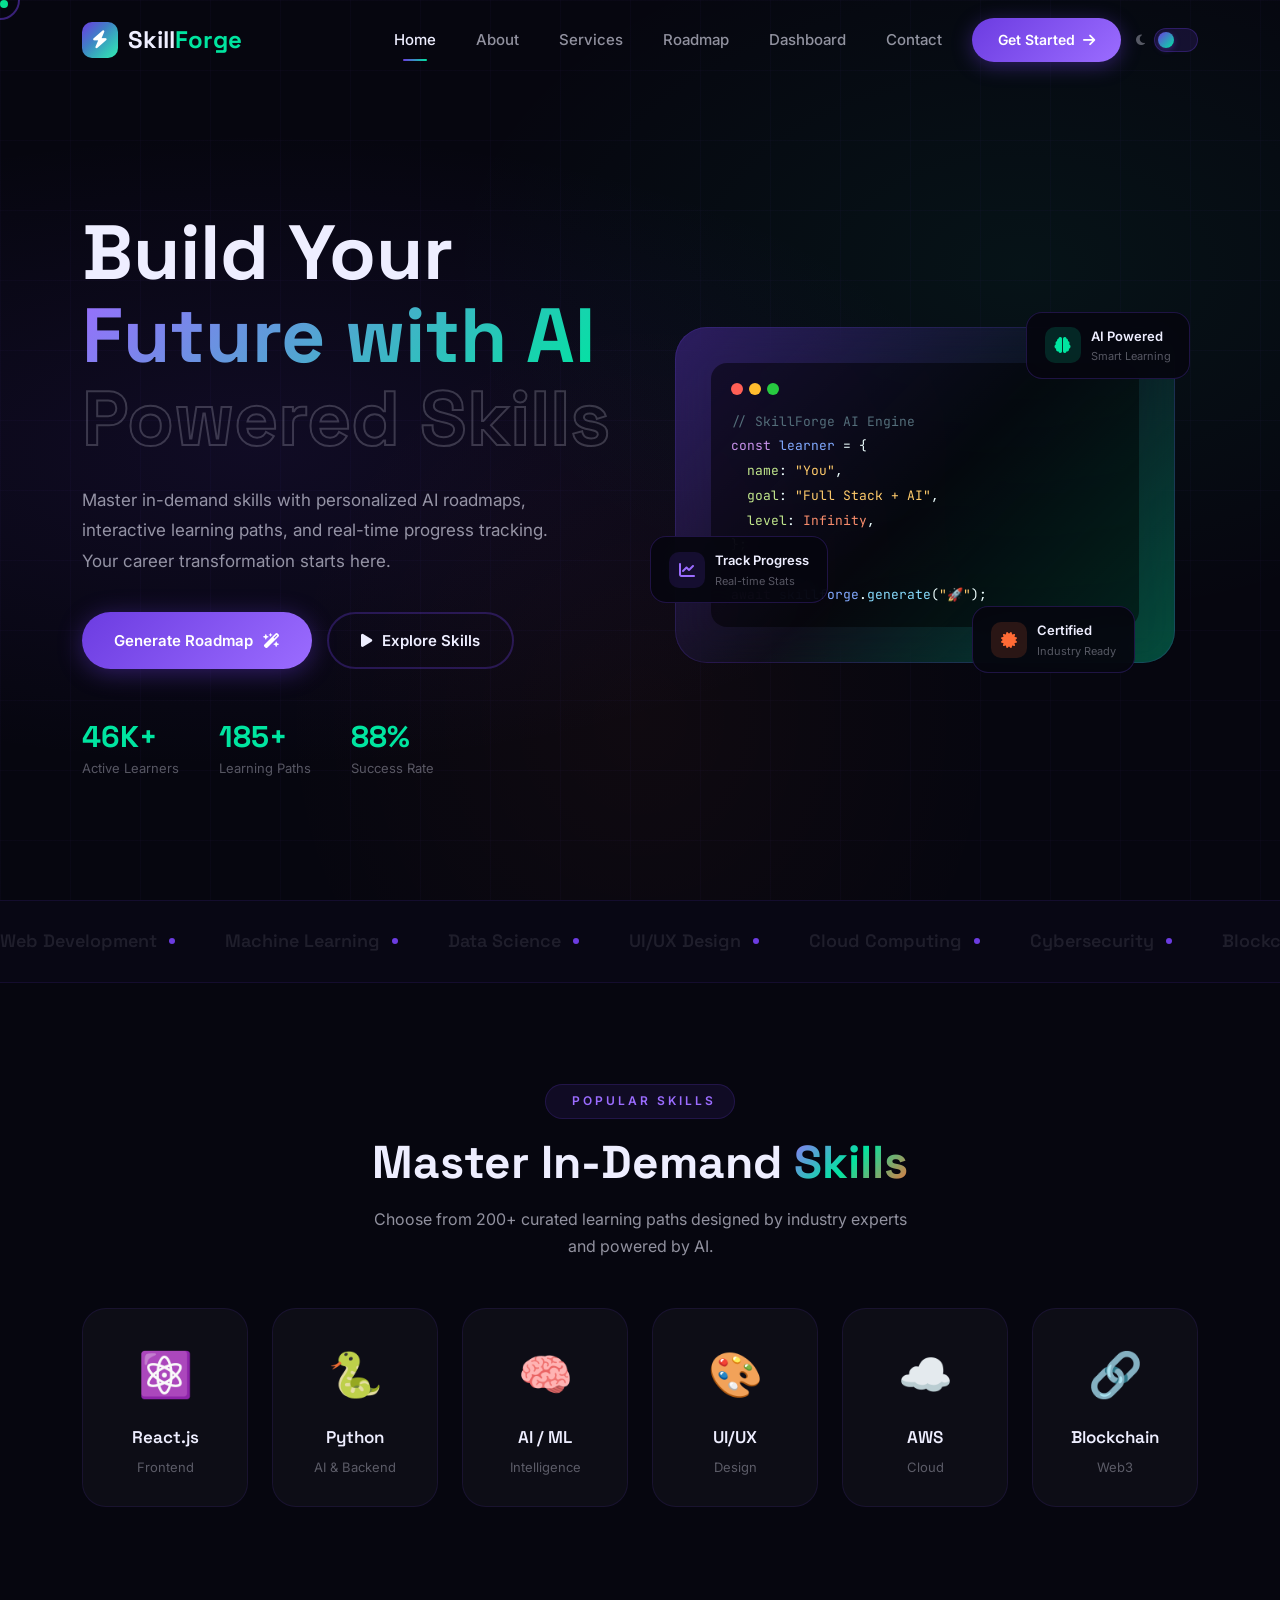
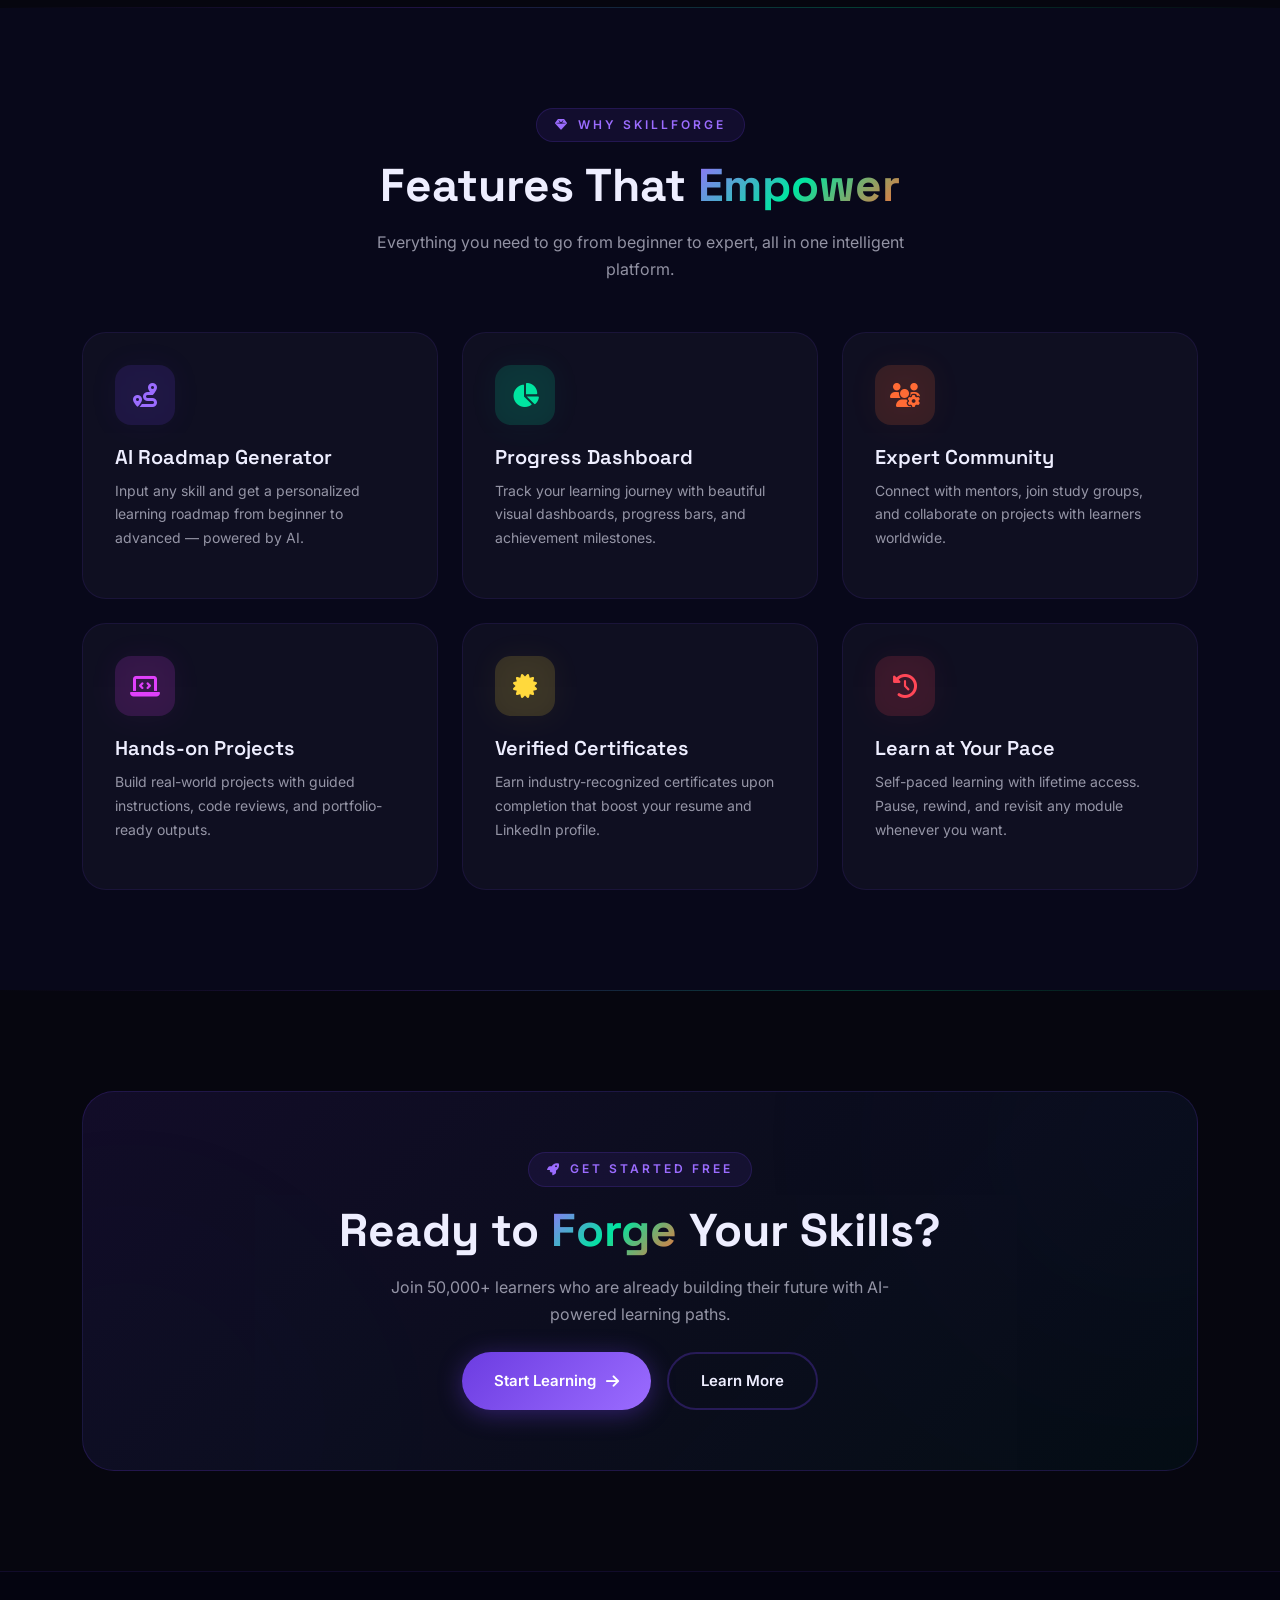
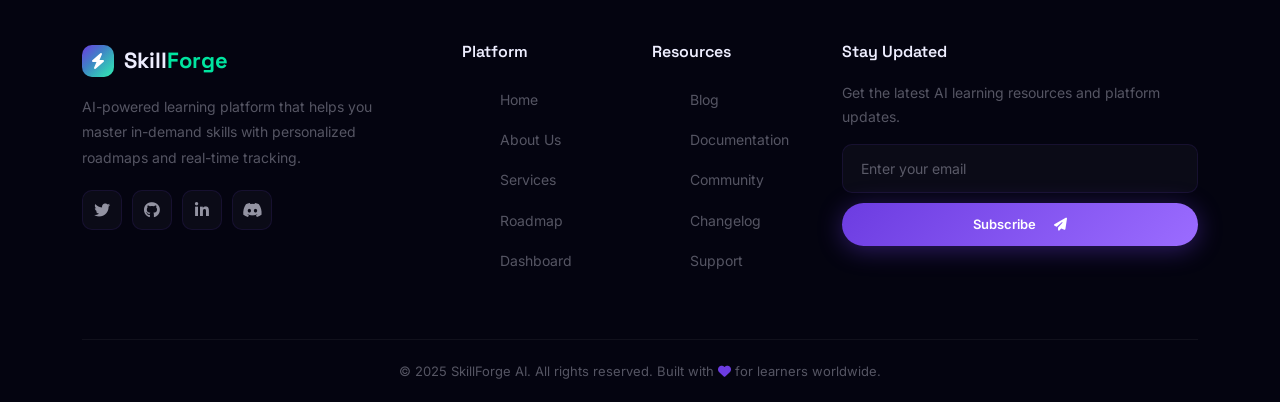
<file: index.html>
<!DOCTYPE html>
<html lang="en">

<head>
    <meta charset="UTF-8">
    <meta name="viewport" content="width=device-width, initial-scale=1.0">
    <title>SkillForge AI — Build Your Future with AI</title>
    <link href="https://cdn.jsdelivr.net/npm/bootstrap@5.3.0/dist/css/bootstrap.min.css" rel="stylesheet">
    <link href="https://cdnjs.cloudflare.com/ajax/libs/font-awesome/6.4.0/css/all.min.css" rel="stylesheet">
    <link href="style.css" rel="stylesheet">
    <link rel="icon" type="image/png" href="img/icon.png">
    <script>
        (function () {
            var t = localStorage.getItem('sf-theme') || 'dark';
            document.documentElement.setAttribute('data-theme', t);
        })();
    </script>
</head>

<body>
    <div class="preloader" id="preloader">
        <div class="dna-loader">
            <span></span><span></span><span></span><span></span>
            <span></span><span></span><span></span><span></span>
        </div>
        <div class="preloader-text">
            <span>S</span><span>k</span><span>i</span><span>l</span><span>l</span>
            <span>F</span><span>o</span><span>r</span><span>g</span><span>e</span>
            <span> </span><span>A</span><span>I</span>
        </div>
    </div>

    <div class="cursor-dot" id="cursorDot"></div>
    <div class="cursor-ring" id="cursorRing"></div>

    <nav class="sf-navbar navbar navbar-expand-lg fixed-top" id="sfNavbar">
        <div class="container">
            <a class="sf-brand" href="index.html">
                <div class="brand-icon"><i class="fas fa-bolt"></i></div>
                <div class="brand-text">Skill<span>Forge</span></div>
            </a>
            <button class="navbar-toggler" data-bs-toggle="collapse" data-bs-target="#sfNavCollapse">
                <span class="navbar-toggler-icon"></span>
            </button>
            <div class="collapse navbar-collapse" id="sfNavCollapse">
                <ul class="navbar-nav ms-auto align-items-center gap-1">
                    <li class="nav-item"><a class="nav-link sf-nav-link active" href="index.html">Home</a></li>
                    <li class="nav-item"><a class="nav-link sf-nav-link" href="about.html">About</a></li>
                    <li class="nav-item"><a class="nav-link sf-nav-link" href="services.html">Services</a></li>
                    <li class="nav-item"><a class="nav-link sf-nav-link" href="roadmap.html">Roadmap</a></li>
                    <li class="nav-item"><a class="nav-link sf-nav-link" href="dashboard.html">Dashboard</a></li>
                    <li class="nav-item"><a class="nav-link sf-nav-link" href="contact.html">Contact</a></li>
                    <li class="nav-item ms-lg-2">
                        <a class="nav-link sf-nav-cta" href="dashboard.html">
                            Get Started <i class="fas fa-arrow-right ms-1"></i>
                        </a>
                    </li>
                    <li class="nav-item ms-lg-2 d-flex align-items-center">
                        <div class="theme-toggle-wrap">
                            <span class="theme-icon-label" id="themeIconLabel"><i class="fas fa-moon"></i></span>
                            <div class="theme-toggle" id="themeToggle" title="Toggle theme">
                                <div class="theme-toggle-knob"></div>
                            </div>
                        </div>
                    </li>
                </ul>
            </div>
        </div>
    </nav>

    <section class="home-hero">
        <div class="hero-grid"></div>
        <div class="particle-field"></div>
        <div class="container position-relative" style="z-index:2;">
            <div class="row align-items-center">
                <div class="col-lg-6">
                    <h1 class="hero-title reveal">
                        <span class="line-1">Build Your</span><br>
                        <span class="line-2">Future with AI</span><br>
                        <span class="line-3">Powered Skills</span>
                    </h1>
                    <p class="hero-desc reveal">
                        Master in-demand skills with personalized AI roadmaps, interactive learning paths, and real-time
                        progress tracking. Your career transformation starts here.
                    </p>
                    <div class="hero-buttons reveal">
                        <a href="roadmap.html" class="sf-btn sf-btn-primary">
                            Generate Roadmap <i class="fas fa-wand-magic-sparkles"></i>
                        </a>
                        <a href="services.html" class="sf-btn sf-btn-outline">
                            <i class="fas fa-play"></i> Explore Skills
                        </a>
                    </div>
                    <div class="hero-stats reveal">
                        <div class="hero-stat">
                            <h4><span class="counter" data-target="50" data-suffix="K+">0</span></h4>
                            <p>Active Learners</p>
                        </div>
                        <div class="hero-stat">
                            <h4><span class="counter" data-target="200" data-suffix="+">0</span></h4>
                            <p>Learning Paths</p>
                        </div>
                        <div class="hero-stat">
                            <h4><span class="counter" data-target="95" data-suffix="%">0</span></h4>
                            <p>Success Rate</p>
                        </div>
                    </div>
                </div>
                <div class="col-lg-6 mt-5 mt-lg-0">
                    <div class="hero-visual reveal-right">
                        <div class="hero-main-visual">
                            <div class="hero-glass-card">
                                <div class="hero-terminal">
                                    <div class="terminal-dots">
                                        <span></span><span></span><span></span>
                                    </div>
                                    <div class="terminal-line"><span class="t-comment">// SkillForge AI Engine</span>
                                    </div>
                                    <div class="terminal-line"><span class="t-purple">const</span> <span
                                            class="t-blue">learner</span> <span class="t-white">= {</span></div>
                                    <div class="terminal-line">&nbsp;&nbsp;<span class="t-green">name</span><span
                                            class="t-white">:</span> <span class="t-yellow">"You"</span><span
                                            class="t-white">,</span></div>
                                    <div class="terminal-line">&nbsp;&nbsp;<span class="t-green">goal</span><span
                                            class="t-white">:</span> <span class="t-yellow">"Full Stack +
                                            AI"</span><span class="t-white">,</span></div>
                                    <div class="terminal-line">&nbsp;&nbsp;<span class="t-green">level</span><span
                                            class="t-white">:</span> <span class="t-orange">Infinity</span><span
                                            class="t-white">,</span></div>
                                    <div class="terminal-line"><span class="t-white">};</span></div>
                                    <div class="terminal-line"><br></div>
                                    <div class="terminal-line"><span class="t-purple">await</span> <span
                                            class="t-blue">skillforge</span><span class="t-white">.</span><span
                                            class="t-cyan">generate</span><span class="t-white">(</span><span
                                            class="t-yellow">"🚀"</span><span class="t-white">);</span></div>
                                </div>
                            </div>

                            <div class="hero-float hf-1">
                                <div class="hf-icon icon-cyan"><i class="fas fa-brain"></i></div>
                                <div class="hf-info">
                                    <div class="hf-title">AI Powered</div>
                                    <div class="hf-sub">Smart Learning</div>
                                </div>
                            </div>
                            <div class="hero-float hf-2">
                                <div class="hf-icon icon-purple"><i class="fas fa-chart-line"></i></div>
                                <div class="hf-info">
                                    <div class="hf-title">Track Progress</div>
                                    <div class="hf-sub">Real-time Stats</div>
                                </div>
                            </div>
                            <div class="hero-float hf-3">
                                <div class="hf-icon icon-orange"><i class="fas fa-certificate"></i></div>
                                <div class="hf-info">
                                    <div class="hf-title">Certified</div>
                                    <div class="hf-sub">Industry Ready</div>
                                </div>
                            </div>
                        </div>
                    </div>
                </div>
            </div>
        </div>
    </section>

    <div class="marquee-strip">
        <div class="marquee-track">
            <span class="marquee-item">Web Development <span class="dot"></span></span>
            <span class="marquee-item">Machine Learning <span class="dot"></span></span>
            <span class="marquee-item">Data Science <span class="dot"></span></span>
            <span class="marquee-item">UI/UX Design <span class="dot"></span></span>
            <span class="marquee-item">Cloud Computing <span class="dot"></span></span>
            <span class="marquee-item">Cybersecurity <span class="dot"></span></span>
            <span class="marquee-item">Blockchain <span class="dot"></span></span>
            <span class="marquee-item">DevOps <span class="dot"></span></span>
            <span class="marquee-item">Web Development <span class="dot"></span></span>
            <span class="marquee-item">Machine Learning <span class="dot"></span></span>
            <span class="marquee-item">Data Science <span class="dot"></span></span>
            <span class="marquee-item">UI/UX Design <span class="dot"></span></span>
            <span class="marquee-item">Cloud Computing <span class="dot"></span></span>
            <span class="marquee-item">Cybersecurity <span class="dot"></span></span>
            <span class="marquee-item">Blockchain <span class="dot"></span></span>
            <span class="marquee-item">DevOps <span class="dot"></span></span>
        </div>
    </div>

    <section class="sf-section">
        <div class="container">
            <div class="text-center mb-5 reveal">
                <div class="section-badge"><i class="fas fa-sparkles"></i> Popular Skills</div>
                <h2 class="section-title">Master In-Demand <span class="gradient-text">Skills</span></h2>
                <p class="section-desc mx-auto">Choose from 200+ curated learning paths designed by industry experts and
                    powered by AI.</p>
            </div>
            <div class="row g-4">
                <div class="col-lg-2 col-md-4 col-6 reveal delay-1">
                    <div class="skill-preview-card">
                        <span class="skill-emoji">⚛️</span>
                        <h5>React.js</h5>
                        <p>Frontend</p>
                    </div>
                </div>
                <div class="col-lg-2 col-md-4 col-6 reveal delay-2">
                    <div class="skill-preview-card">
                        <span class="skill-emoji">🐍</span>
                        <h5>Python</h5>
                        <p>AI & Backend</p>
                    </div>
                </div>
                <div class="col-lg-2 col-md-4 col-6 reveal delay-3">
                    <div class="skill-preview-card">
                        <span class="skill-emoji">🧠</span>
                        <h5>AI / ML</h5>
                        <p>Intelligence</p>
                    </div>
                </div>
                <div class="col-lg-2 col-md-4 col-6 reveal delay-4">
                    <div class="skill-preview-card">
                        <span class="skill-emoji">🎨</span>
                        <h5>UI/UX</h5>
                        <p>Design</p>
                    </div>
                </div>
                <div class="col-lg-2 col-md-4 col-6 reveal delay-5">
                    <div class="skill-preview-card">
                        <span class="skill-emoji">☁️</span>
                        <h5>AWS</h5>
                        <p>Cloud</p>
                    </div>
                </div>
                <div class="col-lg-2 col-md-4 col-6 reveal delay-6">
                    <div class="skill-preview-card">
                        <span class="skill-emoji">🔗</span>
                        <h5>Blockchain</h5>
                        <p>Web3</p>
                    </div>
                </div>
            </div>
        </div>
    </section>

    <hr class="glow-divider">

    <section class="sf-section sf-section-alt">
        <div class="container">
            <div class="text-center mb-5 reveal">
                <div class="section-badge"><i class="fas fa-gem"></i> Why SkillForge</div>
                <h2 class="section-title">Features That <span class="gradient-text">Empower</span></h2>
                <p class="section-desc mx-auto">Everything you need to go from beginner to expert, all in one
                    intelligent platform.</p>
            </div>
            <div class="row g-4">
                <div class="col-lg-4 col-md-6 reveal delay-1">
                    <div class="sf-card">
                        <div class="sf-icon-box icon-purple"><i class="fas fa-route"></i></div>
                        <h5 style="font-family:var(--font-heading);font-weight:600;margin-bottom:10px;">AI Roadmap
                            Generator</h5>
                        <p style="color:var(--text-secondary);font-size:14px;">Input any skill and get a personalized
                            learning roadmap from beginner to advanced — powered by AI.</p>
                    </div>
                </div>
                <div class="col-lg-4 col-md-6 reveal delay-2">
                    <div class="sf-card">
                        <div class="sf-icon-box icon-cyan"><i class="fas fa-chart-pie"></i></div>
                        <h5 style="font-family:var(--font-heading);font-weight:600;margin-bottom:10px;">Progress
                            Dashboard</h5>
                        <p style="color:var(--text-secondary);font-size:14px;">Track your learning journey with
                            beautiful visual dashboards, progress bars, and achievement milestones.</p>
                    </div>
                </div>
                <div class="col-lg-4 col-md-6 reveal delay-3">
                    <div class="sf-card">
                        <div class="sf-icon-box icon-orange"><i class="fas fa-users-gear"></i></div>
                        <h5 style="font-family:var(--font-heading);font-weight:600;margin-bottom:10px;">Expert Community
                        </h5>
                        <p style="color:var(--text-secondary);font-size:14px;">Connect with mentors, join study groups,
                            and collaborate on projects with learners worldwide.</p>
                    </div>
                </div>
                <div class="col-lg-4 col-md-6 reveal delay-4">
                    <div class="sf-card">
                        <div class="sf-icon-box icon-magenta"><i class="fas fa-laptop-code"></i></div>
                        <h5 style="font-family:var(--font-heading);font-weight:600;margin-bottom:10px;">Hands-on
                            Projects</h5>
                        <p style="color:var(--text-secondary);font-size:14px;">Build real-world projects with guided
                            instructions, code reviews, and portfolio-ready outputs.</p>
                    </div>
                </div>
                <div class="col-lg-4 col-md-6 reveal delay-5">
                    <div class="sf-card">
                        <div class="sf-icon-box icon-yellow"><i class="fas fa-certificate"></i></div>
                        <h5 style="font-family:var(--font-heading);font-weight:600;margin-bottom:10px;">Verified
                            Certificates</h5>
                        <p style="color:var(--text-secondary);font-size:14px;">Earn industry-recognized certificates
                            upon completion that boost your resume and LinkedIn profile.</p>
                    </div>
                </div>
                <div class="col-lg-4 col-md-6 reveal delay-6">
                    <div class="sf-card">
                        <div class="sf-icon-box icon-red"><i class="fas fa-clock-rotate-left"></i></div>
                        <h5 style="font-family:var(--font-heading);font-weight:600;margin-bottom:10px;">Learn at Your
                            Pace</h5>
                        <p style="color:var(--text-secondary);font-size:14px;">Self-paced learning with lifetime access.
                            Pause, rewind, and revisit any module whenever you want.</p>
                    </div>
                </div>
            </div>
        </div>
    </section>

    <hr class="glow-divider">

    <section class="sf-section">
        <div class="container reveal">
            <div class="cta-box">
                <div class="section-badge"><i class="fas fa-rocket"></i> Get Started Free</div>
                <h2 class="section-title">Ready to <span class="gradient-text">Forge</span> Your Skills?</h2>
                <p class="section-desc mx-auto mb-4">Join 50,000+ learners who are already building their future with
                    AI-powered learning paths.</p>
                <div class="d-flex gap-3 justify-content-center flex-wrap">
                    <a href="roadmap.html" class="sf-btn sf-btn-primary">
                        Start Learning <i class="fas fa-arrow-right"></i>
                    </a>
                    <a href="about.html" class="sf-btn sf-btn-outline">
                        Learn More
                    </a>
                </div>
            </div>
        </div>
    </section>

    <footer class="sf-footer">
        <div class="container">
            <div class="row g-4">
                <div class="col-lg-4 col-md-6">
                    <div class="footer-brand">
                        <a class="sf-brand" href="index.html" style="font-size:22px;">
                            <div class="brand-icon" style="width:32px;height:32px;font-size:16px;"><i
                                    class="fas fa-bolt"></i></div>
                            <div class="brand-text">Skill<span>Forge</span></div>
                        </a>
                        <p>AI-powered learning platform that helps you master in-demand skills with personalized
                            roadmaps and real-time tracking.</p>
                        <div class="footer-social">
                            <a href="#"><i class="fab fa-twitter"></i></a>
                            <a href="#"><i class="fab fa-github"></i></a>
                            <a href="#"><i class="fab fa-linkedin-in"></i></a>
                            <a href="#"><i class="fab fa-discord"></i></a>
                        </div>
                    </div>
                </div>
                <div class="col-lg-2 col-md-6 col-6">
                    <h6>Platform</h6>
                    <ul class="footer-links">
                        <li><a href="index.html">Home</a></li>
                        <li><a href="about.html">About Us</a></li>
                        <li><a href="services.html">Services</a></li>
                        <li><a href="roadmap.html">Roadmap</a></li>
                        <li><a href="dashboard.html">Dashboard</a></li>
                    </ul>
                </div>
                <div class="col-lg-2 col-md-6 col-6">
                    <h6>Resources</h6>
                    <ul class="footer-links">
                        <li><a href="#">Blog</a></li>
                        <li><a href="#">Documentation</a></li>
                        <li><a href="#">Community</a></li>
                        <li><a href="#">Changelog</a></li>
                        <li><a href="contact.html">Support</a></li>
                    </ul>
                </div>
                <div class="col-lg-4 col-md-6">
                    <h6>Stay Updated</h6>
                    <p style="font-size:14px;color:var(--text-muted);margin-bottom:15px;">Get the latest AI learning
                        resources and platform updates.</p>
                    <div class="footer-newsletter">
                        <input type="email" placeholder="Enter your email">
                        <button class="sf-btn sf-btn-primary sf-btn-sm w-100 justify-content-center"
                            style="border:none;">
                            Subscribe <i class="fas fa-paper-plane ms-2"></i>
                        </button>
                    </div>
                </div>
            </div>
            <div class="footer-bottom">
                <p>© 2025 SkillForge AI. All rights reserved. Built with <i class="fas fa-heart"
                        style="color:var(--primary);"></i> for learners worldwide.</p>
            </div>
        </div>
    </footer>

    <button class="scroll-top" id="scrollTopBtn"><i class="fas fa-arrow-up"></i></button>

    <script src="https://cdn.jsdelivr.net/npm/bootstrap@5.3.0/dist/js/bootstrap.bundle.min.js"></script>
    <script src="script.js"></script>
</body>

</html>
</file>
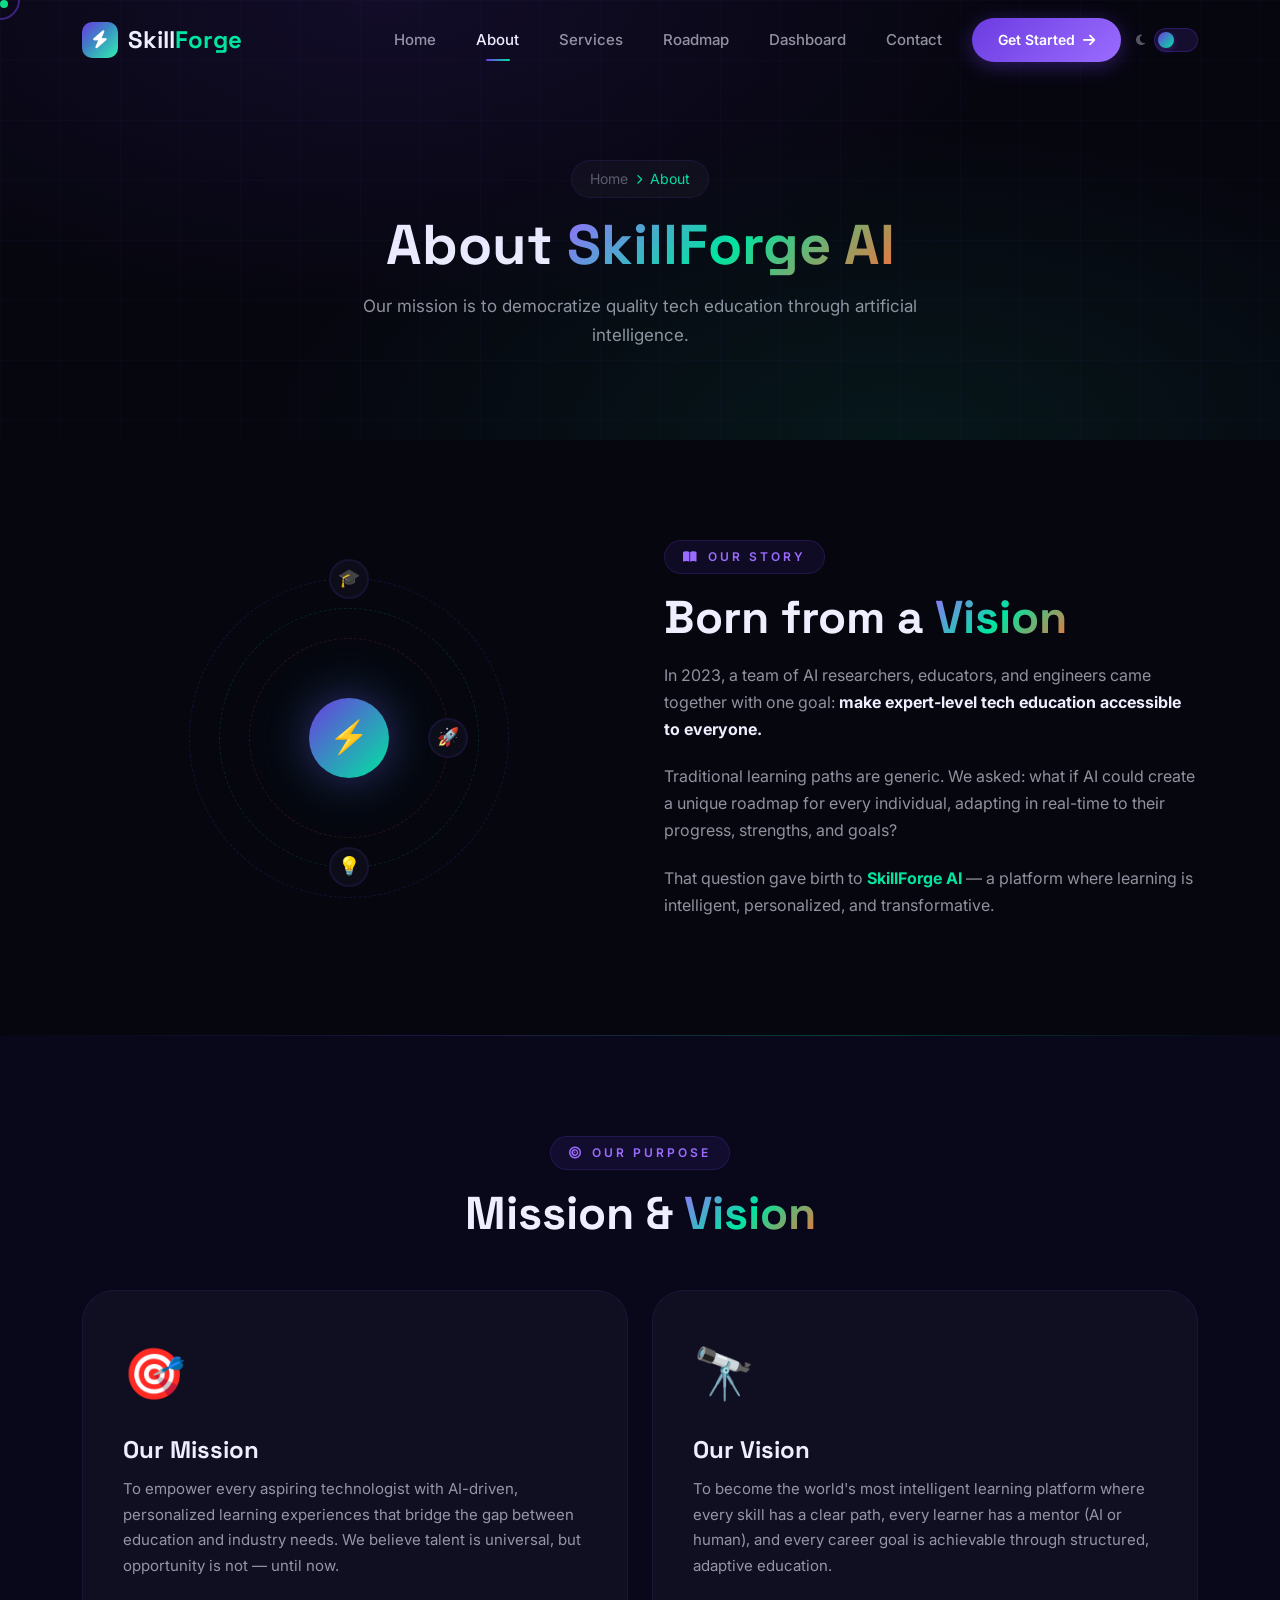
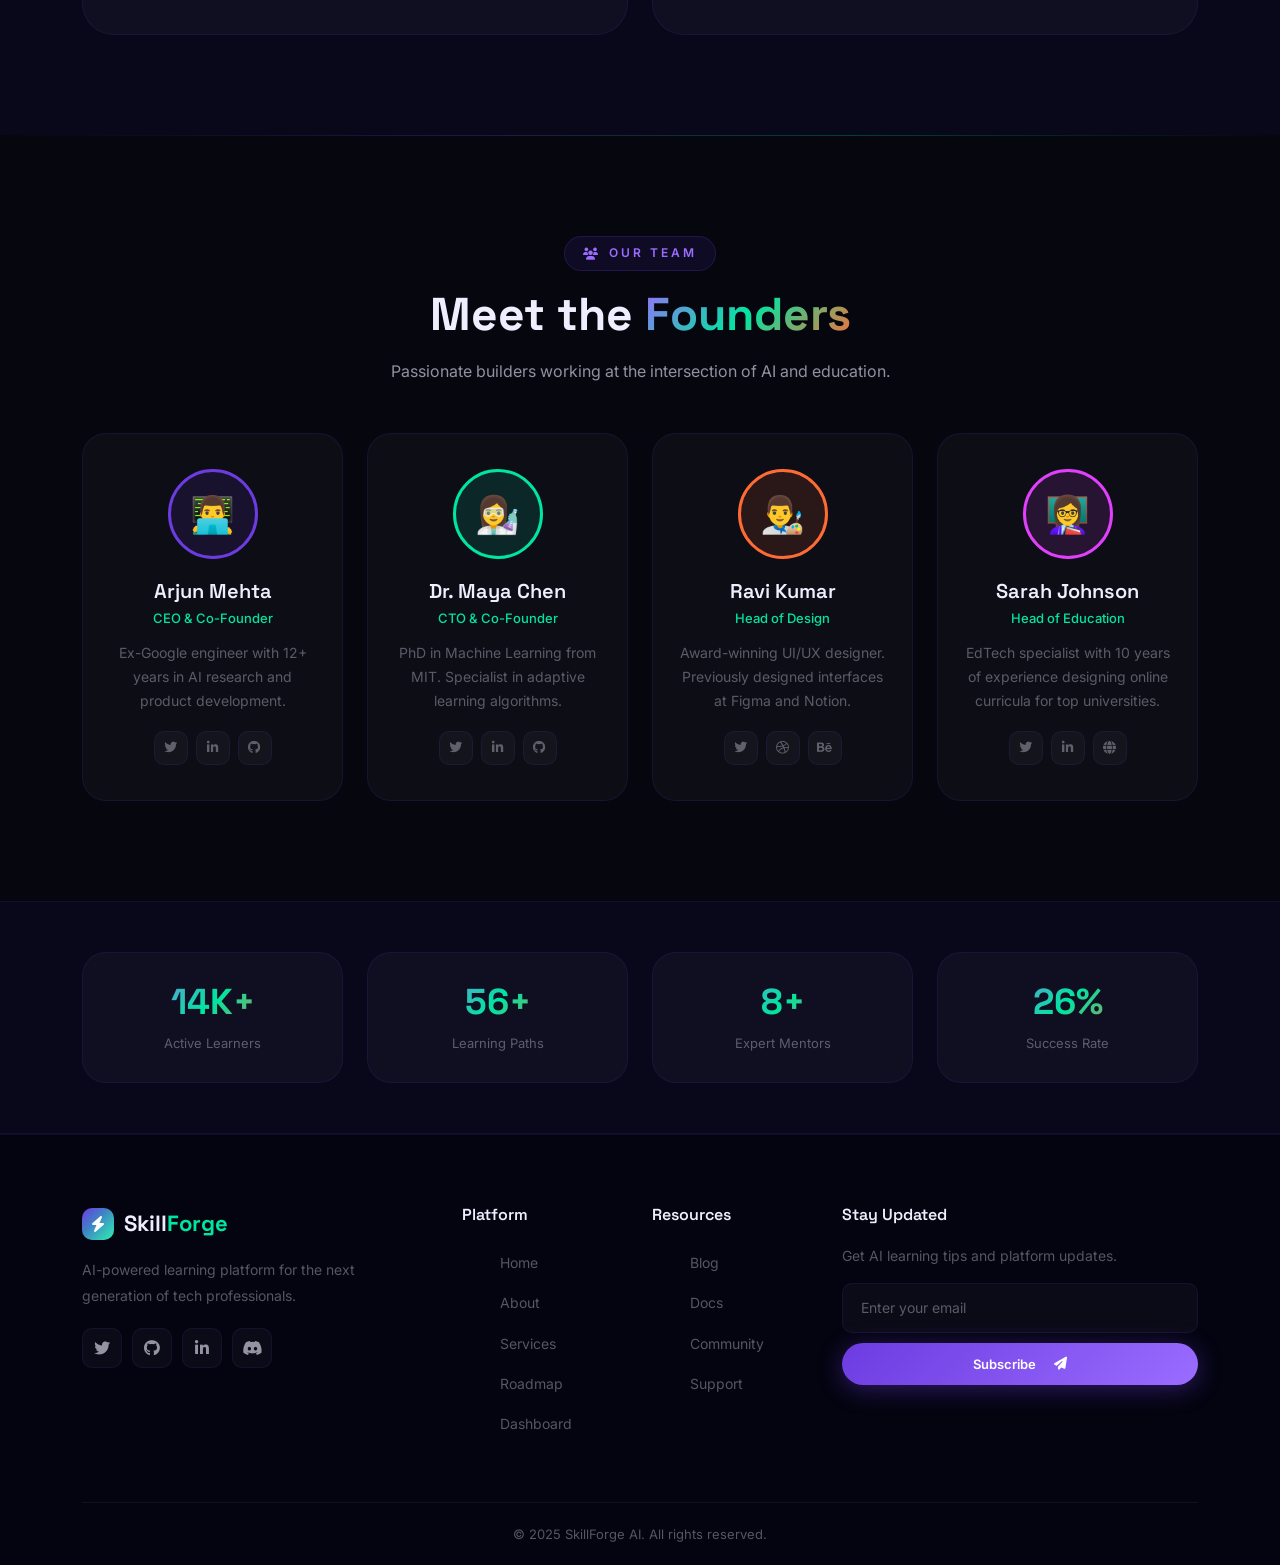
<file: about.html>
<!DOCTYPE html>
<html lang="en">

<head>
    <meta charset="UTF-8">
    <meta name="viewport" content="width=device-width, initial-scale=1.0">
    <title>About — SkillForge AI</title>
    <link href="https://cdn.jsdelivr.net/npm/bootstrap@5.3.0/dist/css/bootstrap.min.css" rel="stylesheet">
    <link href="https://cdnjs.cloudflare.com/ajax/libs/font-awesome/6.4.0/css/all.min.css" rel="stylesheet">
    <link href="style.css" rel="stylesheet">
    <link rel="icon" type="image/png" href="img/icon.png">
    <script>
        (function () {
            var t = localStorage.getItem('sf-theme') || 'dark';
            document.documentElement.setAttribute('data-theme', t);
        })();
    </script>
</head>

<body>
    <div class="cursor-dot" id="cursorDot"></div>
    <div class="cursor-ring" id="cursorRing"></div>

    <nav class="sf-navbar navbar navbar-expand-lg fixed-top" id="sfNavbar">
        <div class="container">
            <a class="sf-brand" href="index.html">
                <div class="brand-icon"><i class="fas fa-bolt"></i></div>
                <div class="brand-text">Skill<span>Forge</span></div>
            </a>
            <button class="navbar-toggler" data-bs-toggle="collapse" data-bs-target="#sfNavCollapse"><span
                    class="navbar-toggler-icon"></span></button>
            <div class="collapse navbar-collapse" id="sfNavCollapse">
                <ul class="navbar-nav ms-auto align-items-center gap-1">
                    <li class="nav-item"><a class="nav-link sf-nav-link" href="index.html">Home</a></li>
                    <li class="nav-item"><a class="nav-link sf-nav-link active" href="about.html">About</a></li>
                    <li class="nav-item"><a class="nav-link sf-nav-link" href="services.html">Services</a></li>
                    <li class="nav-item"><a class="nav-link sf-nav-link" href="roadmap.html">Roadmap</a></li>
                    <li class="nav-item"><a class="nav-link sf-nav-link" href="dashboard.html">Dashboard</a></li>
                    <li class="nav-item"><a class="nav-link sf-nav-link" href="contact.html">Contact</a></li>
                    <li class="nav-item ms-lg-2"><a class="nav-link sf-nav-cta" href="dashboard.html">Get Started <i
                                class="fas fa-arrow-right ms-1"></i></a></li>
                    <li class="nav-item ms-lg-2 d-flex align-items-center">
                        <div class="theme-toggle-wrap">
                            <span class="theme-icon-label" id="themeIconLabel"><i class="fas fa-moon"></i></span>
                            <div class="theme-toggle" id="themeToggle" title="Toggle theme">
                                <div class="theme-toggle-knob"></div>
                            </div>
                        </div>
                    </li>
                </ul>
            </div>
        </div>
    </nav>

    <section class="page-banner">
        <div class="grid-bg"></div>
        <div class="particle-field"></div>
        <div class="container">
            <div class="page-breadcrumb"><a href="index.html">Home</a> <i class="fas fa-chevron-right"
                    style="font-size:10px;"></i> About</div>
            <h1>About <span class="gradient-text">SkillForge AI</span></h1>
            <p>Our mission is to democratize quality tech education through artificial intelligence.</p>
        </div>
    </section>

    <section class="sf-section">
        <div class="container">
            <div class="row align-items-center g-5">
                <div class="col-lg-6 reveal-left">
                    <div style="text-align:center;">
                        <div class="orbit-container">
                            <div class="orbit-ring">
                                <div class="orbit-dot" style="top:-20px;left:50%;transform:translateX(-50%);">🎓</div>
                            </div>
                            <div class="orbit-ring">
                                <div class="orbit-dot" style="bottom:-20px;left:50%;transform:translateX(-50%);">💡
                                </div>
                            </div>
                            <div class="orbit-ring">
                                <div class="orbit-dot" style="top:50%;right:-20px;transform:translateY(-50%);">🚀</div>
                            </div>
                            <div class="orbit-center">⚡</div>
                        </div>
                    </div>
                </div>
                <div class="col-lg-6 reveal-right">
                    <div class="section-badge"><i class="fas fa-book-open"></i> Our Story</div>
                    <h2 class="section-title">Born from a <span class="gradient-text">Vision</span></h2>
                    <p style="color:var(--text-secondary);margin-bottom:20px;">In 2023, a team of AI researchers,
                        educators, and engineers came together with one goal: <strong
                            style="color:var(--text-primary);">make expert-level tech education accessible to
                            everyone.</strong></p>
                    <p style="color:var(--text-secondary);margin-bottom:20px;">Traditional learning paths are generic.
                        We asked: what if AI could create a unique roadmap for every individual, adapting in real-time
                        to their progress, strengths, and goals?</p>
                    <p style="color:var(--text-secondary);">That question gave birth to <strong
                            style="color:var(--cyan);">SkillForge AI</strong> — a platform where learning is
                        intelligent, personalized, and transformative.</p>
                </div>
            </div>
        </div>
    </section>

    <hr class="glow-divider">

    <section class="sf-section sf-section-alt">
        <div class="container">
            <div class="text-center mb-5 reveal">
                <div class="section-badge"><i class="fas fa-bullseye"></i> Our Purpose</div>
                <h2 class="section-title">Mission & <span class="gradient-text">Vision</span></h2>
            </div>
            <div class="row g-4">
                <div class="col-lg-6 reveal delay-1">
                    <div class="mission-card">
                        <span class="big-icon">🎯</span>
                        <h4>Our Mission</h4>
                        <p>To empower every aspiring technologist with AI-driven, personalized learning experiences that
                            bridge the gap between education and industry needs. We believe talent is universal, but
                            opportunity is not — until now.</p>
                    </div>
                </div>
                <div class="col-lg-6 reveal delay-2">
                    <div class="mission-card">
                        <span class="big-icon">🔭</span>
                        <h4>Our Vision</h4>
                        <p>To become the world's most intelligent learning platform where every skill has a clear path,
                            every learner has a mentor (AI or human), and every career goal is achievable through
                            structured, adaptive education.</p>
                    </div>
                </div>
            </div>
        </div>
    </section>

    <hr class="glow-divider">

    <section class="sf-section">
        <div class="container">
            <div class="text-center mb-5 reveal">
                <div class="section-badge"><i class="fas fa-users"></i> Our Team</div>
                <h2 class="section-title">Meet the <span class="gradient-text">Founders</span></h2>
                <p class="section-desc mx-auto">Passionate builders working at the intersection of AI and education.</p>
            </div>
            <div class="row g-4">
                <div class="col-lg-3 col-md-6 reveal delay-1">
                    <div class="team-card">
                        <div class="team-avatar" style="background:rgba(108,60,225,0.12);border-color:var(--primary);">
                            👨‍💻</div>
                        <h5>Arjun Mehta</h5>
                        <div class="role">CEO & Co-Founder</div>
                        <p>Ex-Google engineer with 12+ years in AI research and product development.</p>
                        <div class="team-social">
                            <a href="#"><i class="fab fa-twitter"></i></a>
                            <a href="#"><i class="fab fa-linkedin-in"></i></a>
                            <a href="#"><i class="fab fa-github"></i></a>
                        </div>
                    </div>
                </div>
                <div class="col-lg-3 col-md-6 reveal delay-2">
                    <div class="team-card">
                        <div class="team-avatar" style="background:rgba(0,229,160,0.12);border-color:var(--cyan);">👩‍🔬
                        </div>
                        <h5>Dr. Maya Chen</h5>
                        <div class="role">CTO & Co-Founder</div>
                        <p>PhD in Machine Learning from MIT. Specialist in adaptive learning algorithms.</p>
                        <div class="team-social">
                            <a href="#"><i class="fab fa-twitter"></i></a>
                            <a href="#"><i class="fab fa-linkedin-in"></i></a>
                            <a href="#"><i class="fab fa-github"></i></a>
                        </div>
                    </div>
                </div>
                <div class="col-lg-3 col-md-6 reveal delay-3">
                    <div class="team-card">
                        <div class="team-avatar" style="background:rgba(255,107,53,0.12);border-color:var(--orange);">
                            👨‍🎨</div>
                        <h5>Ravi Kumar</h5>
                        <div class="role">Head of Design</div>
                        <p>Award-winning UI/UX designer. Previously designed interfaces at Figma and Notion.</p>
                        <div class="team-social">
                            <a href="#"><i class="fab fa-twitter"></i></a>
                            <a href="#"><i class="fab fa-dribbble"></i></a>
                            <a href="#"><i class="fab fa-behance"></i></a>
                        </div>
                    </div>
                </div>
                <div class="col-lg-3 col-md-6 reveal delay-4">
                    <div class="team-card">
                        <div class="team-avatar" style="background:rgba(224,64,251,0.12);border-color:var(--magenta);">
                            👩‍🏫</div>
                        <h5>Sarah Johnson</h5>
                        <div class="role">Head of Education</div>
                        <p>EdTech specialist with 10 years of experience designing online curricula for top
                            universities.</p>
                        <div class="team-social">
                            <a href="#"><i class="fab fa-twitter"></i></a>
                            <a href="#"><i class="fab fa-linkedin-in"></i></a>
                            <a href="#"><i class="fas fa-globe"></i></a>
                        </div>
                    </div>
                </div>
            </div>
        </div>
    </section>

    <section class="counter-section">
        <div class="container">
            <div class="row">
                <div class="col-6 col-md-3 reveal">
                    <div class="stat-card">
                        <h3 class="gradient-text"><span class="counter" data-target="50" data-suffix="K+">0</span></h3>
                        <p>Active Learners</p>
                    </div>
                </div>
                <div class="col-6 col-md-3 reveal">
                    <div class="stat-card">
                        <h3 class="gradient-text"><span class="counter" data-target="200" data-suffix="+">0</span></h3>
                        <p>Learning Paths</p>
                    </div>
                </div>
                <div class="col-6 col-md-3 reveal">
                    <div class="stat-card">
                        <h3 class="gradient-text"><span class="counter" data-target="30" data-suffix="+">0</span></h3>
                        <p>Expert Mentors</p>
                    </div>
                </div>
                <div class="col-6 col-md-3 reveal">
                    <div class="stat-card">
                        <h3 class="gradient-text"><span class="counter" data-target="95" data-suffix="%">0</span></h3>
                        <p>Success Rate</p>
                    </div>
                </div>
            </div>
        </div>
    </section>

    <footer class="sf-footer">
        <div class="container">
            <div class="row g-4">
                <div class="col-lg-4 col-md-6">
                    <div class="footer-brand"><a class="sf-brand" href="index.html" style="font-size:22px;">
                            <div class="brand-icon" style="width:32px;height:32px;font-size:16px;"><i
                                    class="fas fa-bolt"></i></div>
                            <div class="brand-text">Skill<span>Forge</span></div>
                        </a>
                        <p>AI-powered learning platform for the next generation of tech professionals.</p>
                        <div class="footer-social"><a href="#"><i class="fab fa-twitter"></i></a><a href="#"><i
                                    class="fab fa-github"></i></a><a href="#"><i class="fab fa-linkedin-in"></i></a><a
                                href="#"><i class="fab fa-discord"></i></a></div>
                    </div>
                </div>
                <div class="col-lg-2 col-md-6 col-6">
                    <h6>Platform</h6>
                    <ul class="footer-links">
                        <li><a href="index.html">Home</a></li>
                        <li><a href="about.html">About</a></li>
                        <li><a href="services.html">Services</a></li>
                        <li><a href="roadmap.html">Roadmap</a></li>
                        <li><a href="dashboard.html">Dashboard</a></li>
                    </ul>
                </div>
                <div class="col-lg-2 col-md-6 col-6">
                    <h6>Resources</h6>
                    <ul class="footer-links">
                        <li><a href="#">Blog</a></li>
                        <li><a href="#">Docs</a></li>
                        <li><a href="#">Community</a></li>
                        <li><a href="contact.html">Support</a></li>
                    </ul>
                </div>
                <div class="col-lg-4 col-md-6">
                    <h6>Stay Updated</h6>
                    <p style="font-size:14px;color:var(--text-muted);margin-bottom:15px;">Get AI learning tips and
                        platform updates.</p>
                    <div class="footer-newsletter"><input type="email" placeholder="Enter your email"><button
                            class="sf-btn sf-btn-primary sf-btn-sm w-100 justify-content-center"
                            style="border:none;">Subscribe <i class="fas fa-paper-plane ms-2"></i></button></div>
                </div>
            </div>
            <div class="footer-bottom">
                <p>© 2025 SkillForge AI. All rights reserved.</p>
            </div>
        </div>
    </footer>
    <button class="scroll-top" id="scrollTopBtn"><i class="fas fa-arrow-up"></i></button>
    <script src="https://cdn.jsdelivr.net/npm/bootstrap@5.3.0/dist/js/bootstrap.bundle.min.js"></script>
    <script src="script.js"></script>
</body>

</html>
</file>
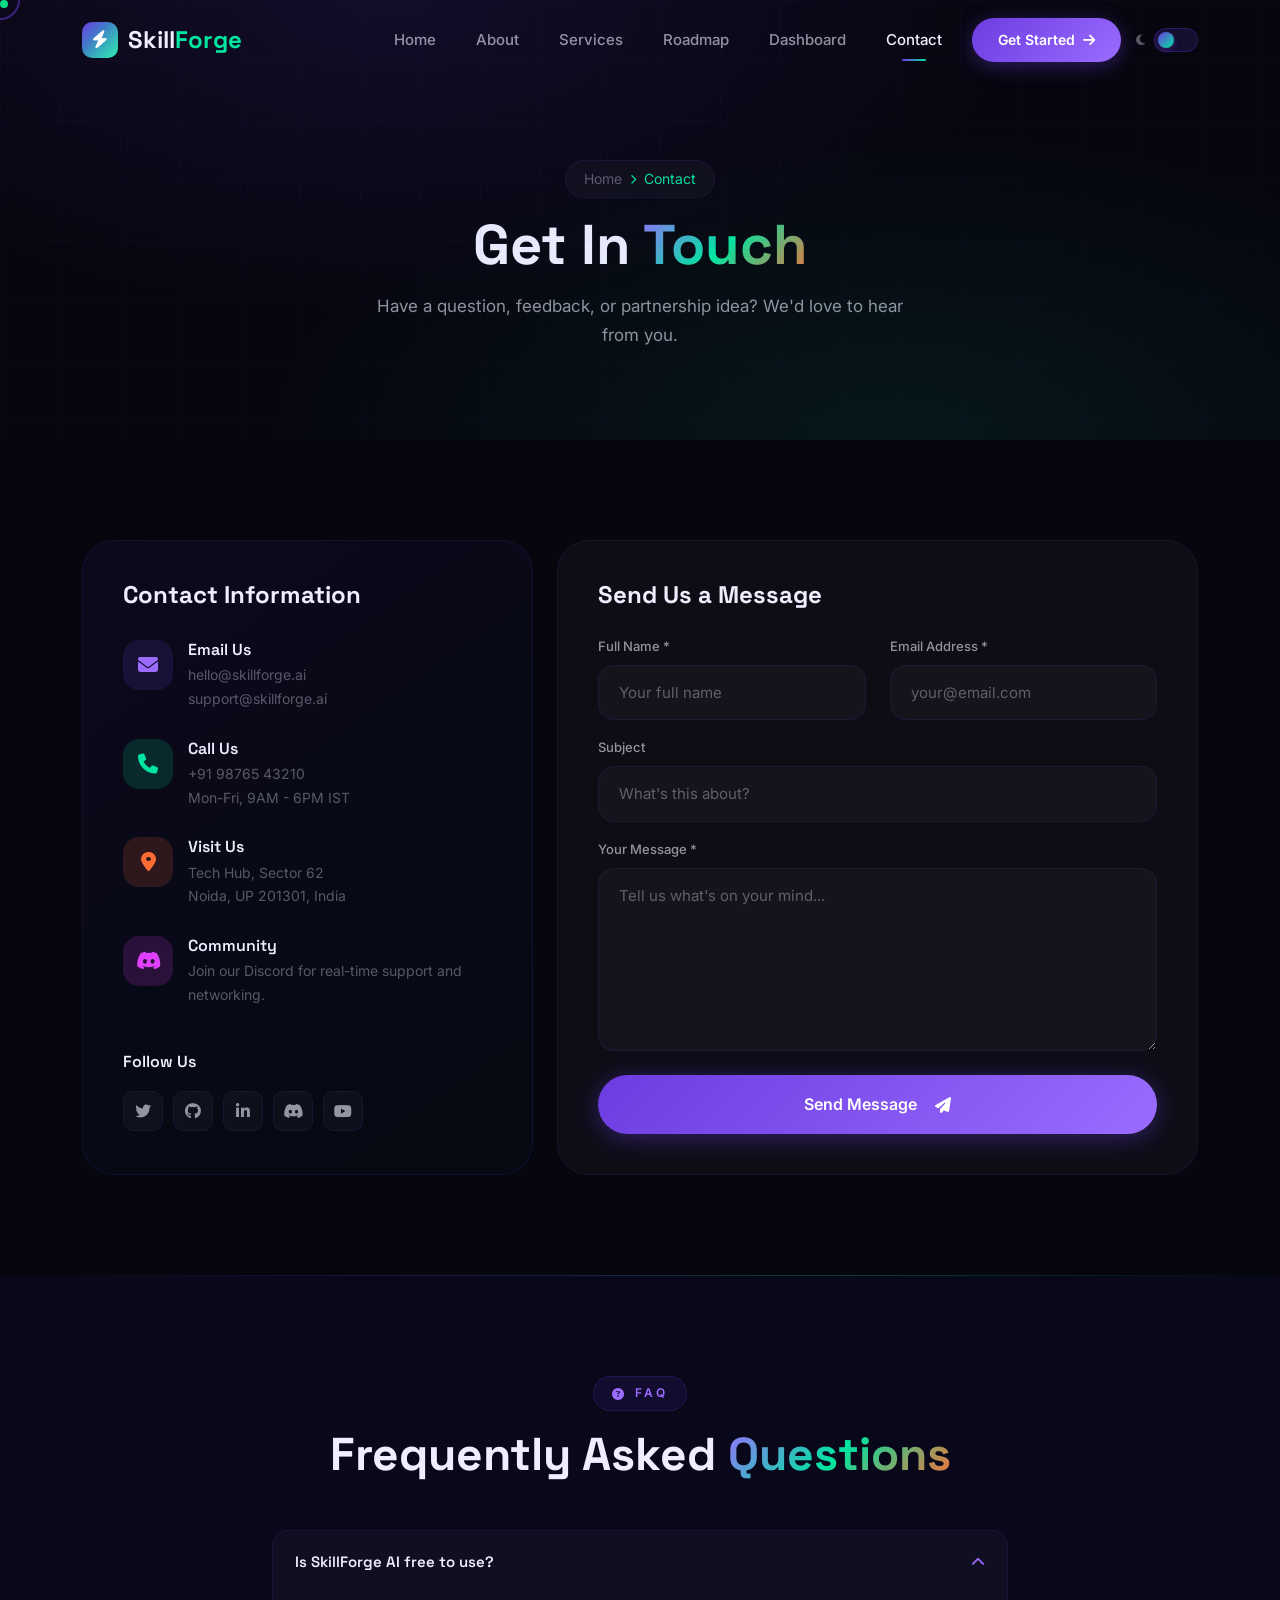
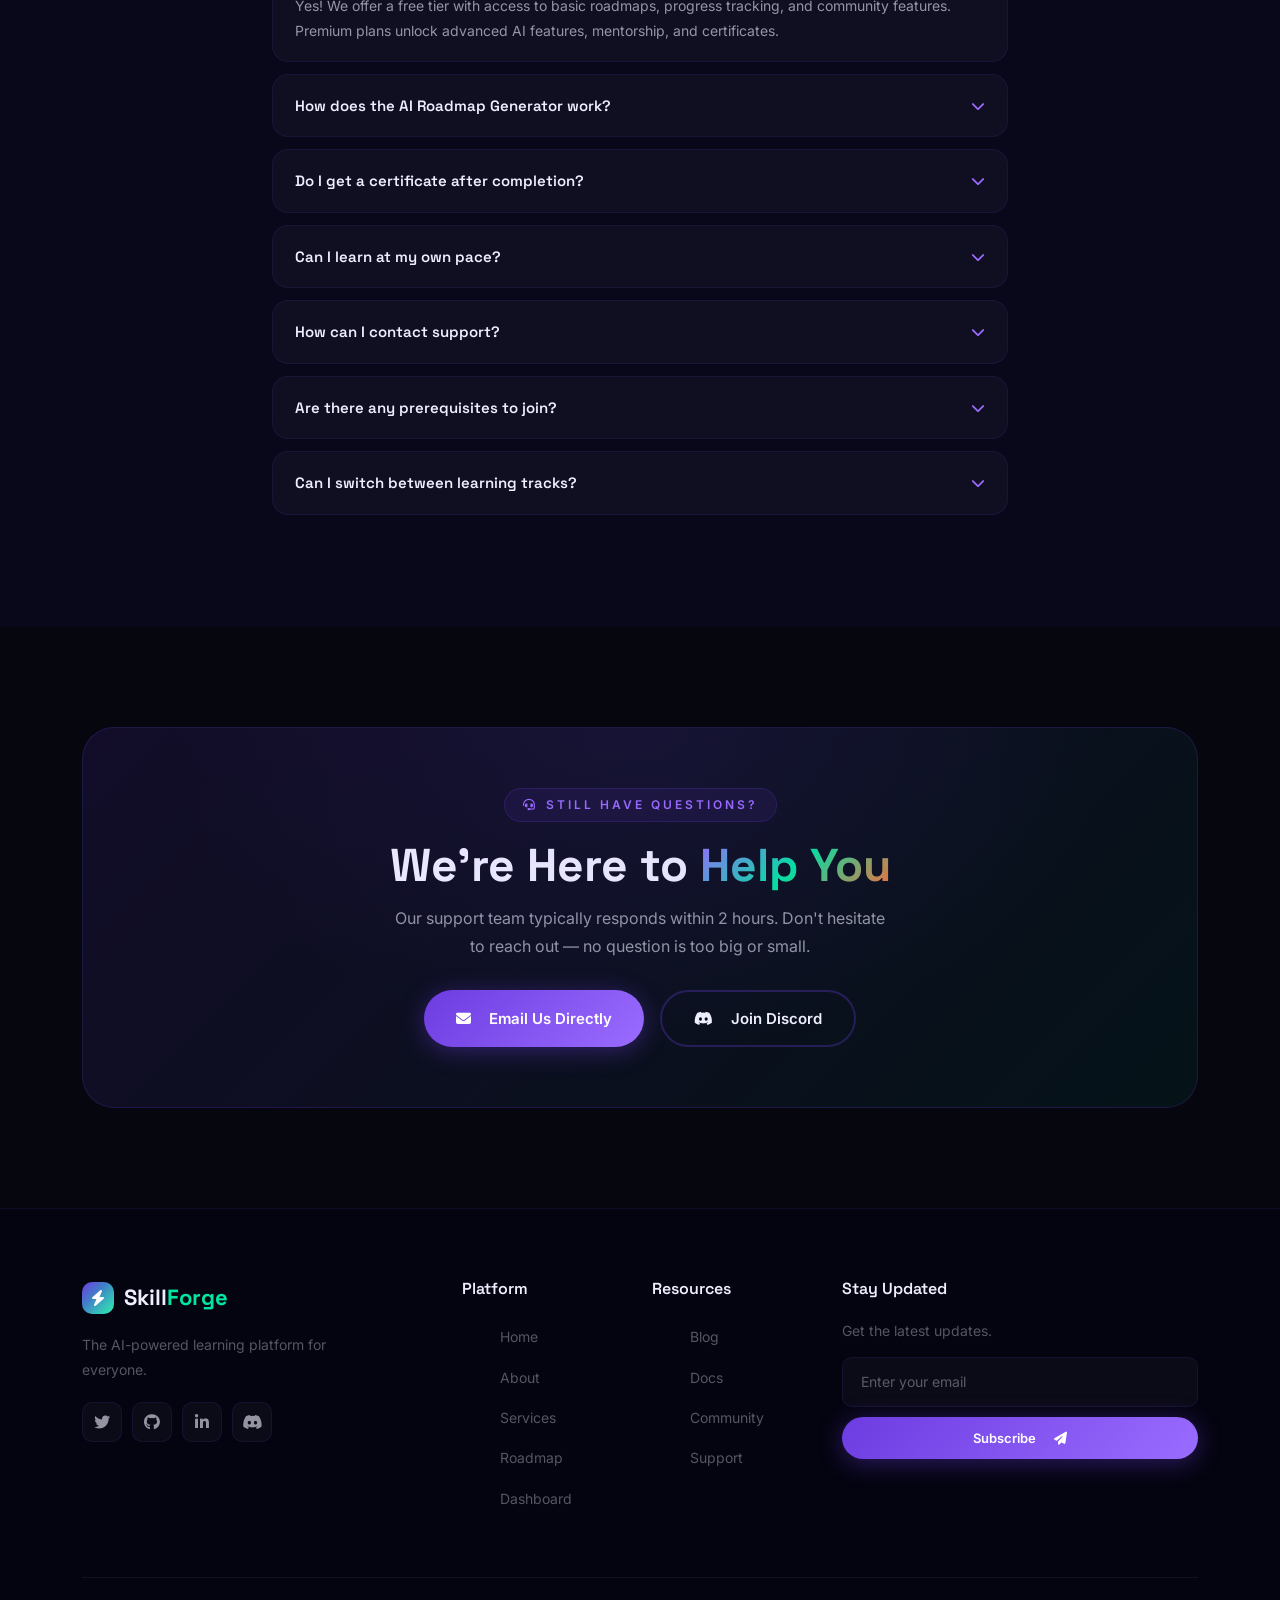
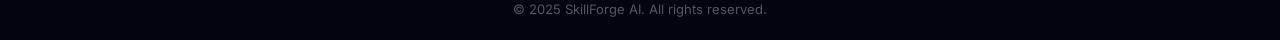
<file: contact.html>
<!DOCTYPE html>
<html lang="en" data-theme="dark">
<head>
    <meta charset="UTF-8">
    <meta name="viewport" content="width=device-width, initial-scale=1.0">
    <title>Contact — SkillForge AI</title>
    <link href="https://cdn.jsdelivr.net/npm/bootstrap@5.3.0/dist/css/bootstrap.min.css" rel="stylesheet">
    <link href="https://cdnjs.cloudflare.com/ajax/libs/font-awesome/6.4.0/css/all.min.css" rel="stylesheet">
    <link href="style.css" rel="stylesheet">
    <link rel="icon" type="image/png" href="img/icon.png">
    <script>
        (function () {
            var t = localStorage.getItem('sf-theme') || 'dark';
            document.documentElement.setAttribute('data-theme', t);
        })();
    </script>
</head>

<body>
    <div class="cursor-dot" id="cursorDot"></div>
    <div class="cursor-ring" id="cursorRing"></div>

    <nav class="sf-navbar navbar navbar-expand-lg fixed-top" id="sfNavbar">
        <div class="container">
            <a class="sf-brand" href="index.html">
                <div class="brand-icon"><i class="fas fa-bolt"></i></div>
                <div class="brand-text">Skill<span>Forge</span></div>
            </a>
            <button class="navbar-toggler" data-bs-toggle="collapse" data-bs-target="#sfNavCollapse"><span
                    class="navbar-toggler-icon"></span></button>
            <div class="collapse navbar-collapse" id="sfNavCollapse">
                <ul class="navbar-nav ms-auto align-items-center gap-1">
                    <li class="nav-item"><a class="nav-link sf-nav-link" href="index.html">Home</a></li>
                    <li class="nav-item"><a class="nav-link sf-nav-link" href="about.html">About</a></li>
                    <li class="nav-item"><a class="nav-link sf-nav-link" href="services.html">Services</a></li>
                    <li class="nav-item"><a class="nav-link sf-nav-link" href="roadmap.html">Roadmap</a></li>
                    <li class="nav-item"><a class="nav-link sf-nav-link" href="dashboard.html">Dashboard</a></li>
                    <li class="nav-item"><a class="nav-link sf-nav-link active" href="contact.html">Contact</a></li>
                    <li class="nav-item ms-lg-2"><a class="nav-link sf-nav-cta" href="dashboard.html">Get Started <i
                                class="fas fa-arrow-right ms-1"></i></a></li>
                    <li class="nav-item ms-lg-2 d-flex align-items-center">
                        <div class="theme-toggle-wrap">
                            <span class="theme-icon-label" id="themeIconLabel"><i class="fas fa-moon"></i></span>
                            <div class="theme-toggle" id="themeToggle" title="Toggle theme">
                                <div class="theme-toggle-knob"></div>
                            </div>
                        </div>
                    </li>
                </ul>
            </div>
        </div>
    </nav>

    <section class="page-banner">
        <div class="grid-bg"></div>
        <div class="particle-field"></div>
        <div class="container">
            <div class="page-breadcrumb"><a href="index.html">Home</a> <i class="fas fa-chevron-right"
                    style="font-size:10px;"></i> Contact</div>
            <h1>Get In <span class="gradient-text">Touch</span></h1>
            <p>Have a question, feedback, or partnership idea? We'd love to hear from you.</p>
        </div>
    </section>

    <section class="sf-section">
        <div class="container">
            <div class="row g-4">
                <div class="col-lg-5 reveal-left">
                    <div class="contact-card">
                        <h4 style="font-family:var(--font-heading);font-weight:700;margin-bottom:30px;">Contact
                            Information</h4>
                        <div class="contact-item">
                            <div class="contact-icon icon-purple"><i class="fas fa-envelope"></i></div>
                            <div>
                                <h6>Email Us</h6>
                                <p>hello@skillforge.ai<br>support@skillforge.ai</p>
                            </div>
                        </div>
                        <div class="contact-item">
                            <div class="contact-icon icon-cyan"><i class="fas fa-phone"></i></div>
                            <div>
                                <h6>Call Us</h6>
                                <p>+91 98765 43210<br>Mon-Fri, 9AM - 6PM IST</p>
                            </div>
                        </div>
                        <div class="contact-item">
                            <div class="contact-icon icon-orange"><i class="fas fa-location-dot"></i></div>
                            <div>
                                <h6>Visit Us</h6>
                                <p>Tech Hub, Sector 62<br>Noida, UP 201301, India</p>
                            </div>
                        </div>
                        <div class="contact-item">
                            <div class="contact-icon icon-magenta"><i class="fab fa-discord"></i></div>
                            <div>
                                <h6>Community</h6>
                                <p>Join our Discord for real-time support and networking.</p>
                            </div>
                        </div>
                        <hr style="border-color:rgba(108,60,225,0.1);">
                        <h6 style="font-family:var(--font-heading);font-weight:600;margin-bottom:12px;">Follow Us</h6>
                        <div class="footer-social">
                            <a href="#"><i class="fab fa-twitter"></i></a>
                            <a href="#"><i class="fab fa-github"></i></a>
                            <a href="#"><i class="fab fa-linkedin-in"></i></a>
                            <a href="#"><i class="fab fa-discord"></i></a>
                            <a href="#"><i class="fab fa-youtube"></i></a>
                        </div>
                    </div>
                </div>

                <div class="col-lg-7 reveal-right">
                    <div style="background:var(--glass);border:1px solid var(--glass-border);border-radius:var(--radius-xl);padding:40px;"
                        id="formWrapper">
                        <h4 style="font-family:var(--font-heading);font-weight:700;margin-bottom:25px;">Send Us a
                            Message</h4>
                        <form id="contactForm">
                            <div class="row">
                                <div class="col-md-6 mb-3">
                                    <label class="sf-label">Full Name *</label>
                                    <input class="sf-input" type="text" placeholder="Your full name" required>
                                </div>
                                <div class="col-md-6 mb-3">
                                    <label class="sf-label">Email Address *</label>
                                    <input class="sf-input" type="email" placeholder="your@email.com" required>
                                </div>
                            </div>
                            <div class="mb-3">
                                <label class="sf-label">Subject</label>
                                <input class="sf-input" type="text" placeholder="What's this about?">
                            </div>
                            <div class="mb-3">
                                <label class="sf-label">Your Message *</label>
                                <textarea class="sf-input" rows="6" placeholder="Tell us what's on your mind..."
                                    required></textarea>
                            </div>
                            <button type="submit" class="sf-btn sf-btn-primary w-100 justify-content-center"
                                style="padding:16px;font-size:16px;">
                                Send Message <i class="fas fa-paper-plane ms-2"></i>
                            </button>
                        </form>

                        <div id="formSuccess" style="display:none;text-align:center;padding:40px 0;">
                            <div
                                style="width:80px;height:80px;border-radius:50%;background:rgba(0,229,160,0.12);color:var(--cyan);display:flex;align-items:center;justify-content:center;font-size:32px;margin:0 auto 20px;">
                                <i class="fas fa-check"></i>
                            </div>
                            <h4 style="font-family:var(--font-heading);margin-bottom:8px;">Message Sent! 🎉</h4>
                            <p style="color:var(--text-secondary);">Thanks for reaching out. We'll get back to you
                                within 24 hours.</p>
                            <button class="sf-btn sf-btn-outline mt-3" onclick="resetContactForm()">Send
                                Another</button>
                        </div>
                    </div>
                </div>
            </div>
        </div>
    </section>

    <hr class="glow-divider">

    <section class="sf-section sf-section-alt">
        <div class="container">
            <div class="text-center mb-5 reveal">
                <div class="section-badge"><i class="fas fa-circle-question"></i> FAQ</div>
                <h2 class="section-title">Frequently Asked <span class="gradient-text">Questions</span></h2>
            </div>
            <div class="row justify-content-center">
                <div class="col-lg-8 reveal">
                    <div class="faq-item open">
                        <div class="faq-header" onclick="toggleFaq(this)">Is SkillForge AI free to use? <i
                                class="fas fa-chevron-down"></i></div>
                        <div class="faq-body">
                            <p>Yes! We offer a free tier with access to basic roadmaps, progress tracking, and community
                                features. Premium plans unlock advanced AI features, mentorship, and certificates.</p>
                        </div>
                    </div>
                    <div class="faq-item">
                        <div class="faq-header" onclick="toggleFaq(this)">How does the AI Roadmap Generator work? <i
                                class="fas fa-chevron-down"></i></div>
                        <div class="faq-body">
                            <p>Simply type any skill or technology name, and our AI engine analyzes the topic to
                                generate a structured learning path with beginner, intermediate, and advanced levels —
                                complete with specific topics and estimated timelines.</p>
                        </div>
                    </div>
                    <div class="faq-item">
                        <div class="faq-header" onclick="toggleFaq(this)">Do I get a certificate after completion? <i
                                class="fas fa-chevron-down"></i></div>
                        <div class="faq-body">
                            <p>Yes! Upon completing a learning path and passing the assessment, you receive a verified
                                digital certificate that you can add to your resume, LinkedIn profile, or portfolio.</p>
                        </div>
                    </div>
                    <div class="faq-item">
                        <div class="faq-header" onclick="toggleFaq(this)">Can I learn at my own pace? <i
                                class="fas fa-chevron-down"></i></div>
                        <div class="faq-body">
                            <p>Absolutely. All learning paths are self-paced with lifetime access. Learn whenever and
                                wherever suits you — our platform adapts to your schedule.</p>
                        </div>
                    </div>
                    <div class="faq-item">
                        <div class="faq-header" onclick="toggleFaq(this)">How can I contact support? <i
                                class="fas fa-chevron-down"></i></div>
                        <div class="faq-body">
                            <p>You can reach us via the contact form above, email us at support@skillforge.ai, or join
                                our Discord community for real-time assistance from our team and fellow learners.</p>
                        </div>
                    </div>
                    <div class="faq-item">
                        <div class="faq-header" onclick="toggleFaq(this)">Are there any prerequisites to join? <i
                                class="fas fa-chevron-down"></i></div>
                        <div class="faq-body">
                            <p>No prerequisites needed! SkillForge AI is built for complete beginners as well as
                                experienced professionals. Our AI roadmaps adapt to your current skill level
                                automatically.</p>
                        </div>
                    </div>
                    <div class="faq-item">
                        <div class="faq-header" onclick="toggleFaq(this)">Can I switch between learning tracks? <i
                                class="fas fa-chevron-down"></i></div>
                        <div class="faq-body">
                            <p>Yes! You can enroll in multiple tracks simultaneously and switch between them at any
                                time. Your progress is saved independently for each track, so you never lose your place.
                            </p>
                        </div>
                    </div>
                </div>
            </div>
        </div>
    </section>

    <section class="sf-section">
        <div class="container">
            <div class="reveal"
                style="background:linear-gradient(135deg,rgba(108,60,225,0.12),rgba(0,229,160,0.06));border:1px solid rgba(108,60,225,0.2);border-radius:var(--radius-xl);padding:60px;text-align:center;position:relative;overflow:hidden;">
                <div
                    style="position:absolute;inset:0;background:radial-gradient(ellipse at 50% 0%,rgba(108,60,225,0.1),transparent 60%);pointer-events:none;">
                </div>
                <div class="section-badge" style="margin:0 auto 16px;"><i class="fas fa-headset"></i> Still Have
                    Questions?</div>
                <h2 class="section-title" style="margin-bottom:12px;">We're Here to <span class="gradient-text">Help
                        You</span></h2>
                <p style="color:var(--text-secondary);max-width:500px;margin:0 auto 30px;">Our support team typically
                    responds within 2 hours. Don't hesitate to reach out — no question is too big or small.</p>
                <div class="d-flex gap-3 justify-content-center flex-wrap">
                    <a href="mailto:hello@skillforge.ai" class="sf-btn sf-btn-primary">
                        <i class="fas fa-envelope me-2"></i> Email Us Directly
                    </a>
                    <a href="#" class="sf-btn sf-btn-outline">
                        <i class="fab fa-discord me-2"></i> Join Discord
                    </a>
                </div>
            </div>
        </div>
    </section>

    <footer class="sf-footer">
        <div class="container">
            <div class="row g-4">
                <div class="col-lg-4 col-md-6">
                    <div class="footer-brand"><a class="sf-brand" href="index.html" style="font-size:22px;">
                            <div class="brand-icon" style="width:32px;height:32px;font-size:16px;"><i
                                    class="fas fa-bolt"></i></div>
                            <div class="brand-text">Skill<span>Forge</span></div>
                        </a>
                        <p>The AI-powered learning platform for everyone.</p>
                        <div class="footer-social"><a href="#"><i class="fab fa-twitter"></i></a><a href="#"><i
                                    class="fab fa-github"></i></a><a href="#"><i class="fab fa-linkedin-in"></i></a><a
                                href="#"><i class="fab fa-discord"></i></a></div>
                    </div>
                </div>
                <div class="col-lg-2 col-md-6 col-6">
                    <h6>Platform</h6>
                    <ul class="footer-links">
                        <li><a href="index.html">Home</a></li>
                        <li><a href="about.html">About</a></li>
                        <li><a href="services.html">Services</a></li>
                        <li><a href="roadmap.html">Roadmap</a></li>
                        <li><a href="dashboard.html">Dashboard</a></li>
                    </ul>
                </div>
                <div class="col-lg-2 col-md-6 col-6">
                    <h6>Resources</h6>
                    <ul class="footer-links">
                        <li><a href="#">Blog</a></li>
                        <li><a href="#">Docs</a></li>
                        <li><a href="#">Community</a></li>
                        <li><a href="contact.html">Support</a></li>
                    </ul>
                </div>
                <div class="col-lg-4 col-md-6">
                    <h6>Stay Updated</h6>
                    <p style="font-size:14px;color:var(--text-muted);margin-bottom:15px;">Get the latest updates.</p>
                    <div class="footer-newsletter"><input type="email" placeholder="Enter your email"><button
                            class="sf-btn sf-btn-primary sf-btn-sm w-100 justify-content-center"
                            style="border:none;">Subscribe <i class="fas fa-paper-plane ms-2"></i></button></div>
                </div>
            </div>
            <div class="footer-bottom">
                <p>© 2025 SkillForge AI. All rights reserved.</p>
            </div>
        </div>
    </footer>

    <button class="scroll-top" id="scrollTopBtn"><i class="fas fa-arrow-up"></i></button>

    <script src="https://cdn.jsdelivr.net/npm/bootstrap@5.3.0/dist/js/bootstrap.bundle.min.js"></script>
    <script src="script.js"></script>
    <script>
        // FAQ Toggle
        function toggleFaq(el) {
            const item = el.parentElement;
            document.querySelectorAll('.faq-item').forEach(f => {
                if (f !== item) f.classList.remove('open');
            });
            item.classList.toggle('open');
        }

        // Contact Form Submit
        document.getElementById('contactForm').addEventListener('submit', (e) => {
            e.preventDefault();
            const btn = e.target.querySelector('button[type="submit"]');
            btn.innerHTML = '<i class="fas fa-spinner fa-spin me-2"></i> Sending...';
            btn.disabled = true;

            setTimeout(() => {
                document.getElementById('contactForm').style.display = 'none';
                document.getElementById('formSuccess').style.display = 'block';
            }, 1800);
        });

        // Reset form
        function resetContactForm() {
            document.getElementById('contactForm').reset();
            document.getElementById('contactForm').style.display = 'block';
            document.getElementById('formSuccess').style.display = 'none';
            const btn = document.getElementById('contactForm').querySelector('button[type="submit"]');
            btn.innerHTML = 'Send Message <i class="fas fa-paper-plane ms-2"></i>';
            btn.disabled = false;
        }
    </script>
</body>

</html>
</file>
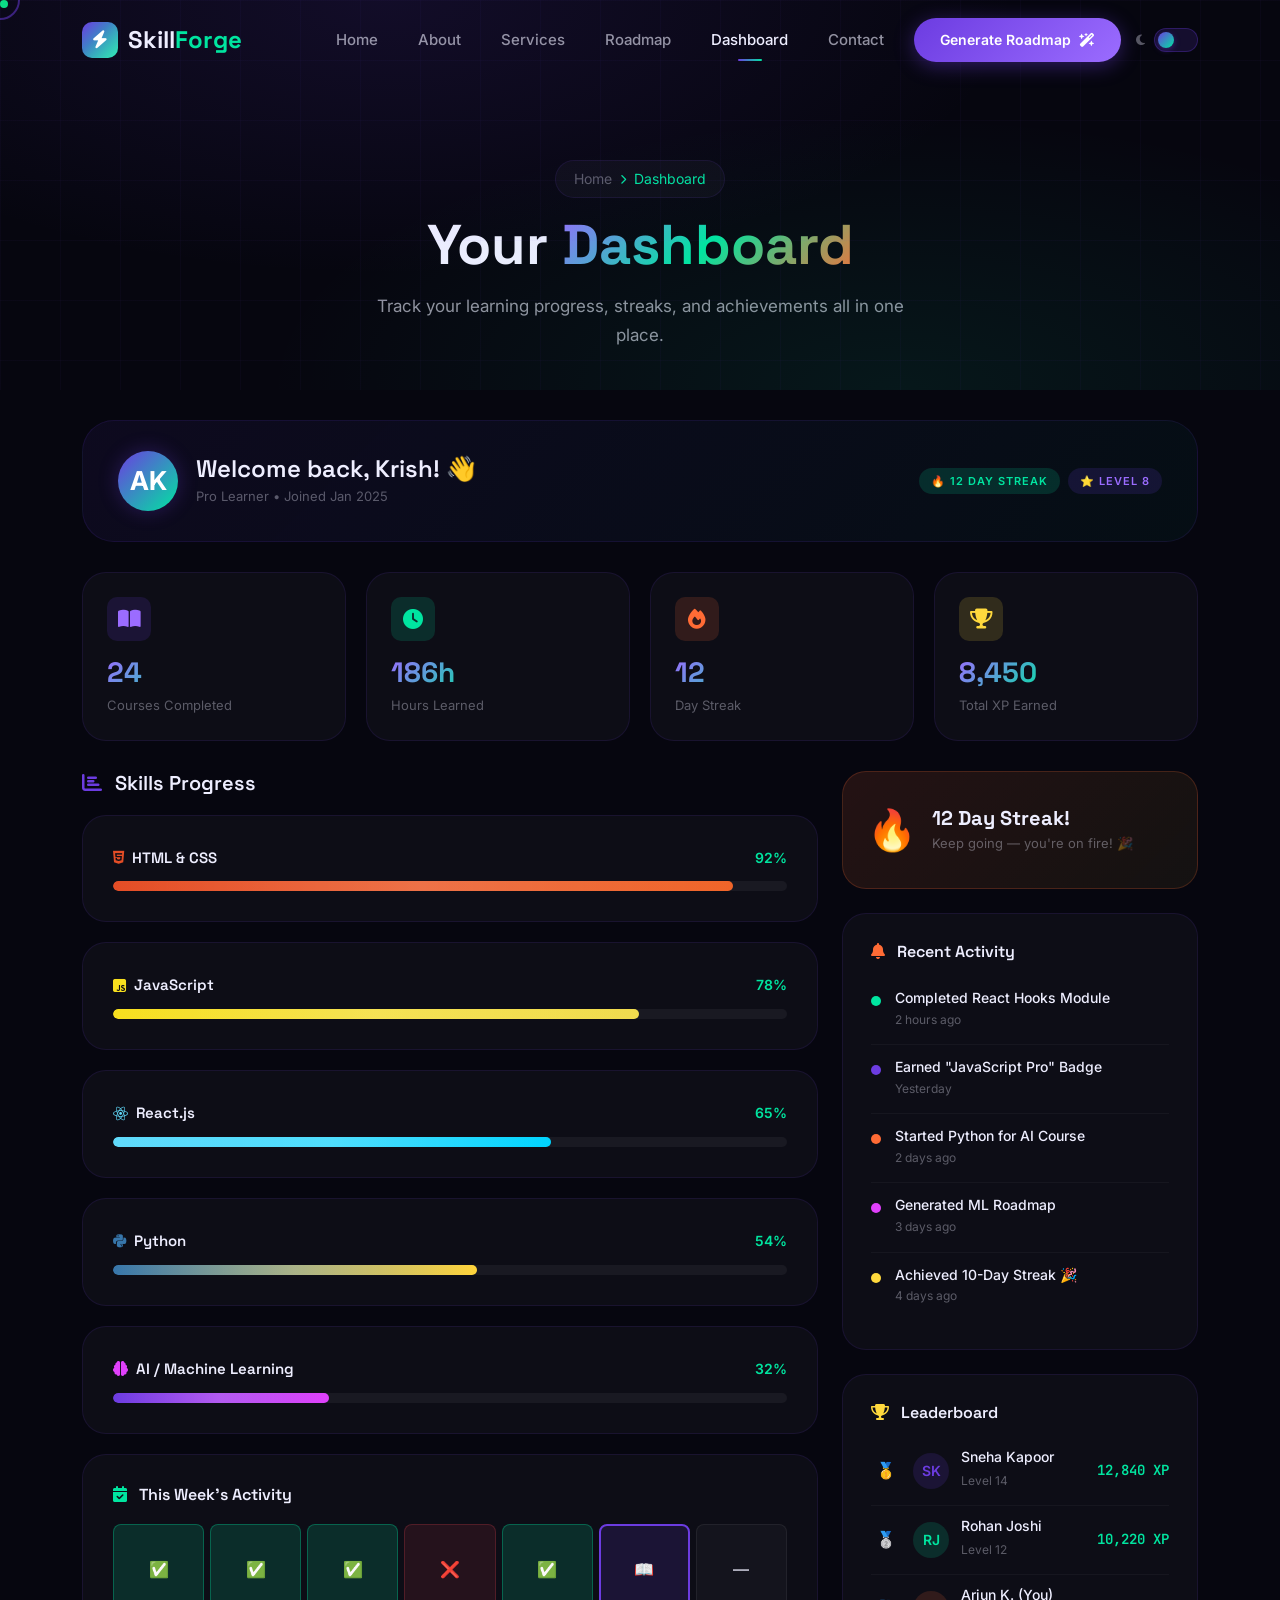
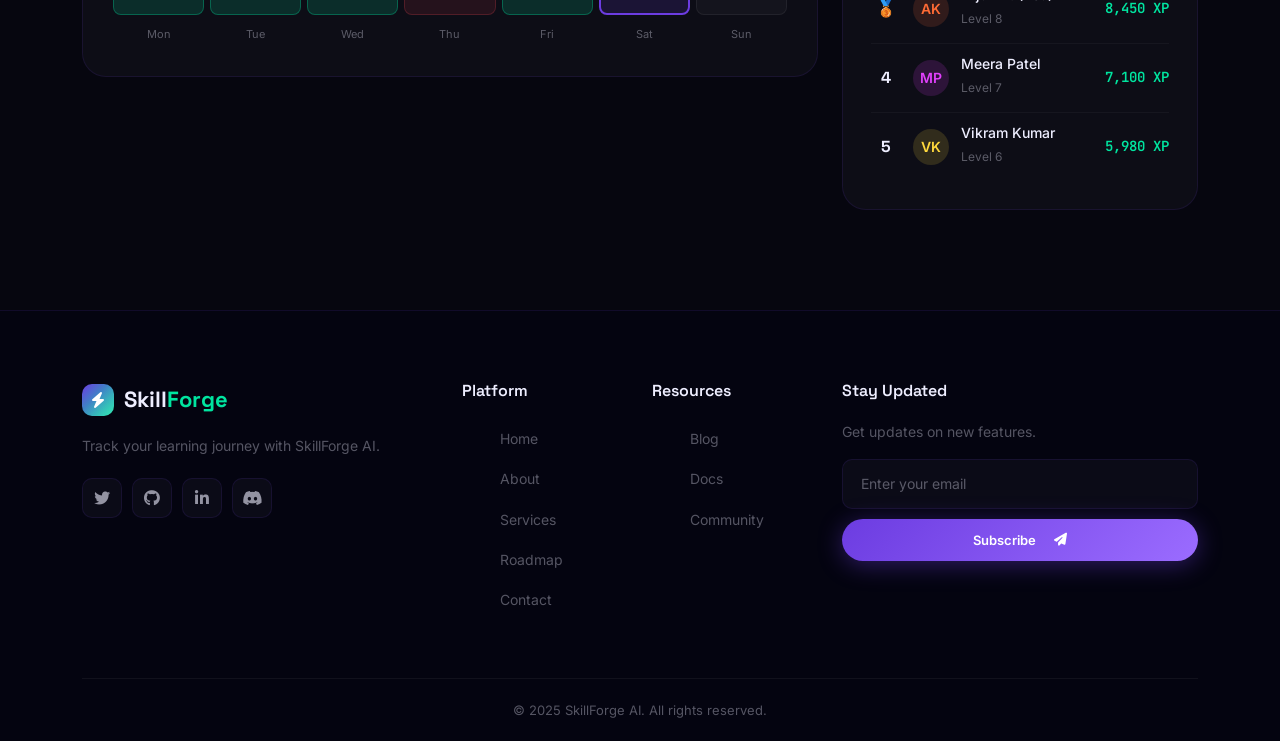
<file: dashboard.html>
<!DOCTYPE html>
<html lang="en">

<head>
    <meta charset="UTF-8">
    <meta name="viewport" content="width=device-width, initial-scale=1.0">
    <title>Dashboard — SkillForge AI</title>
    <link href="https://cdn.jsdelivr.net/npm/bootstrap@5.3.0/dist/css/bootstrap.min.css" rel="stylesheet">
    <link href="https://cdnjs.cloudflare.com/ajax/libs/font-awesome/6.4.0/css/all.min.css" rel="stylesheet">
    <link href="style.css" rel="stylesheet">
    <link rel="icon" type="image/png" href="img/icon.png">
    <script>
        // Prevent flash of wrong theme
        (function () {
            var t = localStorage.getItem('sf-theme') || 'dark';
            document.documentElement.setAttribute('data-theme', t);
        })();
    </script>
</head>

<body>
    <div class="cursor-dot" id="cursorDot"></div>
    <div class="cursor-ring" id="cursorRing"></div>

    <nav class="sf-navbar navbar navbar-expand-lg fixed-top" id="sfNavbar">
        <div class="container">
            <a class="sf-brand" href="index.html">
                <div class="brand-icon"><i class="fas fa-bolt"></i></div>
                <div class="brand-text">Skill<span>Forge</span></div>
            </a>
            <button class="navbar-toggler" data-bs-toggle="collapse" data-bs-target="#sfNavCollapse"><span
                    class="navbar-toggler-icon"></span></button>
            <div class="collapse navbar-collapse" id="sfNavCollapse">
                <ul class="navbar-nav ms-auto align-items-center gap-1">
                    <li class="nav-item"><a class="nav-link sf-nav-link" href="index.html">Home</a></li>
                    <li class="nav-item"><a class="nav-link sf-nav-link" href="about.html">About</a></li>
                    <li class="nav-item"><a class="nav-link sf-nav-link" href="services.html">Services</a></li>
                    <li class="nav-item"><a class="nav-link sf-nav-link" href="roadmap.html">Roadmap</a></li>
                    <li class="nav-item"><a class="nav-link sf-nav-link active" href="dashboard.html">Dashboard</a></li>
                    <li class="nav-item"><a class="nav-link sf-nav-link" href="contact.html">Contact</a></li>
                    <li class="nav-item ms-lg-2"><a class="nav-link sf-nav-cta" href="roadmap.html">Generate Roadmap <i
                                class="fas fa-wand-magic-sparkles ms-1"></i></a></li>
                    <li class="nav-item ms-lg-2 d-flex align-items-center">
                        <div class="theme-toggle-wrap">
                            <span class="theme-icon-label" id="themeIconLabel"><i class="fas fa-moon"></i></span>
                            <div class="theme-toggle" id="themeToggle" title="Toggle theme">
                                <div class="theme-toggle-knob"></div>
                            </div>
                        </div>
                    </li>
                </ul>
            </div>
        </div>
    </nav>

    <section class="page-banner" style="padding-bottom:40px;">
        <div class="grid-bg"></div>
        <div class="container">
            <div class="page-breadcrumb"><a href="index.html">Home</a> <i class="fas fa-chevron-right"
                    style="font-size:10px;"></i> Dashboard</div>
            <h1>Your <span class="gradient-text">Dashboard</span></h1>
            <p>Track your learning progress, streaks, and achievements all in one place.</p>
        </div>
    </section>

    <section class="sf-section" style="padding-top:30px;">
        <div class="container">
            <div class="dash-header reveal">
                <div class="dash-user">
                    <div class="dash-avatar">AK</div>
                    <div>
                        <h4>Welcome back, Krish! 👋</h4>
                        <p>Pro Learner • Joined Jan 2025</p>
                    </div>
                </div>
                <div class="d-flex gap-2">
                    <span class="sf-tag tag-cyan">🔥 12 Day Streak</span>
                    <span class="sf-tag tag-purple">⭐ Level 8</span>
                </div>
            </div>

            <div class="dash-stat-grid reveal">
                <div class="dash-stat-card">
                    <div class="stat-icon icon-purple"><i class="fas fa-book-open"></i></div>
                    <h3 class="gradient-text">24</h3>
                    <p>Courses Completed</p>
                </div>
                <div class="dash-stat-card">
                    <div class="stat-icon icon-cyan"><i class="fas fa-clock"></i></div>
                    <h3 class="gradient-text">186h</h3>
                    <p>Hours Learned</p>
                </div>
                <div class="dash-stat-card">
                    <div class="stat-icon icon-orange"><i class="fas fa-fire"></i></div>
                    <h3 class="gradient-text">12</h3>
                    <p>Day Streak</p>
                </div>
                <div class="dash-stat-card">
                    <div class="stat-icon icon-yellow"><i class="fas fa-trophy"></i></div>
                    <h3 class="gradient-text">8,450</h3>
                    <p>Total XP Earned</p>
                </div>
            </div>

            <div class="row g-4">
                <div class="col-lg-8">
                    <h5 style="font-family:var(--font-heading);font-weight:600;margin-bottom:20px;" class="reveal">
                        <i class="fas fa-chart-bar" style="color:var(--primary);margin-right:8px;"></i> Skills Progress
                    </h5>

                    <div class="skill-progress-card reveal">
                        <div class="skill-header">
                            <h6><i class="fab fa-html5" style="color:#E44D26;"></i> HTML & CSS</h6>
                            <span class="accent-text">92%</span>
                        </div>
                        <div class="sf-progress">
                            <div class="sf-progress-bar" data-width="92"
                                style="background:linear-gradient(90deg,#E44D26,#F06529);"></div>
                        </div>
                    </div>

                    <div class="skill-progress-card reveal">
                        <div class="skill-header">
                            <h6><i class="fab fa-js-square" style="color:#F7DF1E;"></i> JavaScript</h6>
                            <span class="accent-text">78%</span>
                        </div>
                        <div class="sf-progress">
                            <div class="sf-progress-bar" data-width="78"
                                style="background:linear-gradient(90deg,#F7DF1E,#F0DB4F);"></div>
                        </div>
                    </div>

                    <div class="skill-progress-card reveal">
                        <div class="skill-header">
                            <h6><i class="fab fa-react" style="color:#61DAFB;"></i> React.js</h6>
                            <span class="accent-text">65%</span>
                        </div>
                        <div class="sf-progress">
                            <div class="sf-progress-bar" data-width="65"
                                style="background:linear-gradient(90deg,#61DAFB,#00D4FF);"></div>
                        </div>
                    </div>

                    <div class="skill-progress-card reveal">
                        <div class="skill-header">
                            <h6><i class="fab fa-python" style="color:#3776AB;"></i> Python</h6>
                            <span class="accent-text">54%</span>
                        </div>
                        <div class="sf-progress">
                            <div class="sf-progress-bar" data-width="54"
                                style="background:linear-gradient(90deg,#3776AB,#FFD43B);"></div>
                        </div>
                    </div>

                    <div class="skill-progress-card reveal">
                        <div class="skill-header">
                            <h6><i class="fas fa-brain" style="color:var(--magenta);"></i> AI / Machine Learning</h6>
                            <span class="accent-text">32%</span>
                        </div>
                        <div class="sf-progress">
                            <div class="sf-progress-bar" data-width="32"
                                style="background:linear-gradient(90deg,var(--primary),var(--magenta));"></div>
                        </div>
                    </div>

                    <div class="skill-progress-card reveal" style="margin-top:10px;">
                        <h6 style="font-family:var(--font-heading);font-weight:600;margin-bottom:5px;">
                            <i class="fas fa-calendar-check" style="color:var(--cyan);margin-right:8px;"></i> This
                            Week's Activity
                        </h6>
                        <div class="weekly-grid">
                            <div class="week-day">
                                <div class="day-box day-done">✅</div><span class="day-label">Mon</span>
                            </div>
                            <div class="week-day">
                                <div class="day-box day-done">✅</div><span class="day-label">Tue</span>
                            </div>
                            <div class="week-day">
                                <div class="day-box day-done">✅</div><span class="day-label">Wed</span>
                            </div>
                            <div class="week-day">
                                <div class="day-box day-missed">❌</div><span class="day-label">Thu</span>
                            </div>
                            <div class="week-day">
                                <div class="day-box day-done">✅</div><span class="day-label">Fri</span>
                            </div>
                            <div class="week-day">
                                <div class="day-box day-today">📖</div><span class="day-label">Sat</span>
                            </div>
                            <div class="week-day">
                                <div class="day-box"
                                    style="background:rgba(255,255,255,0.03);border:1px solid rgba(255,255,255,0.06);">—
                                </div><span class="day-label">Sun</span>
                            </div>
                        </div>
                    </div>
                </div>

                <div class="col-lg-4">
                    <div class="streak-card mb-4 reveal">
                        <div class="streak-fire">🔥</div>
                        <div class="streak-info">
                            <h5>12 Day Streak!</h5>
                            <p>Keep going — you're on fire! 🎉</p>
                        </div>
                    </div>

                    <div class="activity-feed mb-4 reveal">
                        <h6 style="font-family:var(--font-heading);font-weight:600;margin-bottom:15px;">
                            <i class="fas fa-bell" style="color:var(--orange);margin-right:8px;"></i> Recent Activity
                        </h6>
                        <div class="activity-item">
                            <div class="activity-dot" style="background:var(--cyan);"></div>
                            <div>
                                <h6>Completed React Hooks Module</h6>
                                <p>2 hours ago</p>
                            </div>
                        </div>
                        <div class="activity-item">
                            <div class="activity-dot" style="background:var(--primary);"></div>
                            <div>
                                <h6>Earned "JavaScript Pro" Badge</h6>
                                <p>Yesterday</p>
                            </div>
                        </div>
                        <div class="activity-item">
                            <div class="activity-dot" style="background:var(--orange);"></div>
                            <div>
                                <h6>Started Python for AI Course</h6>
                                <p>2 days ago</p>
                            </div>
                        </div>
                        <div class="activity-item">
                            <div class="activity-dot" style="background:var(--magenta);"></div>
                            <div>
                                <h6>Generated ML Roadmap</h6>
                                <p>3 days ago</p>
                            </div>
                        </div>
                        <div class="activity-item">
                            <div class="activity-dot" style="background:var(--yellow);"></div>
                            <div>
                                <h6>Achieved 10-Day Streak 🎉</h6>
                                <p>4 days ago</p>
                            </div>
                        </div>
                    </div>

                    <div class="activity-feed reveal">
                        <h6 style="font-family:var(--font-heading);font-weight:600;margin-bottom:15px;">
                            <i class="fas fa-trophy" style="color:var(--yellow);margin-right:8px;"></i> Leaderboard
                        </h6>
                        <div class="leaderboard-item">
                            <span class="lb-rank" style="color:var(--yellow);">🥇</span>
                            <div class="lb-avatar" style="background:rgba(108,60,225,0.15);color:var(--primary);">SK
                            </div>
                            <div class="lb-info">
                                <h6>Sneha Kapoor</h6><span>Level 14</span>
                            </div>
                            <div class="lb-xp">12,840 XP</div>
                        </div>
                        <div class="leaderboard-item">
                            <span class="lb-rank" style="color:#C0C0C0;">🥈</span>
                            <div class="lb-avatar" style="background:rgba(0,229,160,0.15);color:var(--cyan);">RJ</div>
                            <div class="lb-info">
                                <h6>Rohan Joshi</h6><span>Level 12</span>
                            </div>
                            <div class="lb-xp">10,220 XP</div>
                        </div>
                        <div class="leaderboard-item">
                            <span class="lb-rank" style="color:#CD7F32;">🥉</span>
                            <div class="lb-avatar" style="background:rgba(255,107,53,0.15);color:var(--orange);">AK
                            </div>
                            <div class="lb-info">
                                <h6>Arjun K. (You)</h6><span>Level 8</span>
                            </div>
                            <div class="lb-xp">8,450 XP</div>
                        </div>
                        <div class="leaderboard-item">
                            <span class="lb-rank">4</span>
                            <div class="lb-avatar" style="background:rgba(224,64,251,0.15);color:var(--magenta);">MP
                            </div>
                            <div class="lb-info">
                                <h6>Meera Patel</h6><span>Level 7</span>
                            </div>
                            <div class="lb-xp">7,100 XP</div>
                        </div>
                        <div class="leaderboard-item">
                            <span class="lb-rank">5</span>
                            <div class="lb-avatar" style="background:rgba(255,217,61,0.15);color:var(--yellow);">VK
                            </div>
                            <div class="lb-info">
                                <h6>Vikram Kumar</h6><span>Level 6</span>
                            </div>
                            <div class="lb-xp">5,980 XP</div>
                        </div>
                    </div>
                </div>
            </div>
        </div>
    </section>

    <footer class="sf-footer">
        <div class="container">
            <div class="row g-4">
                <div class="col-lg-4 col-md-6">
                    <div class="footer-brand"><a class="sf-brand" href="index.html" style="font-size:22px;">
                            <div class="brand-icon" style="width:32px;height:32px;font-size:16px;"><i
                                    class="fas fa-bolt"></i></div>
                            <div class="brand-text">Skill<span>Forge</span></div>
                        </a>
                        <p>Track your learning journey with SkillForge AI.</p>
                        <div class="footer-social"><a href="#"><i class="fab fa-twitter"></i></a><a href="#"><i
                                    class="fab fa-github"></i></a><a href="#"><i class="fab fa-linkedin-in"></i></a><a
                                href="#"><i class="fab fa-discord"></i></a></div>
                    </div>
                </div>
                <div class="col-lg-2 col-md-6 col-6">
                    <h6>Platform</h6>
                    <ul class="footer-links">
                        <li><a href="index.html">Home</a></li>
                        <li><a href="about.html">About</a></li>
                        <li><a href="services.html">Services</a></li>
                        <li><a href="roadmap.html">Roadmap</a></li>
                        <li><a href="contact.html">Contact</a></li>
                    </ul>
                </div>
                <div class="col-lg-2 col-md-6 col-6">
                    <h6>Resources</h6>
                    <ul class="footer-links">
                        <li><a href="#">Blog</a></li>
                        <li><a href="#">Docs</a></li>
                        <li><a href="#">Community</a></li>
                    </ul>
                </div>
                <div class="col-lg-4 col-md-6">
                    <h6>Stay Updated</h6>
                    <p style="font-size:14px;color:var(--text-muted);margin-bottom:15px;">Get updates on new features.
                    </p>
                    <div class="footer-newsletter"><input type="email" placeholder="Enter your email"><button
                            class="sf-btn sf-btn-primary sf-btn-sm w-100 justify-content-center"
                            style="border:none;">Subscribe <i class="fas fa-paper-plane ms-2"></i></button></div>
                </div>
            </div>
            <div class="footer-bottom">
                <p>© 2025 SkillForge AI. All rights reserved.</p>
            </div>
        </div>
    </footer>
    <button class="scroll-top" id="scrollTopBtn"><i class="fas fa-arrow-up"></i></button>
    <script src="https://cdn.jsdelivr.net/npm/bootstrap@5.3.0/dist/js/bootstrap.bundle.min.js"></script>
    <script src="script.js"></script>
</body>

</html>
</file>
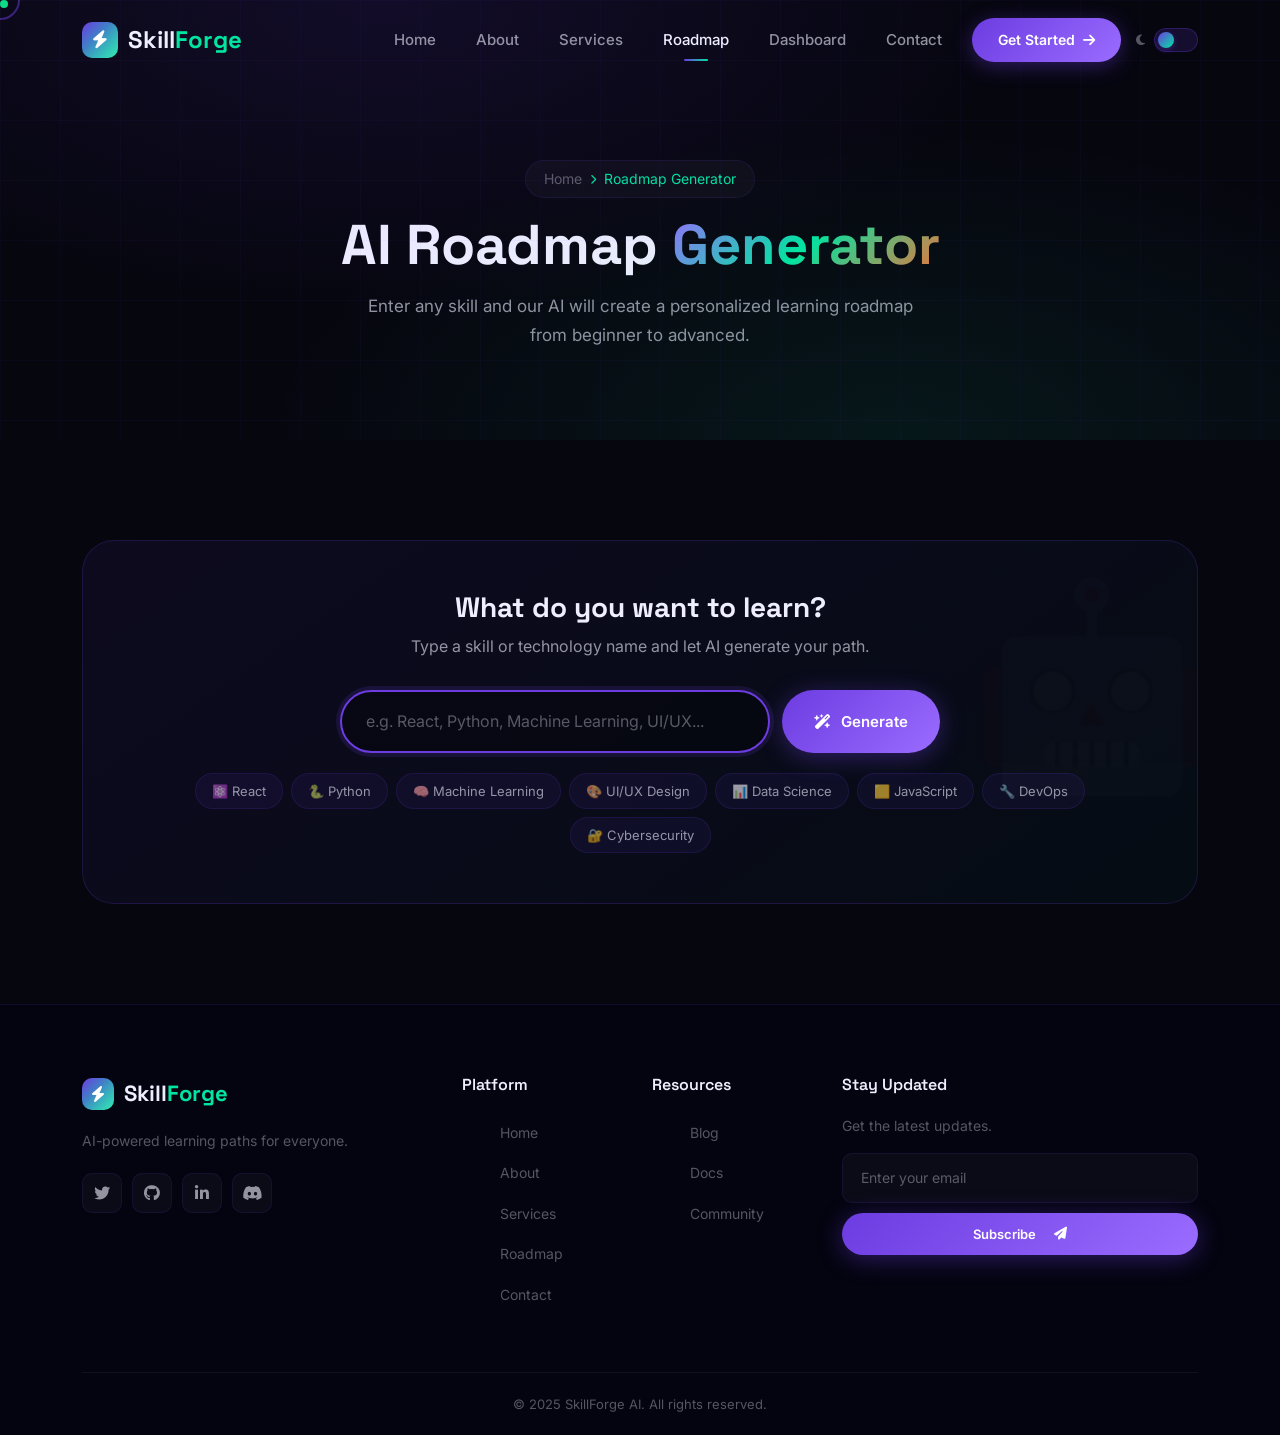
<file: roadmap.html>
<!DOCTYPE html>
<html lang="en">

<head>
    <meta charset="UTF-8">
    <meta name="viewport" content="width=device-width, initial-scale=1.0">
    <title>AI Roadmap Generator — SkillForge AI</title>
    <link href="https://cdn.jsdelivr.net/npm/bootstrap@5.3.0/dist/css/bootstrap.min.css" rel="stylesheet">
    <link href="https://cdnjs.cloudflare.com/ajax/libs/font-awesome/6.4.0/css/all.min.css" rel="stylesheet">
    <link href="style.css" rel="stylesheet">
    <link rel="icon" type="image/png" href="img/icon.png">
    <script>
        (function () {
            var t = localStorage.getItem('sf-theme') || 'dark';
            document.documentElement.setAttribute('data-theme', t);
        })();
    </script>
</head>

<body>
    <div class="cursor-dot" id="cursorDot"></div>
    <div class="cursor-ring" id="cursorRing"></div>

    <nav class="sf-navbar navbar navbar-expand-lg fixed-top" id="sfNavbar">
        <div class="container">
            <a class="sf-brand" href="index.html">
                <div class="brand-icon"><i class="fas fa-bolt"></i></div>
                <div class="brand-text">Skill<span>Forge</span></div>
            </a>
            <button class="navbar-toggler" data-bs-toggle="collapse" data-bs-target="#sfNavCollapse"><span
                    class="navbar-toggler-icon"></span></button>
            <div class="collapse navbar-collapse" id="sfNavCollapse">
                <ul class="navbar-nav ms-auto align-items-center gap-1">
                    <li class="nav-item"><a class="nav-link sf-nav-link" href="index.html">Home</a></li>
                    <li class="nav-item"><a class="nav-link sf-nav-link" href="about.html">About</a></li>
                    <li class="nav-item"><a class="nav-link sf-nav-link" href="services.html">Services</a></li>
                    <li class="nav-item"><a class="nav-link sf-nav-link active" href="roadmap.html">Roadmap</a></li>
                    <li class="nav-item"><a class="nav-link sf-nav-link" href="dashboard.html">Dashboard</a></li>
                    <li class="nav-item"><a class="nav-link sf-nav-link" href="contact.html">Contact</a></li>
                    <li class="nav-item ms-lg-2"><a class="nav-link sf-nav-cta" href="dashboard.html">Get Started <i
                                class="fas fa-arrow-right ms-1"></i></a></li>
                    <li class="nav-item ms-lg-2 d-flex align-items-center">
                        <div class="theme-toggle-wrap">
                            <span class="theme-icon-label" id="themeIconLabel"><i class="fas fa-moon"></i></span>
                            <div class="theme-toggle" id="themeToggle" title="Toggle theme">
                                <div class="theme-toggle-knob"></div>
                            </div>
                        </div>
                    </li>
                </ul>
            </div>
        </div>
    </nav>

    <section class="page-banner">
        <div class="grid-bg"></div>
        <div class="particle-field"></div>
        <div class="container">
            <div class="page-breadcrumb"><a href="index.html">Home</a> <i class="fas fa-chevron-right"
                    style="font-size:10px;"></i> Roadmap Generator</div>
            <h1>AI Roadmap <span class="gradient-text">Generator</span></h1>
            <p>Enter any skill and our AI will create a personalized learning roadmap from beginner to advanced.</p>
        </div>
    </section>

    <section class="sf-section">
        <div class="container">
            <div class="roadmap-input-area reveal">
                <h3 style="font-family:var(--font-heading);font-weight:700;margin-bottom:8px;">What do you want to
                    learn?</h3>
                <p style="color:var(--text-secondary);margin-bottom:30px;">Type a skill or technology name and let AI
                    generate your path.</p>
                <div class="roadmap-search">
                    <input type="text" id="skillInput" placeholder="e.g. React, Python, Machine Learning, UI/UX..."
                        autofocus>
                    <button class="sf-btn sf-btn-primary" id="generateBtn" onclick="generateRoadmap()">
                        <i class="fas fa-wand-magic-sparkles"></i> Generate
                    </button>
                </div>
                <div class="quick-tags">
                    <span class="quick-tag" onclick="quickSelect('React')">⚛️ React</span>
                    <span class="quick-tag" onclick="quickSelect('Python')">🐍 Python</span>
                    <span class="quick-tag" onclick="quickSelect('Machine Learning')">🧠 Machine Learning</span>
                    <span class="quick-tag" onclick="quickSelect('UI/UX Design')">🎨 UI/UX Design</span>
                    <span class="quick-tag" onclick="quickSelect('Data Science')">📊 Data Science</span>
                    <span class="quick-tag" onclick="quickSelect('JavaScript')">🟨 JavaScript</span>
                    <span class="quick-tag" onclick="quickSelect('DevOps')">🔧 DevOps</span>
                    <span class="quick-tag" onclick="quickSelect('Cybersecurity')">🔐 Cybersecurity</span>
                </div>
            </div>

            <div class="roadmap-loading" id="roadmapLoading">
                <div class="loading-brain">🧠</div>
                <p style="color:var(--text-secondary);margin-top:15px;font-family:var(--font-heading);">AI is generating
                    your roadmap...</p>
                <div class="loading-dots"><span></span><span></span><span></span></div>
            </div>

            <div class="roadmap-output mt-5" id="roadmapOutput"></div>
        </div>
    </section>

    <footer class="sf-footer">
        <div class="container">
            <div class="row g-4">
                <div class="col-lg-4 col-md-6">
                    <div class="footer-brand"><a class="sf-brand" href="index.html" style="font-size:22px;">
                            <div class="brand-icon" style="width:32px;height:32px;font-size:16px;"><i
                                    class="fas fa-bolt"></i></div>
                            <div class="brand-text">Skill<span>Forge</span></div>
                        </a>
                        <p>AI-powered learning paths for everyone.</p>
                        <div class="footer-social"><a href="#"><i class="fab fa-twitter"></i></a><a href="#"><i
                                    class="fab fa-github"></i></a><a href="#"><i class="fab fa-linkedin-in"></i></a><a
                                href="#"><i class="fab fa-discord"></i></a></div>
                    </div>
                </div>
                <div class="col-lg-2 col-md-6 col-6">
                    <h6>Platform</h6>
                    <ul class="footer-links">
                        <li><a href="index.html">Home</a></li>
                        <li><a href="about.html">About</a></li>
                        <li><a href="services.html">Services</a></li>
                        <li><a href="roadmap.html">Roadmap</a></li>
                        <li><a href="contact.html">Contact</a></li>
                    </ul>
                </div>
                <div class="col-lg-2 col-md-6 col-6">
                    <h6>Resources</h6>
                    <ul class="footer-links">
                        <li><a href="#">Blog</a></li>
                        <li><a href="#">Docs</a></li>
                        <li><a href="#">Community</a></li>
                    </ul>
                </div>
                <div class="col-lg-4 col-md-6">
                    <h6>Stay Updated</h6>
                    <p style="font-size:14px;color:var(--text-muted);margin-bottom:15px;">Get the latest updates.</p>
                    <div class="footer-newsletter"><input type="email" placeholder="Enter your email"><button
                            class="sf-btn sf-btn-primary sf-btn-sm w-100 justify-content-center"
                            style="border:none;">Subscribe <i class="fas fa-paper-plane ms-2"></i></button></div>
                </div>
            </div>
            <div class="footer-bottom">
                <p>© 2025 SkillForge AI. All rights reserved.</p>
            </div>
        </div>
    </footer>
    <button class="scroll-top" id="scrollTopBtn"><i class="fas fa-arrow-up"></i></button>
    <script src="https://cdn.jsdelivr.net/npm/bootstrap@5.3.0/dist/js/bootstrap.bundle.min.js"></script>
    <script src="script.js"></script>

    <script>
        const roadmapData = {
            'react': {
                title: '⚛️ React.js',
                beginner: ['HTML & CSS Fundamentals', 'JavaScript ES6+', 'JSX Syntax', 'Components & Props', 'State Management Basics', 'Event Handling', 'Conditional Rendering', 'Lists & Keys'],
                intermediate: ['React Hooks (useState, useEffect)', 'Context API', 'React Router', 'API Integration (Fetch/Axios)', 'Custom Hooks', 'Performance Optimization', 'Form Handling', 'Error Boundaries'],
                advanced: ['Redux / Zustand', 'Server-Side Rendering (Next.js)', 'TypeScript with React', 'Testing (Jest, React Testing Library)', 'Micro-Frontends', 'CI/CD Deployment', 'Design Patterns', 'GraphQL Integration']
            },
            'python': {
                title: '🐍 Python',
                beginner: ['Variables & Data Types', 'Control Flow (if/else, loops)', 'Functions & Modules', 'String Manipulation', 'Lists, Tuples, Dictionaries', 'File I/O', 'Error Handling', 'Basic OOP'],
                intermediate: ['Advanced OOP', 'Decorators & Generators', 'Regular Expressions', 'Virtual Environments', 'Working with APIs', 'Database (SQLite/PostgreSQL)', 'Unit Testing', 'Package Management (pip)'],
                advanced: ['Async Programming (asyncio)', 'Web Frameworks (Django/Flask)', 'Data Science (NumPy, Pandas)', 'Machine Learning (scikit-learn)', 'Web Scraping', 'Microservices', 'Docker + Deployment', 'Contributing to Open Source']
            },
            'machine learning': {
                title: '🧠 Machine Learning',
                beginner: ['Python Fundamentals', 'Statistics & Probability', 'Linear Algebra Basics', 'NumPy & Pandas', 'Data Visualization (Matplotlib)', 'Data Cleaning', 'Supervised vs Unsupervised', 'Linear Regression'],
                intermediate: ['Classification Algorithms', 'Decision Trees & Random Forests', 'SVM & KNN', 'Feature Engineering', 'Model Evaluation Metrics', 'Cross-Validation', 'Dimensionality Reduction (PCA)', 'Ensemble Methods'],
                advanced: ['Deep Learning (Neural Networks)', 'CNNs for Computer Vision', 'RNNs & LSTMs for NLP', 'Transfer Learning', 'GANs', 'Reinforcement Learning', 'Model Deployment (Flask/FastAPI)', 'MLOps & Pipeline Automation']
            },
            'javascript': {
                title: '🟨 JavaScript',
                beginner: ['Variables (let, const, var)', 'Data Types & Operators', 'Functions & Scope', 'Arrays & Objects', 'DOM Manipulation', 'Events & Event Listeners', 'Loops & Iterations', 'Basic Debugging'],
                intermediate: ['ES6+ Features', 'Closures & Prototypes', 'Async/Await & Promises', 'Fetch API', 'Error Handling', 'Modules (import/export)', 'Local Storage', 'Regular Expressions'],
                advanced: ['Design Patterns', 'TypeScript', 'Node.js & Express', 'Testing (Jest/Mocha)', 'WebSockets', 'Service Workers & PWAs', 'Performance Optimization', 'Build Tools (Webpack/Vite)']
            },
            'ui/ux design': {
                title: '🎨 UI/UX Design',
                beginner: ['Design Thinking Process', 'Color Theory & Typography', 'Layout & Composition', 'Figma Basics', 'Wireframing', 'User Personas', 'Information Architecture', 'Visual Hierarchy'],
                intermediate: ['High-Fidelity Mockups', 'Design Systems', 'Prototyping & Interactions', 'Usability Testing', 'Accessibility (WCAG)', 'Responsive Design', 'Icon Design', 'Micro-interactions'],
                advanced: ['Motion Design', 'Design Tokens', 'Advanced Figma (Auto Layout, Variables)', 'User Research Methods', 'A/B Testing', 'Design Leadership', 'Portfolio Building', 'Design for AI Products']
            },
            'data science': {
                title: '📊 Data Science',
                beginner: ['Python Basics', 'Statistics Fundamentals', 'NumPy & Pandas', 'Data Visualization', 'Data Cleaning', 'Exploratory Data Analysis', 'SQL Basics', 'Jupyter Notebooks'],
                intermediate: ['Statistical Testing', 'Feature Engineering', 'Regression Analysis', 'Classification Models', 'Clustering Algorithms', 'Time Series Analysis', 'Advanced SQL', 'Data Storytelling'],
                advanced: ['Big Data (Spark)', 'Deep Learning for Data', 'NLP & Text Analytics', 'Recommendation Systems', 'A/B Testing at Scale', 'Data Engineering Pipelines', 'Cloud Analytics (AWS/GCP)', 'MLOps']
            },
            'devops': {
                title: '🔧 DevOps',
                beginner: ['Linux Fundamentals', 'Bash Scripting', 'Git & GitHub', 'Networking Basics', 'SSH & Security', 'Web Server Basics (Nginx)', 'Package Management', 'Process Management'],
                intermediate: ['Docker & Containers', 'Docker Compose', 'CI/CD (GitHub Actions, Jenkins)', 'Infrastructure as Code (Terraform)', 'Configuration Management (Ansible)', 'Monitoring (Prometheus, Grafana)', 'Log Management', 'Cloud Basics (AWS)'],
                advanced: ['Kubernetes Orchestration', 'Helm Charts', 'Service Mesh (Istio)', 'GitOps (ArgoCD)', 'Multi-Cloud Architecture', 'Security Scanning (SAST/DAST)', 'Chaos Engineering', 'SRE Practices']
            },
            'cybersecurity': {
                title: '🔐 Cybersecurity',
                beginner: ['Networking Fundamentals', 'Operating System Security', 'CIA Triad', 'Firewalls & VPNs', 'Malware Types', 'Password Security', 'Social Engineering', 'Security Policies'],
                intermediate: ['Penetration Testing Basics', 'Vulnerability Assessment', 'OWASP Top 10', 'Cryptography', 'IDS/IPS Systems', 'Web Application Security', 'Network Analysis (Wireshark)', 'Incident Response'],
                advanced: ['Advanced Pen Testing (Metasploit)', 'Reverse Engineering', 'Threat Intelligence', 'SIEM Tools', 'Cloud Security', 'Zero Trust Architecture', 'Digital Forensics', 'Red Team / Blue Team Operations']
            }
        };


        const defaultRoadmap = {
            beginner: ['Core Fundamentals', 'Basic Concepts & Terminology', 'Hands-on Tutorials', 'Simple Projects', 'Documentation Study', 'Community Forums'],
            intermediate: ['Advanced Concepts', 'Real-world Projects', 'Best Practices', 'Problem Solving', 'Collaboration Skills', 'Code Reviews'],
            advanced: ['Expert Techniques', 'System Design', 'Open Source Contribution', 'Mentoring Others', 'Industry Certifications', 'Building Portfolio']
        };

        function quickSelect(skill) {
            document.getElementById('skillInput').value = skill;
            generateRoadmap();
        }

        function generateRoadmap() {
            const input = document.getElementById('skillInput').value.trim();
            if (!input) {
                document.getElementById('skillInput').focus();
                document.getElementById('skillInput').style.borderColor = 'var(--red)';
                setTimeout(() => document.getElementById('skillInput').style.borderColor = '', 1500);
                return;
            }

            const output = document.getElementById('roadmapOutput');
            const loading = document.getElementById('roadmapLoading');

            output.classList.remove('show');
            output.innerHTML = '';
            loading.classList.add('show');

            setTimeout(() => {
                loading.classList.remove('show');

                const key = input.toLowerCase();
                const data = roadmapData[key] || null;
                const title = data ? data.title : `🎯 ${input}`;
                const beginner = data ? data.beginner : defaultRoadmap.beginner;
                const intermediate = data ? data.intermediate : defaultRoadmap.intermediate;
                const advanced = data ? data.advanced : defaultRoadmap.advanced;

                let html = `<h3 class="roadmap-skill-title">Learning Roadmap: <span class="gradient-text">${title}</span></h3>`;

                html += buildLevel('🟢 Beginner', 'Start your journey', beginner, 'level-beginner', 'tag-cyan', '4-6 Weeks');
                html += buildLevel('🟠 Intermediate', 'Build real skills', intermediate, 'level-intermediate', 'tag-orange', '6-10 Weeks');
                html += buildLevel('🟣 Advanced', 'Become an expert', advanced, 'level-advanced', 'tag-purple', '8-12 Weeks');

                html += `<div class="text-center mt-4">
                <a href="dashboard.html" class="sf-btn sf-btn-cyan">
                    <i class="fas fa-chart-line"></i> Track My Progress
                </a>
            </div>`;

                output.innerHTML = html;
                output.classList.add('show');
                output.scrollIntoView({ behavior: 'smooth', block: 'start' });
            }, 2000);
        }

        function buildLevel(title, subtitle, topics, levelClass, tagClass, duration) {
            let chips = topics.map(t => `<span class="roadmap-chip">${t}</span>`).join('');
            return `
        <div class="roadmap-level ${levelClass}">
            <h4>${title} <span class="duration-badge ${tagClass}"><i class="fas fa-clock"></i> ${duration}</span></h4>
            <p style="color:var(--text-secondary);font-size:14px;margin-bottom:15px;">${subtitle} — master these core topics:</p>
            <div class="roadmap-topics">${chips}</div>
        </div>`;
        }


        document.getElementById('skillInput').addEventListener('keypress', (e) => {
            if (e.key === 'Enter') generateRoadmap();
        });
    </script>
</body>

</html>
</file>
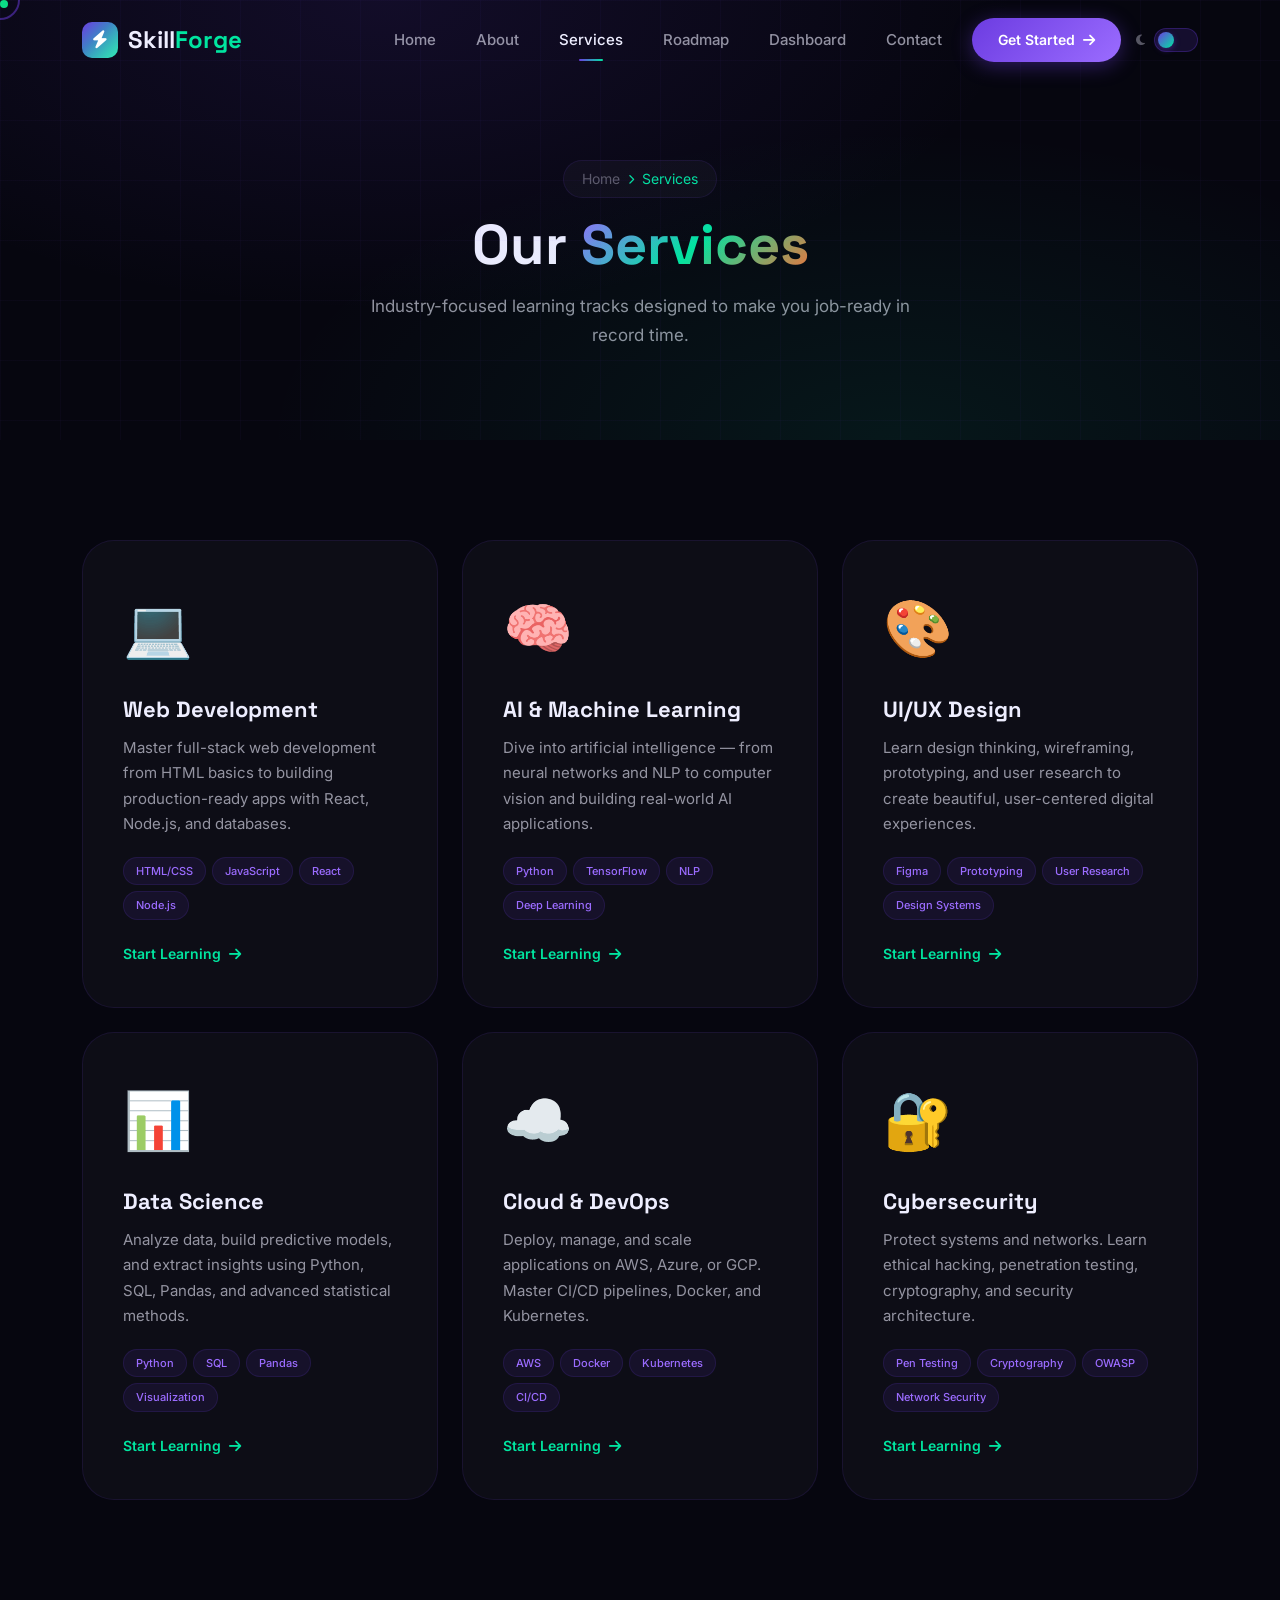
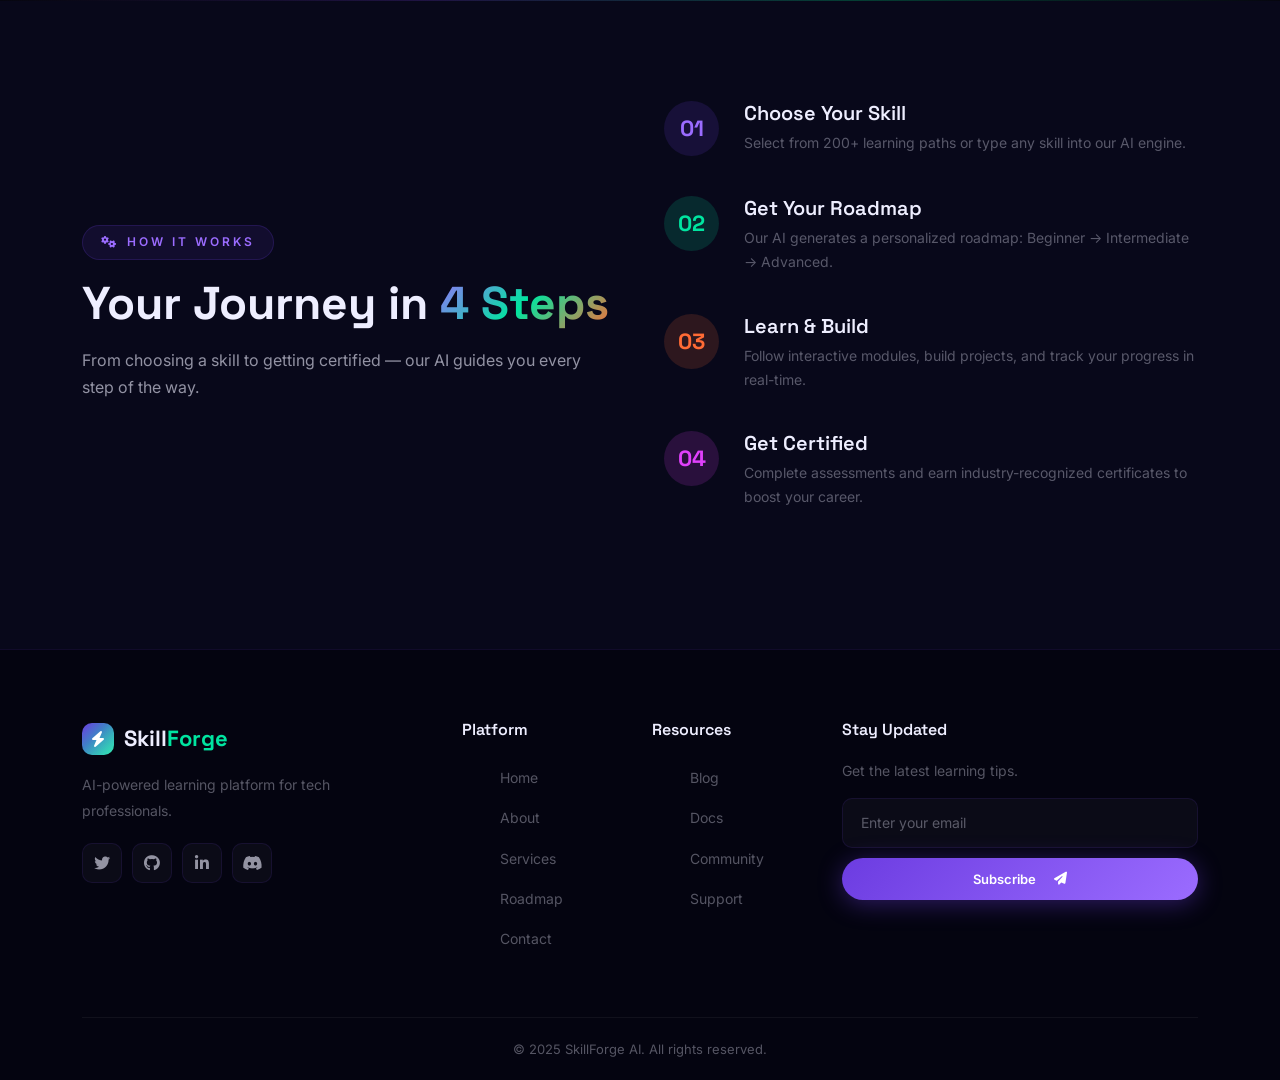
<file: services.html>
<!DOCTYPE html>
<html lang="en">

<head>
    <meta charset="UTF-8">
    <meta name="viewport" content="width=device-width, initial-scale=1.0">
    <title>Services — SkillForge AI</title>
    <link href="https://cdn.jsdelivr.net/npm/bootstrap@5.3.0/dist/css/bootstrap.min.css" rel="stylesheet">
    <link href="https://cdnjs.cloudflare.com/ajax/libs/font-awesome/6.4.0/css/all.min.css" rel="stylesheet">
    <link href="style.css" rel="stylesheet">
    <link rel="icon" type="image/png" href="img/icon.png">
    <script>
        // Prevent flash of wrong theme
        (function () {
            var t = localStorage.getItem('sf-theme') || 'dark';
            document.documentElement.setAttribute('data-theme', t);
        })();
    </script>
</head>

<body>
    <div class="cursor-dot" id="cursorDot"></div>
    <div class="cursor-ring" id="cursorRing"></div>

    <nav class="sf-navbar navbar navbar-expand-lg fixed-top" id="sfNavbar">
        <div class="container">
            <a class="sf-brand" href="index.html">
                <div class="brand-icon"><i class="fas fa-bolt"></i></div>
                <div class="brand-text">Skill<span>Forge</span></div>
            </a>
            <button class="navbar-toggler" data-bs-toggle="collapse" data-bs-target="#sfNavCollapse"><span
                    class="navbar-toggler-icon"></span></button>
            <div class="collapse navbar-collapse" id="sfNavCollapse">
                <ul class="navbar-nav ms-auto align-items-center gap-1">
                    <li class="nav-item"><a class="nav-link sf-nav-link" href="index.html">Home</a></li>
                    <li class="nav-item"><a class="nav-link sf-nav-link" href="about.html">About</a></li>
                    <li class="nav-item"><a class="nav-link sf-nav-link active" href="services.html">Services</a></li>
                    <li class="nav-item"><a class="nav-link sf-nav-link" href="roadmap.html">Roadmap</a></li>
                    <li class="nav-item"><a class="nav-link sf-nav-link" href="dashboard.html">Dashboard</a></li>
                    <li class="nav-item"><a class="nav-link sf-nav-link" href="contact.html">Contact</a></li>
                    <li class="nav-item ms-lg-2"><a class="nav-link sf-nav-cta" href="dashboard.html">Get Started <i
                                class="fas fa-arrow-right ms-1"></i></a></li>
                    <li class="nav-item ms-lg-2 d-flex align-items-center">
                        <div class="theme-toggle-wrap">
                            <span class="theme-icon-label" id="themeIconLabel"><i class="fas fa-moon"></i></span>
                            <div class="theme-toggle" id="themeToggle" title="Toggle theme">
                                <div class="theme-toggle-knob"></div>
                            </div>
                        </div>
                    </li>
                </ul>
            </div>
        </div>
    </nav>

    <section class="page-banner">
        <div class="grid-bg"></div>
        <div class="particle-field"></div>
        <div class="container">
            <div class="page-breadcrumb"><a href="index.html">Home</a> <i class="fas fa-chevron-right"
                    style="font-size:10px;"></i> Services</div>
            <h1>Our <span class="gradient-text">Services</span></h1>
            <p>Industry-focused learning tracks designed to make you job-ready in record time.</p>
        </div>
    </section>

    <section class="sf-section">
        <div class="container">
            <div class="row g-4">
                <div class="col-lg-4 col-md-6 reveal delay-1">
                    <div class="service-card-large">
                        <span class="service-emoji">💻</span>
                        <h4>Web Development</h4>
                        <p>Master full-stack web development from HTML basics to building production-ready apps with
                            React, Node.js, and databases.</p>
                        <div class="service-tags">
                            <span class="service-tag">HTML/CSS</span>
                            <span class="service-tag">JavaScript</span>
                            <span class="service-tag">React</span>
                            <span class="service-tag">Node.js</span>
                        </div>
                        <a href="roadmap.html" class="learn-link">Start Learning <i class="fas fa-arrow-right"></i></a>
                    </div>
                </div>
                <div class="col-lg-4 col-md-6 reveal delay-2">
                    <div class="service-card-large">
                        <span class="service-emoji">🧠</span>
                        <h4>AI & Machine Learning</h4>
                        <p>Dive into artificial intelligence — from neural networks and NLP to computer vision and
                            building real-world AI applications.</p>
                        <div class="service-tags">
                            <span class="service-tag">Python</span>
                            <span class="service-tag">TensorFlow</span>
                            <span class="service-tag">NLP</span>
                            <span class="service-tag">Deep Learning</span>
                        </div>
                        <a href="roadmap.html" class="learn-link">Start Learning <i class="fas fa-arrow-right"></i></a>
                    </div>
                </div>
                <div class="col-lg-4 col-md-6 reveal delay-3">
                    <div class="service-card-large">
                        <span class="service-emoji">🎨</span>
                        <h4>UI/UX Design</h4>
                        <p>Learn design thinking, wireframing, prototyping, and user research to create beautiful,
                            user-centered digital experiences.</p>
                        <div class="service-tags">
                            <span class="service-tag">Figma</span>
                            <span class="service-tag">Prototyping</span>
                            <span class="service-tag">User Research</span>
                            <span class="service-tag">Design Systems</span>
                        </div>
                        <a href="roadmap.html" class="learn-link">Start Learning <i class="fas fa-arrow-right"></i></a>
                    </div>
                </div>
                <div class="col-lg-4 col-md-6 reveal delay-4">
                    <div class="service-card-large">
                        <span class="service-emoji">📊</span>
                        <h4>Data Science</h4>
                        <p>Analyze data, build predictive models, and extract insights using Python, SQL, Pandas, and
                            advanced statistical methods.</p>
                        <div class="service-tags">
                            <span class="service-tag">Python</span>
                            <span class="service-tag">SQL</span>
                            <span class="service-tag">Pandas</span>
                            <span class="service-tag">Visualization</span>
                        </div>
                        <a href="roadmap.html" class="learn-link">Start Learning <i class="fas fa-arrow-right"></i></a>
                    </div>
                </div>
                <div class="col-lg-4 col-md-6 reveal delay-5">
                    <div class="service-card-large">
                        <span class="service-emoji">☁️</span>
                        <h4>Cloud & DevOps</h4>
                        <p>Deploy, manage, and scale applications on AWS, Azure, or GCP. Master CI/CD pipelines, Docker,
                            and Kubernetes.</p>
                        <div class="service-tags">
                            <span class="service-tag">AWS</span>
                            <span class="service-tag">Docker</span>
                            <span class="service-tag">Kubernetes</span>
                            <span class="service-tag">CI/CD</span>
                        </div>
                        <a href="roadmap.html" class="learn-link">Start Learning <i class="fas fa-arrow-right"></i></a>
                    </div>
                </div>
                <div class="col-lg-4 col-md-6 reveal delay-6">
                    <div class="service-card-large">
                        <span class="service-emoji">🔐</span>
                        <h4>Cybersecurity</h4>
                        <p>Protect systems and networks. Learn ethical hacking, penetration testing, cryptography, and
                            security architecture.</p>
                        <div class="service-tags">
                            <span class="service-tag">Pen Testing</span>
                            <span class="service-tag">Cryptography</span>
                            <span class="service-tag">OWASP</span>
                            <span class="service-tag">Network Security</span>
                        </div>
                        <a href="roadmap.html" class="learn-link">Start Learning <i class="fas fa-arrow-right"></i></a>
                    </div>
                </div>
            </div>
        </div>
    </section>

    <hr class="glow-divider">

    <section class="sf-section sf-section-alt">
        <div class="container">
            <div class="row align-items-center g-5">
                <div class="col-lg-6 reveal-left">
                    <div class="section-badge"><i class="fas fa-cogs"></i> How It Works</div>
                    <h2 class="section-title">Your Journey in <span class="gradient-text">4 Steps</span></h2>
                    <p class="section-desc mb-4">From choosing a skill to getting certified — our AI guides you every
                        step of the way.</p>
                </div>
                <div class="col-lg-6 reveal-right">
                    <div class="process-step">
                        <div class="process-number icon-purple">01</div>
                        <div>
                            <h5>Choose Your Skill</h5>
                            <p>Select from 200+ learning paths or type any skill into our AI engine.</p>
                        </div>
                    </div>
                    <div class="process-step">
                        <div class="process-number icon-cyan">02</div>
                        <div>
                            <h5>Get Your Roadmap</h5>
                            <p>Our AI generates a personalized roadmap: Beginner → Intermediate → Advanced.</p>
                        </div>
                    </div>
                    <div class="process-step">
                        <div class="process-number icon-orange">03</div>
                        <div>
                            <h5>Learn & Build</h5>
                            <p>Follow interactive modules, build projects, and track your progress in real-time.</p>
                        </div>
                    </div>
                    <div class="process-step">
                        <div class="process-number icon-magenta">04</div>
                        <div>
                            <h5>Get Certified</h5>
                            <p>Complete assessments and earn industry-recognized certificates to boost your career.</p>
                        </div>
                    </div>
                </div>
            </div>
        </div>
    </section>

    <footer class="sf-footer">
        <div class="container">
            <div class="row g-4">
                <div class="col-lg-4 col-md-6">
                    <div class="footer-brand"><a class="sf-brand" href="index.html" style="font-size:22px;">
                            <div class="brand-icon" style="width:32px;height:32px;font-size:16px;"><i
                                    class="fas fa-bolt"></i></div>
                            <div class="brand-text">Skill<span>Forge</span></div>
                        </a>
                        <p>AI-powered learning platform for tech professionals.</p>
                        <div class="footer-social"><a href="#"><i class="fab fa-twitter"></i></a><a href="#"><i
                                    class="fab fa-github"></i></a><a href="#"><i class="fab fa-linkedin-in"></i></a><a
                                href="#"><i class="fab fa-discord"></i></a></div>
                    </div>
                </div>
                <div class="col-lg-2 col-md-6 col-6">
                    <h6>Platform</h6>
                    <ul class="footer-links">
                        <li><a href="index.html">Home</a></li>
                        <li><a href="about.html">About</a></li>
                        <li><a href="services.html">Services</a></li>
                        <li><a href="roadmap.html">Roadmap</a></li>
                        <li><a href="contact.html">Contact</a></li>
                    </ul>
                </div>
                <div class="col-lg-2 col-md-6 col-6">
                    <h6>Resources</h6>
                    <ul class="footer-links">
                        <li><a href="#">Blog</a></li>
                        <li><a href="#">Docs</a></li>
                        <li><a href="#">Community</a></li>
                        <li><a href="contact.html">Support</a></li>
                    </ul>
                </div>
                <div class="col-lg-4 col-md-6">
                    <h6>Stay Updated</h6>
                    <p style="font-size:14px;color:var(--text-muted);margin-bottom:15px;">Get the latest learning tips.
                    </p>
                    <div class="footer-newsletter"><input type="email" placeholder="Enter your email"><button
                            class="sf-btn sf-btn-primary sf-btn-sm w-100 justify-content-center"
                            style="border:none;">Subscribe <i class="fas fa-paper-plane ms-2"></i></button></div>
                </div>
            </div>
            <div class="footer-bottom">
                <p>© 2025 SkillForge AI. All rights reserved.</p>
            </div>
        </div>
    </footer>
    <button class="scroll-top" id="scrollTopBtn"><i class="fas fa-arrow-up"></i></button>
    <script src="https://cdn.jsdelivr.net/npm/bootstrap@5.3.0/dist/js/bootstrap.bundle.min.js"></script>
    <script src="script.js"></script>
</body>

</html>
</file>
<file: style.css>
@import url("https://fonts.googleapis.com/css2?family=Inter:wght@300;400;500;600;700;800;900&family=Space+Grotesk:wght@400;500;600;700&family=JetBrains+Mono:wght@400;500;600&display=swap");

:root {
  --primary: #6c3ce1;
  --primary-light: #9b6cff;
  --primary-dark: #4a1fb8;
  --cyan: #00e5a0;
  --cyan-light: #66ffd1;
  --cyan-dark: #00b87c;
  --orange: #ff6b35;
  --orange-light: #ff9f6c;
  --magenta: #e040fb;
  --red: #ff4757;
  --yellow: #ffd93d;

  --bg-dark: #06060f;
  --bg-card: #0d0d1a;
  --bg-card-hover: #12122a;
  --bg-section: #08081a;

  --text-primary: #eeeeff;
  --text-secondary: rgba(238, 238, 255, 0.6);
  --text-muted: rgba(238, 238, 255, 0.35);

  --glass: rgba(255, 255, 255, 0.03);
  --glass-border: rgba(108, 60, 225, 0.12);
  --glass-hover: rgba(108, 60, 225, 0.08);

  --font-heading: "Space Grotesk", sans-serif;
  --font-body: "Inter", sans-serif;
  --font-mono: "JetBrains Mono", monospace;

  --radius-sm: 10px;
  --radius-md: 16px;
  --radius-lg: 24px;
  --radius-xl: 32px;
  --radius-full: 9999px;

  --shadow-glow: 0 0 30px rgba(108, 60, 225, 0.15);
  --shadow-card: 0 8px 32px rgba(0, 0, 0, 0.3);
  --shadow-float: 0 20px 60px rgba(0, 0, 0, 0.4);

  --transition: all 0.4s cubic-bezier(0.175, 0.885, 0.32, 1.275);
  --transition-smooth: all 0.3s ease;
}

[data-theme="light"] {
  --bg-dark: #f0f0fa;
  --bg-card: #ffffff;
  --bg-card-hover: #f5f5ff;
  --bg-section: #e8e8f8;

  --text-primary: #0d0d2b;
  --text-secondary: rgba(13, 13, 43, 0.65);
  --text-muted: rgba(13, 13, 43, 0.4);

  --glass: rgba(108, 60, 225, 0.04);
  --glass-border: rgba(108, 60, 225, 0.18);
  --glass-hover: rgba(108, 60, 225, 0.08);

  --shadow-glow: 0 0 30px rgba(108, 60, 225, 0.12);
  --shadow-card: 0 8px 32px rgba(108, 60, 225, 0.1);
  --shadow-float: 0 20px 60px rgba(108, 60, 225, 0.15);
}

[data-theme="light"] .hero-title .line-3 {
  -webkit-text-stroke: 2px rgba(13, 13, 43, 0.55);
  -webkit-text-fill-color: transparent;
}

[data-theme="light"] .sf-navbar.scrolled {
  background: rgba(240, 240, 250, 0.92) !important;
}

[data-theme="light"] ::-webkit-scrollbar-track {
  background: #f0f0fa;
}

[data-theme="light"] .glow-divider {
  border-color: rgba(108, 60, 225, 0.15);
}

[data-theme="light"] .grid-bg {
  background-image:
    linear-gradient(rgba(108, 60, 225, 0.06) 1px, transparent 1px),
    linear-gradient(90deg, rgba(108, 60, 225, 0.06) 1px, transparent 1px) !important;
}

[data-theme="light"] .hero-visual {
  opacity: 0.7;
}

[data-theme="light"] .sf-footer {
  background: #e0e0f5 !important;
  border-top: 1px solid rgba(108, 60, 225, 0.15);
}

[data-theme="light"] .footer-links a {
  color: rgba(13, 13, 43, 0.6);
}

[data-theme="light"] .footer-links a:hover {
  color: var(--primary);
}

[data-theme="light"] .sf-footer p {
  color: rgba(13, 13, 43, 0.5);
}

[data-theme="light"] .footer-newsletter input {
  background: rgba(255, 255, 255, 0.8);
  border-color: rgba(108, 60, 225, 0.2);
  color: var(--text-primary);
}

[data-theme="light"] .roadmap-search input {
  background: rgba(255, 255, 255, 0.7);
  color: var(--text-primary);
}

[data-theme="light"] input,
[data-theme="light"] textarea {
  background: rgba(255, 255, 255, 0.8) !important;
  color: var(--text-primary) !important;
}


[data-theme="light"] .sf-nav-link {
  color: rgba(13, 13, 43, 0.7) !important;
}

[data-theme="light"] .marquee-item {
  color: rgba(13, 13, 43, 0.25);
}

[data-theme="light"] .sf-nav-link:hover,
[data-theme="light"] .sf-nav-link.active {
  color: var(--primary) !important;
}

[data-theme="light"] .hero-eyebrow {
  color: rgba(13, 13, 43, 0.7);
  background: rgba(108, 60, 225, 0.08);
  border-color: rgba(108, 60, 225, 0.2);
}

[data-theme="light"] .hero-stat h4 {
  color: var(--primary);
}

[data-theme="light"] .hero-stat p {
  color: rgba(13, 13, 43, 0.6);
}

[data-theme="light"] .hero-float {
  background: rgba(255, 255, 255, 0.95);
  border-color: rgba(108, 60, 225, 0.2);
  box-shadow: 0 8px 24px rgba(108, 60, 225, 0.12);
}

[data-theme="light"] .hf-info .hf-title {
  color: #0d0d2b;
}

[data-theme="light"] .hero-terminal {
  background: #1e1e2e;
}

[data-theme="light"] .hero-glass-card {
  background: rgba(255, 255, 255, 0.7);
  border-color: rgba(108, 60, 225, 0.15);
}

[data-theme="light"] .section-badge {
  color: var(--primary);
  background: rgba(108, 60, 225, 0.08);
  border-color: rgba(108, 60, 225, 0.2);
}

[data-theme="light"] .section-title {
  color: #0d0d2b;
}

[data-theme="light"] .section-desc {
  color: rgba(13, 13, 43, 0.65);
}

[data-theme="light"] .sf-card {
  background: #ffffff;
  border-color: rgba(108, 60, 225, 0.12);
  box-shadow: 0 4px 20px rgba(108, 60, 225, 0.08);
}

[data-theme="light"] .sf-card h5 {
  color: #0d0d2b;
}

[data-theme="light"] .service-card-large {
  background: #ffffff;
  border-color: rgba(108, 60, 225, 0.12);
}

[data-theme="light"] .service-card-large h4 {
  color: #0d0d2b;
}

[data-theme="light"] .process-step h5 {
  color: #0d0d2b;
}

[data-theme="light"] .page-banner h1 {
  color: #0d0d2b;
}

[data-theme="light"] .contact-card {
  background: #ffffff;
  border-color: rgba(108, 60, 225, 0.12);
}

[data-theme="light"] .contact-item h6 {
  color: #0d0d2b;
}

[data-theme="light"] .contact-item p {
  color: rgba(13, 13, 43, 0.65);
}

[data-theme="light"] .cta-box {
  background: linear-gradient(135deg, rgba(108, 60, 225, 0.08), rgba(0, 229, 160, 0.04));
  border-color: rgba(108, 60, 225, 0.15);
}

[data-theme="light"] .skill-preview-card {
  background: #ffffff;
}

[data-theme="light"] .leaderboard-item {
  border-color: rgba(13, 13, 43, 0.06);
}

[data-theme="light"] .lb-info h6 {
  color: #0d0d2b;
}

[data-theme="light"] .faq-header {
  color: #0d0d2b;
}

[data-theme="light"] .sf-section-alt {
  background: #e8e8f8;
}

[data-theme="light"] .scroll-top {
  background: var(--primary);
  color: #fff;
}

[data-theme="light"] .preloader {
  background: #f0f0fa;
}

[data-theme="light"] .preloader-text {
  color: var(--primary);
}

[data-theme="light"] .streak-info h5,
[data-theme="light"] .roadmap-skill-title,
[data-theme="light"] .faq-body p {
  color: rgba(13, 13, 43, 0.75);
}

[data-theme="light"] .sf-stat-card,
[data-theme="light"] .dashboard-card {
  background: #ffffff;
  border-color: rgba(108, 60, 225, 0.12);
}

[data-theme="light"] .page-breadcrumb {
  color: rgba(13, 13, 43, 0.5);
  background: rgba(108, 60, 225, 0.06);
  border-color: rgba(108, 60, 225, 0.12);
}

[data-theme="light"] .page-breadcrumb a {
  color: var(--primary);
}

[data-theme="light"] .roadmap-input-area {
  background: linear-gradient(145deg, rgba(108, 60, 225, 0.06), rgba(0, 229, 160, 0.02));
  border-color: rgba(108, 60, 225, 0.15);
}

[data-theme="light"] .team-card {
  background: #ffffff;
  border-color: rgba(108, 60, 225, 0.12);
}

[data-theme="light"] .team-card h5,
[data-theme="light"] .team-card h6 {
  color: #0d0d2b;
}

[data-theme="light"] #formWrapper {
  background: #ffffff !important;
  border-color: rgba(108, 60, 225, 0.12) !important;
}

[data-theme="light"] #formWrapper h4 {
  color: #0d0d2b;
}

.theme-toggle {
  width: 44px;
  height: 24px;
  background: rgba(108, 60, 225, 0.15);
  border: 1.5px solid rgba(108, 60, 225, 0.3);
  border-radius: var(--radius-full);
  position: relative;
  cursor: pointer;
  transition: all 0.35s ease;
  display: flex;
  align-items: center;
  padding: 0 3px;
  flex-shrink: 0;
}

.theme-toggle:hover {
  border-color: var(--primary);
  background: rgba(108, 60, 225, 0.2);
}

.theme-toggle-knob {
  width: 16px;
  height: 16px;
  border-radius: 50%;
  background: linear-gradient(135deg, var(--primary), var(--cyan));
  display: flex;
  align-items: center;
  justify-content: center;
  font-size: 9px;
  transition: transform 0.35s cubic-bezier(0.175, 0.885, 0.32, 1.275);
  color: #fff;
  box-shadow: 0 2px 6px rgba(108, 60, 225, 0.4);
}

[data-theme="light"] .theme-toggle-knob {
  transform: translateX(20px);
  background: linear-gradient(135deg, #f5a623, #f7c948);
  box-shadow: 0 2px 6px rgba(245, 166, 35, 0.5);
}

[data-theme="light"] .theme-toggle {
  background: rgba(245, 166, 35, 0.12);
  border-color: rgba(245, 166, 35, 0.35);
}

[data-theme="light"] .theme-toggle:hover {
  border-color: #f5a623;
}

.theme-toggle-wrap {
  display: flex;
  align-items: center;
  gap: 7px;
}

.theme-icon-label {
  font-size: 12px;
  color: var(--text-muted);
  font-weight: 500;
  transition: color 0.3s ease;
  min-width: 14px;
  text-align: center;
}

*,
*::before,
*::after {
  margin: 0;
  padding: 0;
  box-sizing: border-box;
}

html {
  scroll-behavior: smooth;
  scroll-padding-top: 90px;
  font-size: 16px;
}

body {
  font-family: var(--font-body);
  background: var(--bg-dark);
  color: var(--text-primary);
  overflow-x: hidden;
  line-height: 1.7;
  -webkit-font-smoothing: antialiased;
  -moz-osx-font-smoothing: grayscale;
}

::selection {
  background: var(--primary);
  color: #fff;
}

::-webkit-scrollbar {
  width: 6px;
}

::-webkit-scrollbar-track {
  background: var(--bg-dark);
}

::-webkit-scrollbar-thumb {
  background: var(--primary);
  border-radius: 10px;
}

img {
  max-width: 100%;
  display: block;
}

a {
  text-decoration: none;
  color: inherit;
  transition: var(--transition-smooth);
}

ul,
ol {
  list-style: none;
}

.preloader {
  position: fixed;
  inset: 0;
  background: var(--bg-dark);
  z-index: 1000000;
  display: flex;
  flex-direction: column;
  align-items: center;
  justify-content: center;
  transition:
    opacity 0.6s ease,
    visibility 0.6s ease;
}

.preloader.hide {
  opacity: 0;
  visibility: hidden;
  pointer-events: none;
}

.dna-loader {
  display: flex;
  gap: 8px;
  align-items: center;
  height: 60px;
}

.dna-loader span {
  width: 6px;
  height: 6px;
  border-radius: 50%;
  animation: dnaWave 1.2s ease-in-out infinite;
}

.dna-loader span:nth-child(odd) {
  background: var(--primary);
}

.dna-loader span:nth-child(even) {
  background: var(--cyan);
}

.dna-loader span:nth-child(1) {
  animation-delay: 0s;
}

.dna-loader span:nth-child(2) {
  animation-delay: 0.1s;
}

.dna-loader span:nth-child(3) {
  animation-delay: 0.2s;
}

.dna-loader span:nth-child(4) {
  animation-delay: 0.3s;
}

.dna-loader span:nth-child(5) {
  animation-delay: 0.4s;
}

.dna-loader span:nth-child(6) {
  animation-delay: 0.5s;
}

.dna-loader span:nth-child(7) {
  animation-delay: 0.6s;
}

.dna-loader span:nth-child(8) {
  animation-delay: 0.7s;
}

@keyframes dnaWave {

  0%,
  100% {
    transform: translateY(0) scale(1);
    opacity: 0.5;
  }

  50% {
    transform: translateY(-25px) scale(1.4);
    opacity: 1;
  }
}

.preloader-text {
  margin-top: 30px;
  font-family: var(--font-heading);
  font-size: 13px;
  letter-spacing: 6px;
  text-transform: uppercase;
  color: var(--primary-light);
}

.preloader-text span {
  display: inline-block;
  animation: fadeChar 1.5s ease-in-out infinite;
}

.preloader-text span:nth-child(1) {
  animation-delay: 0s;
}

.preloader-text span:nth-child(2) {
  animation-delay: 0.05s;
}

.preloader-text span:nth-child(3) {
  animation-delay: 0.1s;
}

.preloader-text span:nth-child(4) {
  animation-delay: 0.15s;
}

.preloader-text span:nth-child(5) {
  animation-delay: 0.2s;
}

.preloader-text span:nth-child(6) {
  animation-delay: 0.25s;
}

.preloader-text span:nth-child(7) {
  animation-delay: 0.3s;
}

.preloader-text span:nth-child(8) {
  animation-delay: 0.35s;
}

.preloader-text span:nth-child(9) {
  animation-delay: 0.4s;
}

.preloader-text span:nth-child(10) {
  animation-delay: 0.45s;
}

.preloader-text span:nth-child(11) {
  animation-delay: 0.5s;
}

.preloader-text span:nth-child(12) {
  animation-delay: 0.55s;
}

@keyframes fadeChar {

  0%,
  100% {
    opacity: 0.3;
  }

  50% {
    opacity: 1;
  }
}

.cursor-dot {
  width: 8px;
  height: 8px;
  background: var(--cyan);
  border-radius: 50%;
  position: fixed;
  pointer-events: none;
  z-index: 999999;
  transition: transform 0.1s ease;
  mix-blend-mode: difference;
}

.cursor-ring {
  width: 40px;
  height: 40px;
  border: 2px solid rgba(108, 60, 225, 0.5);
  border-radius: 50%;
  position: fixed;
  pointer-events: none;
  z-index: 999998;
  transition: all 0.18s ease-out;
}

.cursor-ring.hover {
  transform: scale(1.6);
  border-color: var(--cyan);
  background: rgba(0, 229, 160, 0.05);
}

.sf-navbar {
  position: fixed;
  top: 0;
  left: 0;
  right: 0;
  z-index: 99999;
  padding: 18px 0;
  transition: all 0.4s ease;
  background: transparent;
}

.sf-navbar.scrolled {
  padding: 10px 0;
  background: rgba(6, 6, 15, 0.92);
  backdrop-filter: blur(25px);
  -webkit-backdrop-filter: blur(25px);
  border-bottom: 1px solid var(--glass-border);
  box-shadow: 0 4px 30px rgba(0, 0, 0, 0.3);
}

.sf-brand {
  font-family: var(--font-heading);
  font-weight: 700;
  font-size: 24px;
  color: var(--text-primary) !important;
  display: flex;
  align-items: center;
  gap: 10px;
}

.sf-brand .brand-icon {
  width: 36px;
  height: 36px;
  background: linear-gradient(135deg, var(--primary), var(--cyan));
  border-radius: var(--radius-sm);
  display: flex;
  align-items: center;
  justify-content: center;
  font-size: 18px;
  color: #fff;
  position: relative;
  overflow: hidden;
}

.sf-brand .brand-icon::after {
  content: "";
  position: absolute;
  inset: 0;
  background: linear-gradient(135deg,
      transparent 40%,
      rgba(255, 255, 255, 0.2));
}

.sf-brand .brand-text span {
  color: var(--cyan);
}

.sf-nav-link {
  color: var(--text-secondary) !important;
  font-weight: 500;
  font-size: 15px;
  padding: 8px 16px !important;
  border-radius: var(--radius-sm);
  position: relative;
  margin: 0 2px;
  transition: var(--transition-smooth);
}

.sf-nav-link::before {
  content: "";
  position: absolute;
  bottom: 0;
  left: 50%;
  transform: translateX(-50%);
  width: 0;
  height: 2px;
  background: linear-gradient(90deg, var(--primary), var(--cyan));
  border-radius: 2px;
  transition: width 0.3s ease;
}

.sf-nav-link:hover,
.sf-nav-link.active {
  color: var(--text-primary) !important;
}

.sf-nav-link:hover::before,
.sf-nav-link.active::before {
  width: 24px;
}

.sf-nav-cta {
  background: linear-gradient(135deg, var(--primary), var(--primary-light));
  color: #fff !important;
  padding: 10px 26px !important;
  border-radius: var(--radius-full);
  font-weight: 600;
  font-size: 14px;
  box-shadow: 0 4px 20px rgba(108, 60, 225, 0.4);
  transition: var(--transition);
  border: none;
}

.sf-nav-cta:hover {
  transform: translateY(-2px);
  box-shadow: 0 8px 30px rgba(108, 60, 225, 0.6);
  color: #fff !important;
}

.navbar-toggler {
  border: 2px solid var(--primary) !important;
  padding: 5px 10px;
  border-radius: var(--radius-sm);
}

.navbar-toggler-icon {
  background-image: url("data:image/svg+xml,%3csvg xmlns='http://www.w3.org/2000/svg' viewBox='0 0 30 30'%3e%3cpath stroke='%236C3CE1' stroke-linecap='round' stroke-width='2' d='M4 7h22M4 15h22M4 23h22'/%3e%3c/svg%3e") !important;
}

.page-banner {
  padding: 160px 0 90px;
  text-align: center;
  position: relative;
  overflow: hidden;
}

.page-banner::before {
  content: "";
  position: absolute;
  inset: 0;
  background:
    radial-gradient(ellipse at 30% 0%,
      rgba(108, 60, 225, 0.12) 0%,
      transparent 50%),
    radial-gradient(ellipse at 70% 100%,
      rgba(0, 229, 160, 0.08) 0%,
      transparent 50%);
  pointer-events: none;
}

.page-banner .grid-bg {
  position: absolute;
  inset: 0;
  background-image:
    linear-gradient(rgba(108, 60, 225, 0.04) 1px, transparent 1px),
    linear-gradient(90deg, rgba(108, 60, 225, 0.04) 1px, transparent 1px);
  background-size: 60px 60px;
  pointer-events: none;
}

.page-breadcrumb {
  display: inline-flex;
  align-items: center;
  gap: 8px;
  font-size: 14px;
  margin-bottom: 15px;
  padding: 6px 18px;
  background: var(--glass);
  border: 1px solid var(--glass-border);
  border-radius: var(--radius-full);
  color: var(--cyan);
}

.page-breadcrumb a {
  color: var(--text-muted);
}

.page-breadcrumb a:hover {
  color: var(--primary-light);
}

.page-banner h1 {
  font-family: var(--font-heading);
  font-size: clamp(34px, 5vw, 56px);
  font-weight: 700;
  margin-bottom: 15px;
  line-height: 1.15;
}

.page-banner p {
  color: var(--text-secondary);
  font-size: 17px;
  max-width: 560px;
  margin: 0 auto;
}

.sf-section {
  padding: 100px 0;
  position: relative;
}

.sf-section-alt {
  background: var(--bg-section);
}

.section-badge {
  display: inline-flex;
  align-items: center;
  gap: 8px;
  padding: 6px 18px;
  border-radius: var(--radius-full);
  font-size: 12px;
  font-weight: 600;
  text-transform: uppercase;
  letter-spacing: 3px;
  margin-bottom: 16px;
  background: rgba(108, 60, 225, 0.1);
  color: var(--primary-light);
  border: 1px solid rgba(108, 60, 225, 0.2);
}

.section-title {
  font-family: var(--font-heading);
  font-size: clamp(28px, 4vw, 46px);
  font-weight: 700;
  line-height: 1.2;
  margin-bottom: 16px;
}

.section-desc {
  color: var(--text-secondary);
  font-size: 16px;
  max-width: 560px;
}

.gradient-text {
  background: linear-gradient(135deg,
      var(--primary-light),
      var(--cyan),
      var(--orange));
  -webkit-background-clip: text;
  -webkit-text-fill-color: transparent;
  background-clip: text;
}

.accent-text {
  color: var(--cyan);
}

.glow-divider {
  height: 1px;
  background: linear-gradient(90deg,
      transparent,
      var(--primary),
      var(--cyan),
      transparent);
  border: none;
  opacity: 0.25;
  margin: 0;
}

.sf-btn {
  display: inline-flex;
  align-items: center;
  gap: 10px;
  padding: 14px 32px;
  border-radius: var(--radius-full);
  font-weight: 600;
  font-size: 15px;
  font-family: var(--font-body);
  cursor: pointer;
  transition: var(--transition);
  border: none;
  text-decoration: none;
  position: relative;
  overflow: hidden;
}

.sf-btn::after {
  content: "";
  position: absolute;
  inset: 0;
  background: linear-gradient(135deg,
      transparent 40%,
      rgba(255, 255, 255, 0.1));
  opacity: 0;
  transition: opacity 0.3s;
}

.sf-btn:hover::after {
  opacity: 1;
}

.sf-btn-primary {
  background: linear-gradient(135deg, var(--primary), var(--primary-light));
  color: #fff;
  box-shadow: 0 4px 25px rgba(108, 60, 225, 0.4);
}

.sf-btn-primary:hover {
  transform: translateY(-3px);
  box-shadow: 0 10px 35px rgba(108, 60, 225, 0.6);
  color: #fff;
}

.sf-btn-outline {
  background: transparent;
  color: var(--text-primary);
  border: 2px solid rgba(108, 60, 225, 0.3);
}

.sf-btn-outline:hover {
  border-color: var(--cyan);
  color: var(--cyan);
  transform: translateY(-3px);
  box-shadow: 0 5px 20px rgba(0, 229, 160, 0.15);
}

.sf-btn-cyan {
  background: linear-gradient(135deg, var(--cyan-dark), var(--cyan));
  color: var(--bg-dark);
  box-shadow: 0 4px 20px rgba(0, 229, 160, 0.3);
}

.sf-btn-cyan:hover {
  transform: translateY(-3px);
  box-shadow: 0 10px 30px rgba(0, 229, 160, 0.5);
  color: var(--bg-dark);
}

.sf-btn-sm {
  padding: 10px 22px;
  font-size: 13px;
}

.sf-card {
  background: var(--glass);
  border: 1px solid var(--glass-border);
  border-radius: var(--radius-lg);
  padding: 32px;
  transition: var(--transition);
  position: relative;
  overflow: hidden;
  height: 100%;
}

.sf-card::before {
  content: "";
  position: absolute;
  top: 0;
  left: 0;
  right: 0;
  height: 3px;
  background: linear-gradient(90deg, var(--primary), var(--cyan));
  transform: scaleX(0);
  transform-origin: left;
  transition: transform 0.4s ease;
}

.sf-card:hover {
  transform: translateY(-8px);
  border-color: rgba(108, 60, 225, 0.25);
  box-shadow: var(--shadow-glow);
  background: var(--glass-hover);
}

.sf-card:hover::before {
  transform: scaleX(1);
}

.sf-icon-box {
  width: 60px;
  height: 60px;
  border-radius: var(--radius-md);
  display: flex;
  align-items: center;
  justify-content: center;
  font-size: 24px;
  margin-bottom: 20px;
  position: relative;
}

.sf-icon-box::after {
  content: "";
  position: absolute;
  inset: -3px;
  border-radius: inherit;
  background: inherit;
  filter: blur(15px);
  opacity: 0.3;
  z-index: -1;
}

.icon-purple {
  background: rgba(108, 60, 225, 0.15);
  color: var(--primary-light);
}

.icon-cyan {
  background: rgba(0, 229, 160, 0.15);
  color: var(--cyan);
}

.icon-orange {
  background: rgba(255, 107, 53, 0.15);
  color: var(--orange);
}

.icon-magenta {
  background: rgba(224, 64, 251, 0.15);
  color: var(--magenta);
}

.icon-yellow {
  background: rgba(255, 217, 61, 0.15);
  color: var(--yellow);
}

.icon-red {
  background: rgba(255, 71, 87, 0.15);
  color: var(--red);
}

.sf-footer {
  background: #040410;
  border-top: 1px solid var(--glass-border);
  padding: 70px 0 0;
}

.sf-footer .footer-brand p {
  color: var(--text-muted);
  font-size: 14px;
  margin-top: 15px;
  max-width: 300px;
  line-height: 1.8;
}

.sf-footer h6 {
  font-family: var(--font-heading);
  font-weight: 600;
  font-size: 16px;
  margin-bottom: 20px;
  color: var(--text-primary);
}

.footer-links li {
  margin-bottom: 10px;
}

.footer-links a {
  color: var(--text-muted);
  font-size: 14px;
  display: inline-flex;
  align-items: center;
  gap: 6px;
}

.footer-links a::before {
  content: "";
  width: 0;
  height: 1px;
  background: var(--cyan);
  transition: width 0.3s;
}

.footer-links a:hover {
  color: var(--cyan);
}

.footer-links a:hover::before {
  width: 12px;
}

.footer-social {
  display: flex;
  gap: 10px;
  margin-top: 20px;
}

.footer-social a {
  width: 40px;
  height: 40px;
  border-radius: var(--radius-sm);
  background: var(--glass);
  border: 1px solid var(--glass-border);
  display: flex;
  align-items: center;
  justify-content: center;
  color: var(--text-secondary);
  font-size: 16px;
  transition: var(--transition);
}

.footer-social a:hover {
  background: var(--primary);
  border-color: var(--primary);
  color: #fff;
  transform: translateY(-3px);
  box-shadow: 0 5px 15px rgba(108, 60, 225, 0.4);
}

.footer-bottom {
  margin-top: 50px;
  padding: 20px 0;
  border-top: 1px solid rgba(238, 238, 255, 0.05);
  text-align: center;
}

.footer-bottom p {
  color: var(--text-muted);
  font-size: 13px;
  margin: 0;
}

.footer-newsletter input {
  width: 100%;
  padding: 12px 18px;
  background: var(--glass);
  border: 1px solid var(--glass-border);
  border-radius: var(--radius-sm);
  color: var(--text-primary);
  font-size: 14px;
  font-family: var(--font-body);
  outline: none;
  margin-bottom: 10px;
  transition: var(--transition-smooth);
}

.footer-newsletter input:focus {
  border-color: var(--primary);
  box-shadow: 0 0 0 3px rgba(108, 60, 225, 0.1);
}

.footer-newsletter input::placeholder {
  color: var(--text-muted);
}

.scroll-top {
  position: fixed;
  bottom: 30px;
  right: 30px;
  width: 46px;
  height: 46px;
  background: linear-gradient(135deg, var(--primary), var(--primary-light));
  color: #fff;
  border: none;
  border-radius: var(--radius-sm);
  font-size: 18px;
  cursor: pointer;
  opacity: 0;
  visibility: hidden;
  transition: var(--transition);
  z-index: 9998;
  box-shadow: 0 4px 20px rgba(108, 60, 225, 0.4);
  display: flex;
  align-items: center;
  justify-content: center;
}

.scroll-top.show {
  opacity: 1;
  visibility: visible;
}

.scroll-top:hover {
  transform: translateY(-4px);
  box-shadow: 0 8px 30px rgba(108, 60, 225, 0.6);
}

.reveal {
  opacity: 0;
  transform: translateY(40px);
  transition: all 0.8s cubic-bezier(0.175, 0.885, 0.32, 1.275);
}

.reveal.active {
  opacity: 1;
  transform: translateY(0);
}

.reveal-left {
  opacity: 0;
  transform: translateX(-50px);
  transition: all 0.8s cubic-bezier(0.175, 0.885, 0.32, 1.275);
}

.reveal-left.active {
  opacity: 1;
  transform: translateX(0);
}

.reveal-right {
  opacity: 0;
  transform: translateX(50px);
  transition: all 0.8s cubic-bezier(0.175, 0.885, 0.32, 1.275);
}

.reveal-right.active {
  opacity: 1;
  transform: translateX(0);
}

.reveal-scale {
  opacity: 0;
  transform: scale(0.85);
  transition: all 0.8s cubic-bezier(0.175, 0.885, 0.32, 1.275);
}

.reveal-scale.active {
  opacity: 1;
  transform: scale(1);
}

.delay-1 {
  transition-delay: 0.1s;
}

.delay-2 {
  transition-delay: 0.2s;
}

.delay-3 {
  transition-delay: 0.3s;
}

.delay-4 {
  transition-delay: 0.4s;
}

.delay-5 {
  transition-delay: 0.5s;
}

.delay-6 {
  transition-delay: 0.6s;
}

.sf-input {
  width: 100%;
  padding: 14px 20px;
  background: rgba(255, 255, 255, 0.03);
  border: 1px solid var(--glass-border);
  border-radius: var(--radius-md);
  color: var(--text-primary);
  font-size: 15px;
  font-family: var(--font-body);
  outline: none;
  transition: var(--transition-smooth);
}

.sf-input:focus {
  border-color: var(--primary);
  box-shadow: 0 0 0 3px rgba(108, 60, 225, 0.12);
  background: rgba(108, 60, 225, 0.03);
}

.sf-input::placeholder {
  color: var(--text-muted);
}

.sf-label {
  font-size: 13px;
  font-weight: 500;
  color: var(--text-secondary);
  margin-bottom: 8px;
  display: block;
}

.sf-progress {
  height: 10px;
  background: rgba(255, 255, 255, 0.05);
  border-radius: var(--radius-full);
  overflow: hidden;
  position: relative;
}

.sf-progress-bar {
  height: 100%;
  border-radius: var(--radius-full);
  transition: width 2s cubic-bezier(0.25, 0.46, 0.45, 0.94);
  position: relative;
}

.sf-progress-bar::after {
  content: "";
  position: absolute;
  top: 0;
  left: 0;
  right: 0;
  bottom: 0;
  background: linear-gradient(90deg,
      transparent,
      rgba(255, 255, 255, 0.15),
      transparent);
  animation: shimmer 2s infinite;
}

@keyframes shimmer {
  0% {
    transform: translateX(-100%);
  }

  100% {
    transform: translateX(100%);
  }
}

.stat-card {
  background: var(--glass);
  border: 1px solid var(--glass-border);
  border-radius: var(--radius-lg);
  padding: 28px;
  text-align: center;
  transition: var(--transition);
}

.stat-card:hover {
  border-color: rgba(108, 60, 225, 0.3);
  transform: translateY(-4px);
}

.stat-card h3 {
  font-family: var(--font-heading);
  font-size: 36px;
  font-weight: 700;
}

.stat-card p {
  font-size: 13px;
  color: var(--text-muted);
  margin: 5px 0 0;
}

.team-card {
  text-align: center;
  background: var(--glass);
  border: 1px solid var(--glass-border);
  border-radius: var(--radius-lg);
  padding: 35px 25px;
  transition: var(--transition);
  height: 100%;
}

.team-card:hover {
  transform: translateY(-8px);
  border-color: rgba(108, 60, 225, 0.3);
  box-shadow: var(--shadow-glow);
}

.team-avatar {
  width: 90px;
  height: 90px;
  border-radius: 50%;
  margin: 0 auto 20px;
  display: flex;
  align-items: center;
  justify-content: center;
  font-size: 36px;
  border: 3px solid;
  position: relative;
}

.team-card h5 {
  font-family: var(--font-heading);
  font-weight: 600;
  margin-bottom: 4px;
}

.team-card .role {
  font-size: 13px;
  color: var(--cyan);
  margin-bottom: 12px;
  font-weight: 500;
}

.team-card p {
  font-size: 14px;
  color: var(--text-muted);
}

.team-social {
  display: flex;
  gap: 8px;
  justify-content: center;
  margin-top: 18px;
}

.team-social a {
  width: 34px;
  height: 34px;
  border-radius: var(--radius-sm);
  background: var(--glass);
  border: 1px solid var(--glass-border);
  display: flex;
  align-items: center;
  justify-content: center;
  font-size: 13px;
  color: var(--text-muted);
  transition: var(--transition-smooth);
}

.team-social a:hover {
  background: var(--primary);
  border-color: var(--primary);
  color: #fff;
}

.sf-tag {
  display: inline-block;
  padding: 4px 12px;
  border-radius: var(--radius-full);
  font-size: 11px;
  font-weight: 600;
  text-transform: uppercase;
  letter-spacing: 1px;
}

.tag-purple {
  background: rgba(108, 60, 225, 0.15);
  color: var(--primary-light);
}

.tag-cyan {
  background: rgba(0, 229, 160, 0.15);
  color: var(--cyan);
}

.tag-orange {
  background: rgba(255, 107, 53, 0.15);
  color: var(--orange);
}

.counter-section {
  padding: 50px 0;
  background: var(--bg-section);
  border-top: 1px solid var(--glass-border);
  border-bottom: 1px solid var(--glass-border);
}

@media (max-width: 991px) {
  .sf-section {
    padding: 70px 0;
  }

  .page-banner {
    padding: 140px 0 70px;
  }

  .cursor-dot,
  .cursor-ring {
    display: none !important;
  }
}

@media (max-width: 768px) {
  .sf-section {
    padding: 60px 0;
  }

  .sf-card {
    padding: 24px;
  }
}

@media (max-width: 576px) {
  .sf-btn {
    padding: 12px 24px;
    font-size: 14px;
  }
}

.particle-field {
  position: absolute;
  inset: 0;
  pointer-events: none;
  overflow: hidden;
}

.particle {
  position: absolute;
  width: 3px;
  height: 3px;
  background: var(--primary);
  border-radius: 50%;
  opacity: 0;
  animation: particleFloat 6s infinite;
}

@keyframes particleFloat {
  0% {
    opacity: 0;
    transform: translateY(0) scale(0.5);
  }

  20% {
    opacity: 0.6;
  }

  100% {
    opacity: 0;
    transform: translateY(-120px) scale(0);
  }
}

.orbit-container {
  position: relative;
  width: 320px;
  height: 320px;
  margin: 0 auto;
}

.orbit-center {
  position: absolute;
  top: 50%;
  left: 50%;
  transform: translate(-50%, -50%);
  width: 80px;
  height: 80px;
  background: linear-gradient(135deg, var(--primary), var(--cyan));
  border-radius: 50%;
  display: flex;
  align-items: center;
  justify-content: center;
  font-size: 32px;
  box-shadow:
    0 0 40px rgba(108, 60, 225, 0.4),
    0 0 80px rgba(0, 229, 160, 0.2);
  z-index: 3;
}

.orbit-ring {
  position: absolute;
  inset: 0;
  border: 1px dashed rgba(108, 60, 225, 0.2);
  border-radius: 50%;
  animation: orbitSpin 20s linear infinite;
}

.orbit-ring:nth-child(2) {
  inset: 30px;
  animation-duration: 15s;
  animation-direction: reverse;
  border-color: rgba(0, 229, 160, 0.15);
}

.orbit-ring:nth-child(3) {
  inset: 60px;
  animation-duration: 10s;
  border-color: rgba(255, 107, 53, 0.15);
}

.orbit-dot {
  position: absolute;
  width: 40px;
  height: 40px;
  background: var(--bg-card);
  border: 2px solid var(--glass-border);
  border-radius: 50%;
  display: flex;
  align-items: center;
  justify-content: center;
  font-size: 18px;
}

@keyframes orbitSpin {
  to {
    transform: rotate(360deg);
  }
}

.roadmap-output {
  display: none;
}

.roadmap-output.show {
  display: block;
  animation: slideUp 0.5s ease;
}

@keyframes slideUp {
  from {
    opacity: 0;
    transform: translateY(30px);
  }

  to {
    opacity: 1;
    transform: translateY(0);
  }
}

.roadmap-level {
  background: var(--glass);
  border: 1px solid var(--glass-border);
  border-radius: var(--radius-lg);
  padding: 30px;
  margin-bottom: 20px;
  position: relative;
  transition: var(--transition);
}

.roadmap-level:hover {
  border-color: rgba(108, 60, 225, 0.3);
  transform: translateX(5px);
}

.roadmap-level::before {
  content: "";
  position: absolute;
  left: 0;
  top: 0;
  bottom: 0;
  width: 4px;
  border-radius: 4px 0 0 4px;
}

.level-beginner::before {
  background: var(--cyan);
}

.level-intermediate::before {
  background: var(--orange);
}

.level-advanced::before {
  background: var(--magenta);
}

.roadmap-level h4 {
  font-family: var(--font-heading);
  font-weight: 600;
  margin-bottom: 15px;
  display: flex;
  align-items: center;
  gap: 10px;
}

.roadmap-topics {
  display: flex;
  flex-wrap: wrap;
  gap: 8px;
}

.roadmap-chip {
  padding: 6px 16px;
  border-radius: var(--radius-full);
  font-size: 13px;
  font-weight: 500;
  background: rgba(255, 255, 255, 0.04);
  border: 1px solid rgba(255, 255, 255, 0.08);
  transition: var(--transition-smooth);
}

.roadmap-chip:hover {
  background: rgba(108, 60, 225, 0.1);
  border-color: var(--primary);
  color: var(--primary-light);
}

.dash-header {
  background: linear-gradient(135deg,
      rgba(108, 60, 225, 0.08),
      rgba(0, 229, 160, 0.04));
  border: 1px solid var(--glass-border);
  border-radius: var(--radius-xl);
  padding: 30px 35px;
  display: flex;
  align-items: center;
  justify-content: space-between;
  flex-wrap: wrap;
  gap: 20px;
  margin-bottom: 30px;
}

.dash-user {
  display: flex;
  align-items: center;
  gap: 18px;
}

.dash-avatar {
  width: 60px;
  height: 60px;
  border-radius: 50%;
  background: linear-gradient(135deg, var(--primary), var(--cyan));
  display: flex;
  align-items: center;
  justify-content: center;
  font-size: 26px;
  font-weight: 700;
  color: #fff;
  box-shadow: 0 0 20px rgba(108, 60, 225, 0.3);
}

.dash-user h4 {
  font-family: var(--font-heading);
  font-weight: 600;
  margin-bottom: 2px;
}

.dash-user p {
  font-size: 13px;
  color: var(--text-muted);
  margin: 0;
}

.dash-stat-grid {
  display: grid;
  grid-template-columns: repeat(auto-fit, minmax(200px, 1fr));
  gap: 20px;
  margin-bottom: 30px;
}

.dash-stat-card {
  background: var(--glass);
  border: 1px solid var(--glass-border);
  border-radius: var(--radius-lg);
  padding: 24px;
  transition: var(--transition);
}

.dash-stat-card:hover {
  border-color: rgba(108, 60, 225, 0.3);
  transform: translateY(-4px);
}

.dash-stat-card .stat-icon {
  width: 44px;
  height: 44px;
  border-radius: var(--radius-sm);
  display: flex;
  align-items: center;
  justify-content: center;
  font-size: 20px;
  margin-bottom: 15px;
}

.dash-stat-card h3 {
  font-family: var(--font-heading);
  font-size: 28px;
  font-weight: 700;
  margin-bottom: 4px;
}

.dash-stat-card p {
  font-size: 13px;
  color: var(--text-muted);
  margin: 0;
}

.skill-progress-card {
  background: var(--glass);
  border: 1px solid var(--glass-border);
  border-radius: var(--radius-lg);
  padding: 30px;
  margin-bottom: 20px;
}

.skill-header {
  display: flex;
  justify-content: space-between;
  align-items: center;
  margin-bottom: 12px;
}

.skill-header h6 {
  font-family: var(--font-heading);
  font-weight: 600;
  font-size: 15px;
  margin: 0;
  display: flex;
  align-items: center;
  gap: 8px;
}

.skill-header span {
  font-size: 14px;
  font-weight: 600;
}

.activity-feed {
  background: var(--glass);
  border: 1px solid var(--glass-border);
  border-radius: var(--radius-lg);
  padding: 28px;
}

.activity-item {
  display: flex;
  gap: 14px;
  padding: 14px 0;
  border-bottom: 1px solid rgba(255, 255, 255, 0.04);
}

.activity-item:last-child {
  border-bottom: none;
}

.activity-dot {
  width: 10px;
  height: 10px;
  border-radius: 50%;
  margin-top: 6px;
  min-width: 10px;
}

.activity-item h6 {
  font-size: 14px;
  font-weight: 500;
  margin-bottom: 3px;
}

.activity-item p {
  font-size: 12px;
  color: var(--text-muted);
  margin: 0;
}

.contact-card {
  background: linear-gradient(145deg,
      rgba(108, 60, 225, 0.06),
      rgba(0, 229, 160, 0.02));
  border: 1px solid var(--glass-border);
  border-radius: var(--radius-xl);
  padding: 40px;
  height: 100%;
}

.contact-item {
  display: flex;
  gap: 15px;
  margin-bottom: 28px;
}

.contact-icon {
  width: 50px;
  height: 50px;
  min-width: 50px;
  border-radius: var(--radius-md);
  display: flex;
  align-items: center;
  justify-content: center;
  font-size: 20px;
}

.contact-item h6 {
  font-family: var(--font-heading);
  font-weight: 600;
  margin-bottom: 4px;
}

.contact-item p {
  font-size: 14px;
  color: var(--text-muted);
  margin: 0;
}

.form-success {
  display: none;
  text-align: center;
  padding: 30px;
}

.form-success.show {
  display: block;
  animation: slideUp 0.5s ease;
}

.success-circle {
  width: 70px;
  height: 70px;
  border-radius: 50%;
  margin: 0 auto 20px;
  display: flex;
  align-items: center;
  justify-content: center;
  font-size: 28px;
}

.home-hero {
  min-height: 100vh;
  display: flex;
  align-items: center;
  position: relative;
  overflow: hidden;
  padding-top: 90px;
}

.home-hero::before {
  content: "";
  position: absolute;
  inset: 0;
  background:
    radial-gradient(ellipse at 20% 50%,
      rgba(108, 60, 225, 0.1) 0%,
      transparent 50%),
    radial-gradient(ellipse at 80% 30%,
      rgba(0, 229, 160, 0.06) 0%,
      transparent 40%),
    radial-gradient(ellipse at 50% 80%,
      rgba(255, 107, 53, 0.04) 0%,
      transparent 40%);
}

.hero-grid {
  position: absolute;
  inset: 0;
  background-image:
    linear-gradient(rgba(108, 60, 225, 0.035) 1px, transparent 1px),
    linear-gradient(90deg, rgba(108, 60, 225, 0.035) 1px, transparent 1px);
  background-size: 70px 70px;
  pointer-events: none;
}

.hero-eyebrow {
  display: inline-flex;
  align-items: center;
  gap: 10px;
  padding: 8px 20px;
  background: var(--glass);
  border: 1px solid var(--glass-border);
  border-radius: var(--radius-full);
  font-size: 13px;
  color: var(--cyan);
  margin-bottom: 25px;
  backdrop-filter: blur(10px);
}

.hero-eyebrow .pulse-dot {
  width: 8px;
  height: 8px;
  background: var(--cyan);
  border-radius: 50%;
  animation: pulseDot 2s infinite;
}

@keyframes pulseDot {

  0%,
  100% {
    opacity: 1;
    transform: scale(1);
  }

  50% {
    opacity: 0.4;
    transform: scale(1.8);
  }
}

.hero-title {
  font-family: var(--font-heading);
  font-size: clamp(40px, 6vw, 78px);
  font-weight: 800;
  line-height: 1.08;
  margin-bottom: 25px;
}

.hero-title .line-2 {
  background: linear-gradient(135deg, var(--primary-light), var(--cyan));
  -webkit-background-clip: text;
  -webkit-text-fill-color: transparent;
}

.hero-title .line-3 {
  -webkit-text-stroke: 2px rgba(238, 238, 255, 0.2);
  -webkit-text-fill-color: transparent;
}

.hero-desc {
  font-size: 17px;
  color: var(--text-secondary);
  max-width: 500px;
  line-height: 1.8;
  margin-bottom: 35px;
}

.hero-buttons {
  display: flex;
  gap: 15px;
  flex-wrap: wrap;
  margin-bottom: 50px;
}

.hero-stats {
  display: flex;
  gap: 40px;
  flex-wrap: wrap;
}

.hero-stat h4 {
  font-family: var(--font-heading);
  font-size: 30px;
  font-weight: 700;
  color: var(--cyan);
  margin-bottom: 2px;
}

.hero-stat p {
  font-size: 13px;
  color: var(--text-muted);
  margin: 0;
}

.hero-visual {
  position: relative;
}

.hero-main-visual {
  max-width: 500px;
  margin: 0 auto;
  position: relative;
}

.hero-glass-card {
  background: linear-gradient(145deg,
      rgba(108, 60, 225, 0.08),
      rgba(0, 229, 160, 0.03));
  border: 1px solid rgba(108, 60, 225, 0.2);
  border-radius: var(--radius-xl);
  padding: 35px;
  backdrop-filter: blur(20px);
  position: relative;
}

.hero-glass-card::before {
  content: "";
  position: absolute;
  inset: -1px;
  border-radius: inherit;
  background: linear-gradient(135deg,
      var(--primary),
      transparent 50%,
      var(--cyan));
  z-index: -1;
  opacity: 0.3;
}

.hero-terminal {
  background: rgba(0, 0, 0, 0.5);
  border-radius: var(--radius-md);
  padding: 20px;
  font-family: var(--font-mono);
  font-size: 13px;
  line-height: 1.9;
  position: relative;
  overflow: hidden;
}

.terminal-dots {
  display: flex;
  gap: 6px;
  margin-bottom: 15px;
}

.terminal-dots span {
  width: 12px;
  height: 12px;
  border-radius: 50%;
}

.terminal-dots span:nth-child(1) {
  background: #ff5f56;
}

.terminal-dots span:nth-child(2) {
  background: #ffbd2e;
}

.terminal-dots span:nth-child(3) {
  background: #27ca40;
}

.t-purple {
  color: #c792ea;
}

.t-cyan {
  color: #89ddff;
}

.t-green {
  color: #c3e88d;
}

.t-yellow {
  color: #ffcb6b;
}

.t-orange {
  color: #f78c6c;
}

.t-white {
  color: #eeffff;
}

.t-blue {
  color: #82aaff;
}

.t-comment {
  color: #546e7a;
}

.terminal-line {
  opacity: 0;
  animation: termFade 0.3s forwards;
}

.terminal-line:nth-child(2) {
  animation-delay: 1.8s;
}

.terminal-line:nth-child(3) {
  animation-delay: 2.1s;
}

.terminal-line:nth-child(4) {
  animation-delay: 2.4s;
}

.terminal-line:nth-child(5) {
  animation-delay: 2.7s;
}

.terminal-line:nth-child(6) {
  animation-delay: 3s;
}

.terminal-line:nth-child(7) {
  animation-delay: 3.3s;
}

.terminal-line:nth-child(8) {
  animation-delay: 3.6s;
}

.terminal-line:nth-child(9) {
  animation-delay: 3.9s;
}

@keyframes termFade {
  to {
    opacity: 1;
  }
}

.hero-float {
  position: absolute;
  background: rgba(6, 6, 15, 0.92);
  border: 1px solid rgba(108, 60, 225, 0.25);
  border-radius: var(--radius-md);
  padding: 12px 18px;
  backdrop-filter: blur(15px);
  display: flex;
  align-items: center;
  gap: 10px;
  animation: floatUp 3s ease-in-out infinite;
  z-index: 5;
}

@keyframes floatUp {

  0%,
  100% {
    transform: translateY(0);
  }

  50% {
    transform: translateY(-12px);
  }
}

.hero-float.hf-1 {
  top: -15px;
  right: -15px;
}

.hero-float.hf-2 {
  bottom: 60px;
  left: -25px;
  animation-delay: 1s;
}

.hero-float.hf-3 {
  bottom: -10px;
  right: 40px;
  animation-delay: 2s;
}

.hf-icon {
  width: 36px;
  height: 36px;
  border-radius: 10px;
  display: flex;
  align-items: center;
  justify-content: center;
  font-size: 16px;
}

.hf-info .hf-title {
  font-weight: 600;
  font-size: 13px;
}

.hf-info .hf-sub {
  font-size: 11px;
  color: var(--text-muted);
}

.skill-preview-card {
  background: var(--glass);
  border: 1px solid var(--glass-border);
  border-radius: var(--radius-lg);
  padding: 28px;
  text-align: center;
  transition: var(--transition);
  height: 100%;
}

.skill-preview-card:hover {
  transform: translateY(-8px) scale(1.02);
  border-color: rgba(108, 60, 225, 0.3);
  box-shadow: var(--shadow-glow);
}

.skill-preview-card .skill-emoji {
  font-size: 44px;
  margin-bottom: 15px;
  display: block;
}

.skill-preview-card h5 {
  font-family: var(--font-heading);
  font-weight: 600;
  margin-bottom: 8px;
  font-size: 17px;
}

.skill-preview-card p {
  font-size: 13px;
  color: var(--text-muted);
  margin: 0;
}

.cta-box {
  background: linear-gradient(135deg,
      rgba(108, 60, 225, 0.12),
      rgba(0, 229, 160, 0.04));
  border: 1px solid rgba(108, 60, 225, 0.2);
  border-radius: var(--radius-xl);
  padding: 60px 50px;
  text-align: center;
  position: relative;
  overflow: hidden;
}

.cta-box::before {
  content: "";
  position: absolute;
  width: 300px;
  height: 300px;
  background: var(--primary);
  border-radius: 50%;
  filter: blur(150px);
  opacity: 0.08;
  top: -100px;
  right: -100px;
}

.cta-box::after {
  content: "";
  position: absolute;
  width: 250px;
  height: 250px;
  background: var(--cyan);
  border-radius: 50%;
  filter: blur(150px);
  opacity: 0.05;
  bottom: -80px;
  left: -80px;
}

.marquee-strip {
  padding: 25px 0;
  border-top: 1px solid var(--glass-border);
  border-bottom: 1px solid var(--glass-border);
  overflow: hidden;
  background: rgba(108, 60, 225, 0.02);
}

.marquee-track {
  display: flex;
  gap: 50px;
  animation: marqueeMove 25s linear infinite;
  width: max-content;
}

.marquee-item {
  font-family: var(--font-heading);
  font-size: 18px;
  font-weight: 600;
  color: rgba(238, 238, 255, 0.1);
  white-space: nowrap;
  display: flex;
  align-items: center;
  gap: 12px;
}

.marquee-item .dot {
  width: 6px;
  height: 6px;
  background: var(--primary);
  border-radius: 50%;
}

@keyframes marqueeMove {
  to {
    transform: translateX(-50%);
  }
}

.mission-card {
  background: var(--glass);
  border: 1px solid var(--glass-border);
  border-radius: var(--radius-xl);
  padding: 40px;
  height: 100%;
  position: relative;
  overflow: hidden;
  transition: var(--transition);
}

.mission-card:hover {
  border-color: rgba(108, 60, 225, 0.3);
  transform: translateY(-5px);
}

.mission-card .big-icon {
  font-size: 50px;
  margin-bottom: 20px;
  display: block;
}

.mission-card h4 {
  font-family: var(--font-heading);
  font-weight: 700;
  margin-bottom: 12px;
}

.mission-card p {
  color: var(--text-secondary);
  font-size: 15px;
}

.story-block {
  background: var(--glass);
  border: 1px solid var(--glass-border);
  border-radius: var(--radius-xl);
  padding: 40px;
  position: relative;
}

.story-block::before {
  content: "";
  position: absolute;
  left: 0;
  top: 0;
  bottom: 0;
  width: 4px;
  background: linear-gradient(180deg, var(--primary), var(--cyan));
  border-radius: 4px 0 0 4px;
}

.story-year {
  font-family: var(--font-heading);
  font-weight: 700;
  font-size: 14px;
  color: var(--cyan);
  letter-spacing: 2px;
  margin-bottom: 10px;
}

.service-card-large {
  background: var(--glass);
  border: 1px solid var(--glass-border);
  border-radius: var(--radius-xl);
  padding: 40px;
  transition: var(--transition);
  height: 100%;
  position: relative;
  overflow: hidden;
}

.service-card-large::before {
  content: "";
  position: absolute;
  top: 0;
  left: 0;
  right: 0;
  height: 4px;
  background: linear-gradient(90deg, var(--primary), var(--cyan));
  transform: scaleX(0);
  transform-origin: left;
  transition: transform 0.5s;
}

.service-card-large:hover {
  transform: translateY(-10px);
  border-color: rgba(108, 60, 225, 0.3);
  box-shadow: var(--shadow-glow);
}

.service-card-large:hover::before {
  transform: scaleX(1);
}

.service-card-large .service-emoji {
  font-size: 56px;
  margin-bottom: 20px;
  display: block;
}

.service-card-large h4 {
  font-family: var(--font-heading);
  font-weight: 700;
  margin-bottom: 12px;
  font-size: 22px;
}

.service-card-large p {
  color: var(--text-secondary);
  font-size: 15px;
  margin-bottom: 20px;
}

.service-tags {
  display: flex;
  flex-wrap: wrap;
  gap: 6px;
  margin-bottom: 20px;
}

.service-tag {
  padding: 4px 12px;
  border-radius: var(--radius-full);
  font-size: 11px;
  font-weight: 500;
  background: rgba(108, 60, 225, 0.1);
  color: var(--primary-light);
  border: 1px solid rgba(108, 60, 225, 0.15);
}

.service-card-large .learn-link {
  color: var(--cyan);
  font-weight: 600;
  font-size: 14px;
  display: inline-flex;
  align-items: center;
  gap: 8px;
}

.service-card-large .learn-link:hover {
  gap: 14px;
}

.process-step {
  display: flex;
  gap: 25px;
  margin-bottom: 40px;
  align-items: flex-start;
}

.process-number {
  width: 55px;
  height: 55px;
  min-width: 55px;
  border-radius: 50%;
  display: flex;
  align-items: center;
  justify-content: center;
  font-family: var(--font-heading);
  font-size: 22px;
  font-weight: 700;
}

.process-step h5 {
  font-family: var(--font-heading);
  font-weight: 600;
  margin-bottom: 6px;
}

.process-step p {
  font-size: 14px;
  color: var(--text-muted);
  margin: 0;
}

.roadmap-input-area {
  background: linear-gradient(145deg,
      rgba(108, 60, 225, 0.08),
      rgba(0, 229, 160, 0.03));
  border: 1px solid rgba(108, 60, 225, 0.2);
  border-radius: var(--radius-xl);
  padding: 50px;
  text-align: center;
  position: relative;
  overflow: hidden;
}

.roadmap-input-area::before {
  content: "🤖";
  position: absolute;
  font-size: 200px;
  opacity: 0.02;
  right: -20px;
  top: -30px;
}

.roadmap-search {
  display: flex;
  gap: 12px;
  max-width: 600px;
  margin: 0 auto;
}

.roadmap-search input {
  flex: 1;
  padding: 16px 24px;
  background: rgba(0, 0, 0, 0.3);
  border: 2px solid rgba(108, 60, 225, 0.2);
  border-radius: var(--radius-full);
  color: var(--text-primary);
  font-size: 16px;
  font-family: var(--font-body);
  outline: none;
  transition: var(--transition-smooth);
}

.roadmap-search input:focus {
  border-color: var(--primary);
  box-shadow: 0 0 0 4px rgba(108, 60, 225, 0.15);
}

.roadmap-search input::placeholder {
  color: var(--text-muted);
}

.quick-tags {
  display: flex;
  flex-wrap: wrap;
  gap: 8px;
  justify-content: center;
  margin-top: 20px;
}

.quick-tag {
  padding: 6px 16px;
  border-radius: var(--radius-full);
  background: rgba(108, 60, 225, 0.08);
  border: 1px solid rgba(108, 60, 225, 0.15);
  color: var(--text-secondary);
  font-size: 13px;
  cursor: pointer;
  transition: var(--transition-smooth);
  font-family: var(--font-body);
}

.quick-tag:hover {
  background: var(--primary);
  border-color: var(--primary);
  color: #fff;
}

.roadmap-loading {
  display: none;
  text-align: center;
  padding: 60px 0;
}

.roadmap-loading.show {
  display: block;
}

.loading-brain {
  font-size: 60px;
  animation: brainPulse 1s ease-in-out infinite;
}

@keyframes brainPulse {

  0%,
  100% {
    transform: scale(1);
  }

  50% {
    transform: scale(1.15);
  }
}

.loading-dots {
  display: flex;
  gap: 8px;
  justify-content: center;
  margin-top: 15px;
}

.loading-dots span {
  width: 10px;
  height: 10px;
  border-radius: 50%;
  background: var(--primary);
  animation: dotBounce 1.2s ease-in-out infinite;
}

.loading-dots span:nth-child(2) {
  animation-delay: 0.2s;
  background: var(--cyan);
}

.loading-dots span:nth-child(3) {
  animation-delay: 0.4s;
  background: var(--orange);
}

@keyframes dotBounce {

  0%,
  100% {
    transform: scale(0.6);
    opacity: 0.4;
  }

  50% {
    transform: scale(1.2);
    opacity: 1;
  }
}

.roadmap-skill-title {
  font-family: var(--font-heading);
  font-size: 28px;
  font-weight: 700;
  margin-bottom: 30px;
  text-align: center;
}

.duration-badge {
  display: inline-flex;
  align-items: center;
  gap: 6px;
  padding: 4px 14px;
  border-radius: var(--radius-full);
  font-size: 12px;
  font-weight: 600;
}

.streak-card {
  background: linear-gradient(135deg,
      rgba(255, 107, 53, 0.12),
      rgba(255, 217, 61, 0.06));
  border: 1px solid rgba(255, 107, 53, 0.2);
  border-radius: var(--radius-lg);
  padding: 24px;
  display: flex;
  align-items: center;
  gap: 15px;
}

.streak-fire {
  font-size: 40px;
}

.streak-info h5 {
  font-family: var(--font-heading);
  font-weight: 700;
  margin-bottom: 2px;
}

.streak-info p {
  font-size: 13px;
  color: var(--text-muted);
  margin: 0;
}

.weekly-grid {
  display: flex;
  gap: 6px;
  margin-top: 20px;
}

.week-day {
  flex: 1;
  text-align: center;
}

.week-day .day-box {
  width: 100%;
  aspect-ratio: 1;
  border-radius: 8px;
  display: flex;
  align-items: center;
  justify-content: center;
  font-size: 16px;
  margin-bottom: 4px;
}

.week-day .day-label {
  font-size: 11px;
  color: var(--text-muted);
}

.day-done {
  background: rgba(0, 229, 160, 0.15);
  border: 1px solid rgba(0, 229, 160, 0.3);
}

.day-missed {
  background: rgba(255, 71, 87, 0.1);
  border: 1px solid rgba(255, 71, 87, 0.2);
}

.day-today {
  background: rgba(108, 60, 225, 0.15);
  border: 2px solid var(--primary);
}

.leaderboard-item {
  display: flex;
  align-items: center;
  gap: 12px;
  padding: 12px 0;
  border-bottom: 1px solid rgba(255, 255, 255, 0.04);
}

.leaderboard-item:last-child {
  border-bottom: none;
}

.lb-rank {
  font-family: var(--font-heading);
  font-weight: 700;
  font-size: 16px;
  min-width: 30px;
  text-align: center;
}

.lb-avatar {
  width: 36px;
  height: 36px;
  border-radius: 50%;
  display: flex;
  align-items: center;
  justify-content: center;
  font-size: 14px;
  font-weight: 600;
}

.lb-info {
  flex: 1;
}

.lb-info h6 {
  font-size: 14px;
  margin-bottom: 0;
}

.lb-info span {
  font-size: 12px;
  color: var(--text-muted);
}

.lb-xp {
  font-family: var(--font-mono);
  font-size: 14px;
  font-weight: 600;
  color: var(--cyan);
}

.faq-item {
  background: var(--glass);
  border: 1px solid var(--glass-border);
  border-radius: var(--radius-md);
  margin-bottom: 12px;
  overflow: hidden;
  transition: var(--transition-smooth);
}

.faq-item:hover {
  border-color: rgba(108, 60, 225, 0.25);
}

.faq-header {
  padding: 18px 22px;
  cursor: pointer;
  display: flex;
  justify-content: space-between;
  align-items: center;
  font-family: var(--font-heading);
  font-weight: 600;
  font-size: 15px;
}

.faq-header i {
  color: var(--primary-light);
  transition: transform 0.3s;
  font-size: 14px;
}

.faq-item.open .faq-header i {
  transform: rotate(180deg);
}

.faq-body {
  max-height: 0;
  overflow: hidden;
  transition: all 0.3s ease;
  padding: 0 22px;
}

.faq-item.open .faq-body {
  max-height: 200px;
  padding: 0 22px 18px;
}

.faq-body p {
  font-size: 14px;
  color: var(--text-secondary);
  margin: 0;
  line-height: 1.8;
}
</file>
